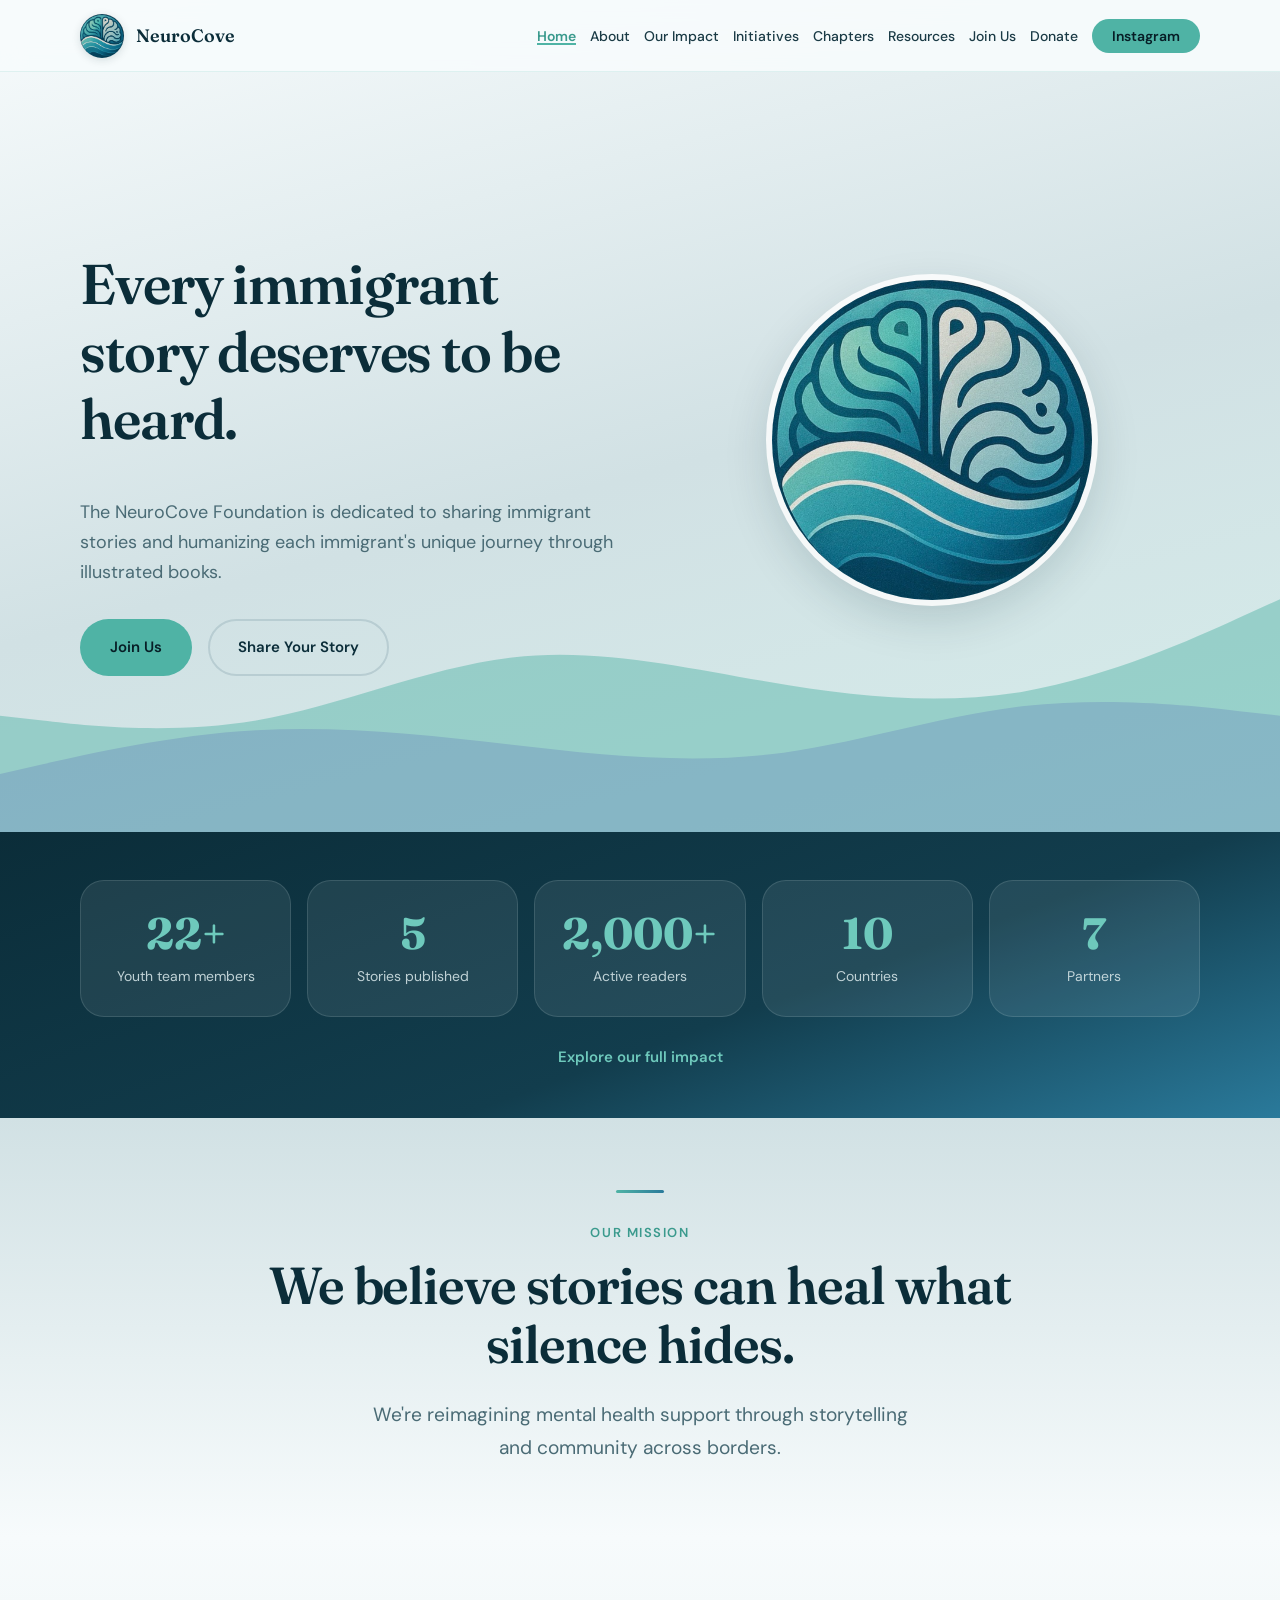
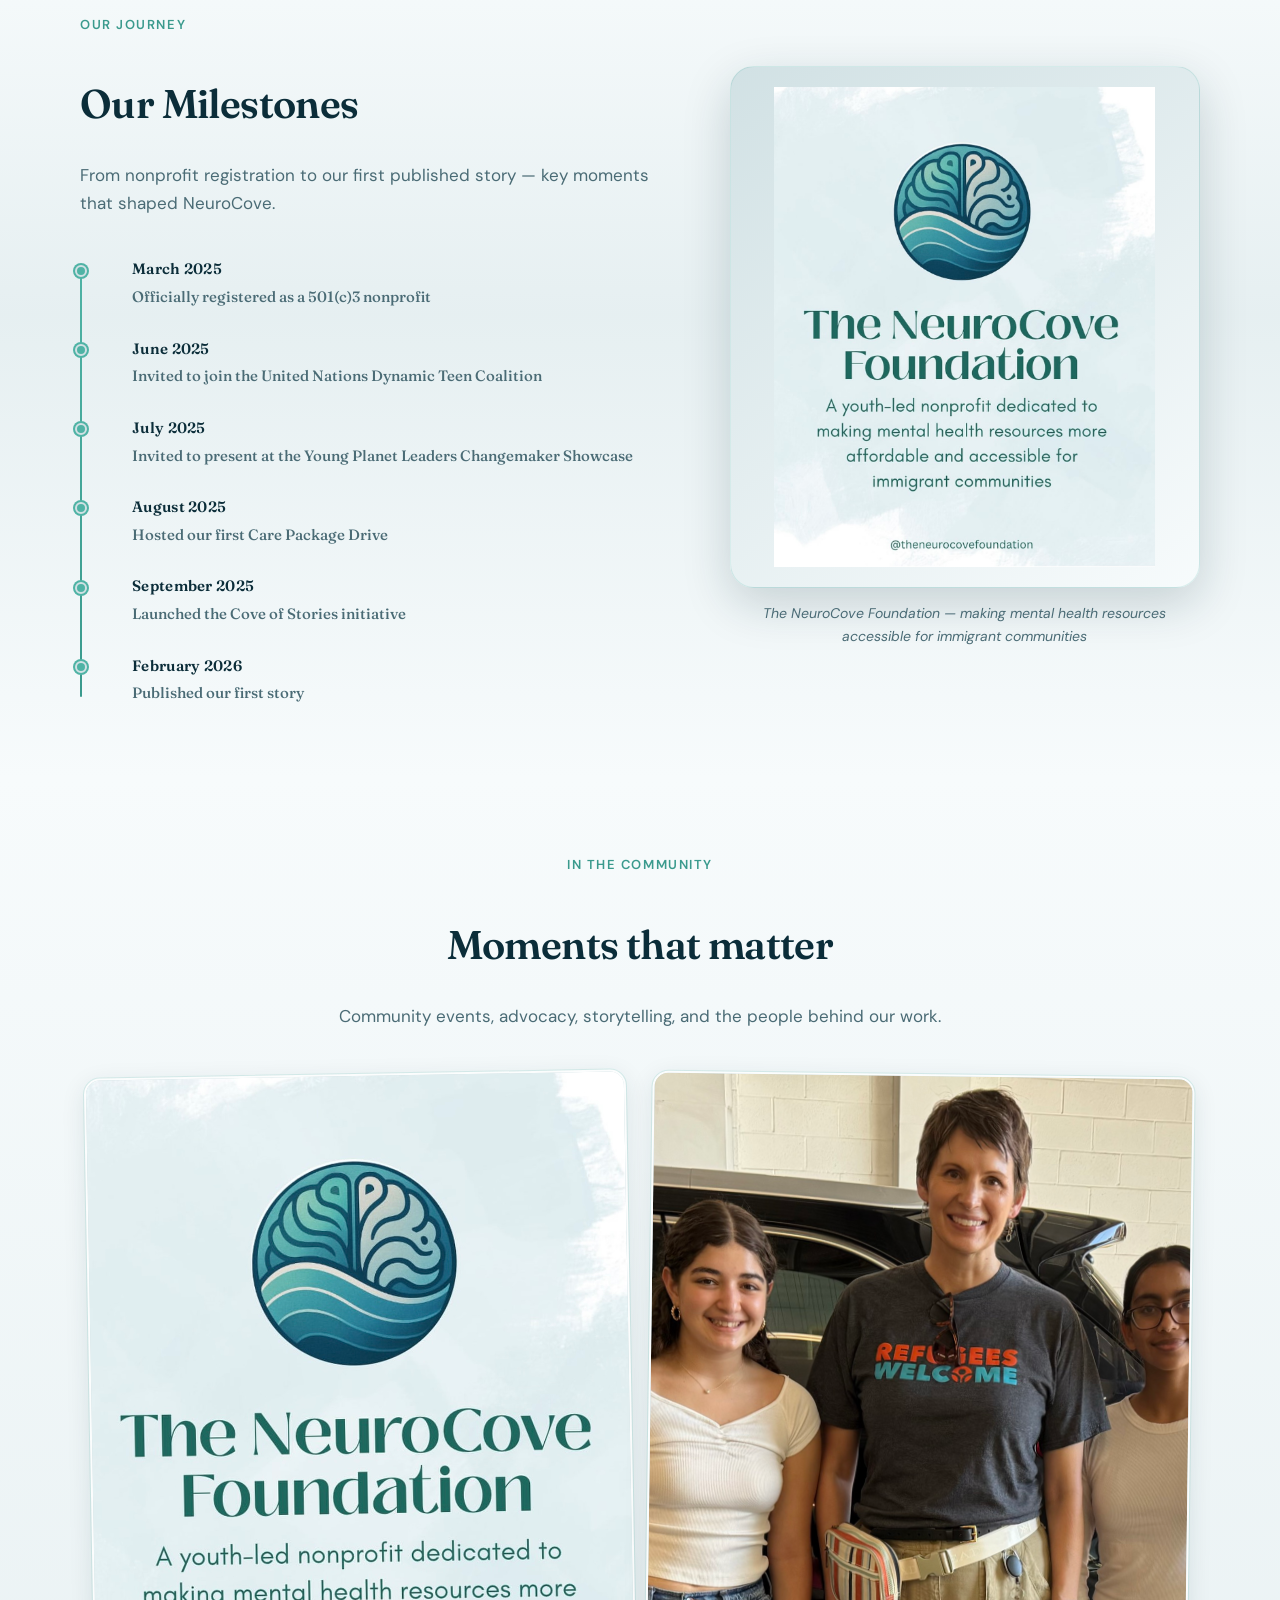
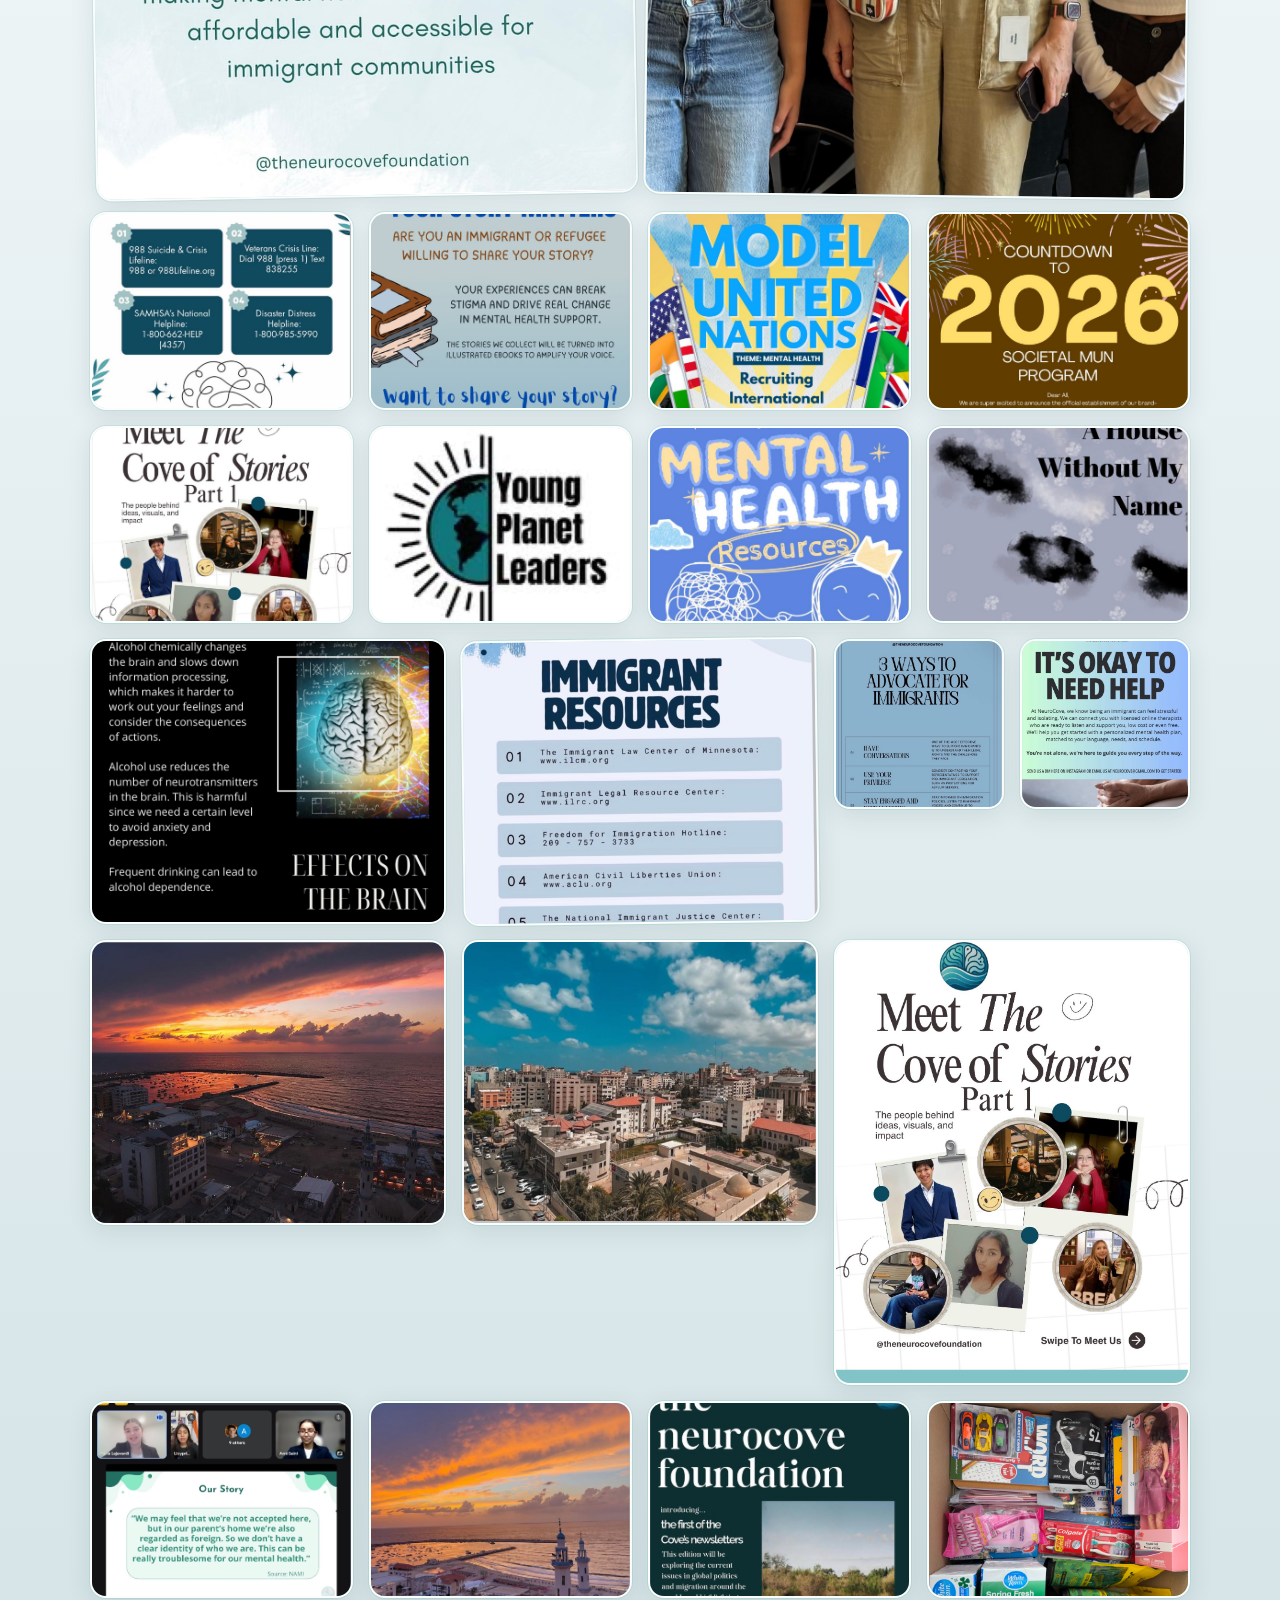
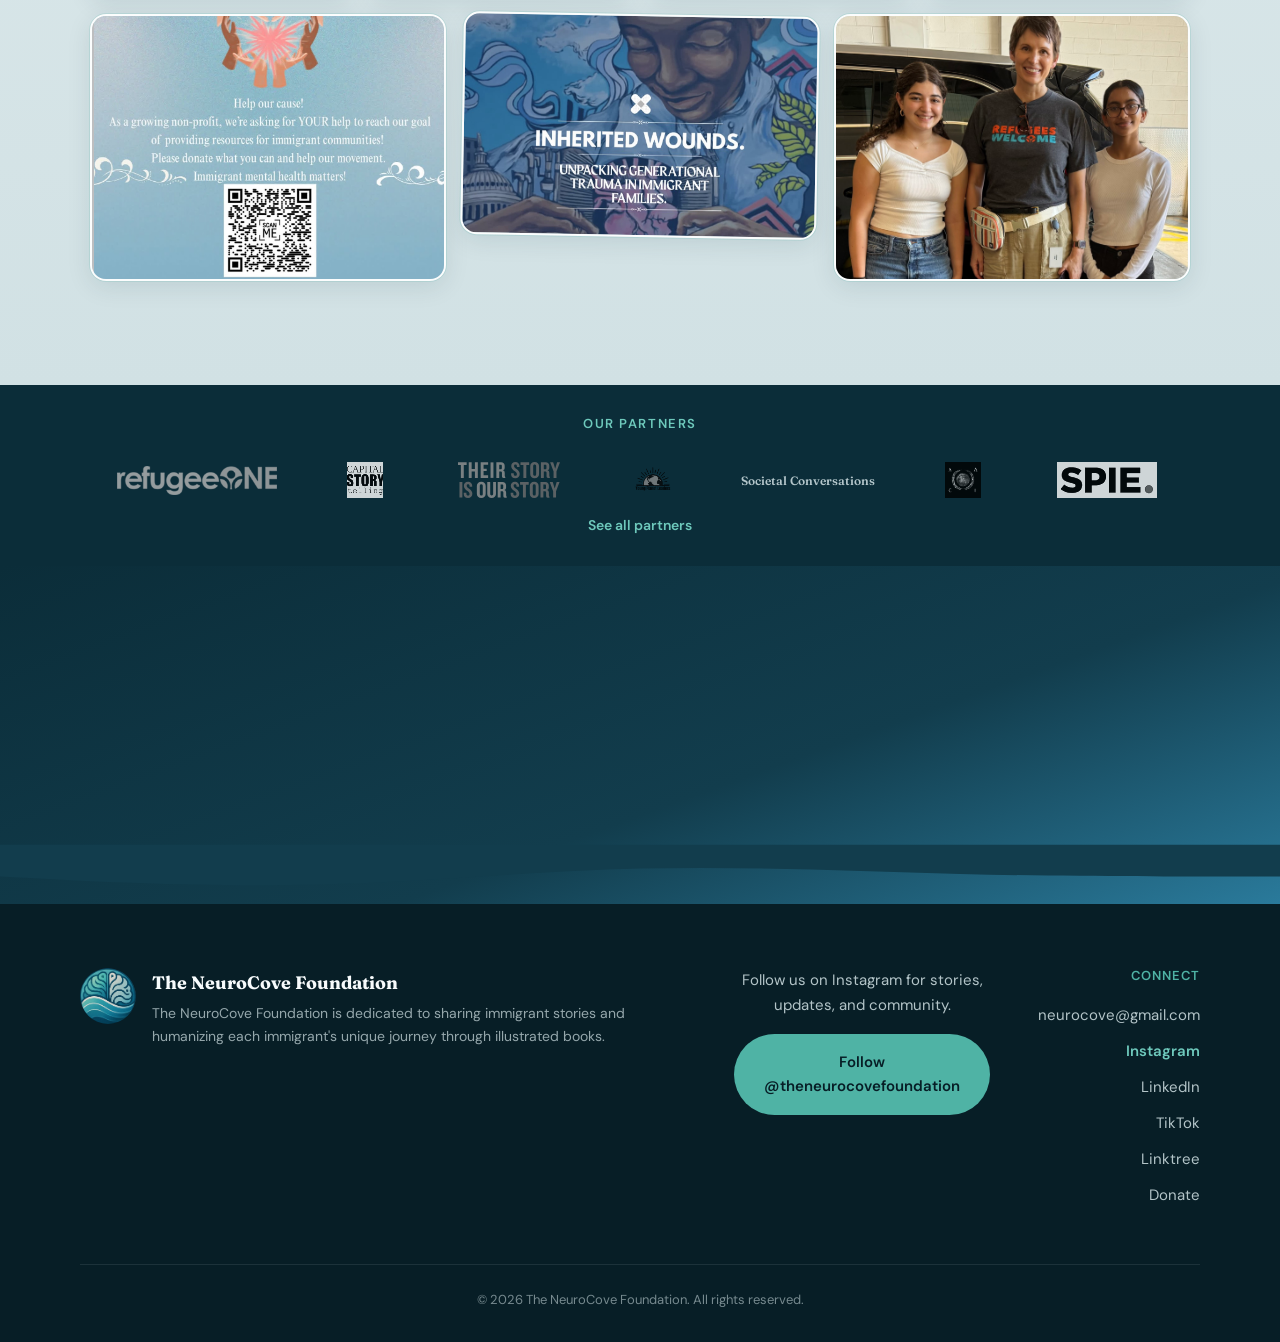
<file: index.html>
<!DOCTYPE html>
<html lang="en">
<head>
  <meta charset="UTF-8">
  <meta name="viewport" content="width=device-width, initial-scale=1.0">
  <meta name="description" content="The NeuroCove Foundation is dedicated to sharing immigrant stories and humanizing each immigrant's unique journey through illustrated books.">
  <title>Home | The NeuroCove Foundation</title>
  <link rel="icon" href="Media/logo.jpg" type="image/jpeg">
  <link rel="preconnect" href="https://fonts.googleapis.com">
  <link rel="preconnect" href="https://fonts.gstatic.com" crossorigin>
  <link href="https://fonts.googleapis.com/css2?family=DM+Sans:ital,opsz,wght@0,9..40,400;0,9..40,500;0,9..40,600;0,9..40,700;1,9..40,400&family=Fraunces:opsz,wght@9..144,500;9..144,600;9..144,700&display=swap" rel="stylesheet">
  <link rel="stylesheet" href="css/styles.css">
</head>
<body>
  <a class="skip-link" href="#main">Skip to content</a>

  <header class="site-header">
    <nav class="nav container" aria-label="Main navigation">
      <a class="nav-brand" href="index.html">
        <img src="Media/logo.jpg" alt="NeuroCove Foundation logo" width="44" height="44">
        <span>NeuroCove</span>
      </a>
      <button class="nav-toggle" type="button" aria-expanded="false" aria-controls="nav-menu" aria-label="Open menu">
        <span></span>
        <span></span>
        <span></span>
      </button>
      <ul class="nav-menu" id="nav-menu">
        <li><a href="index.html" class="is-active" aria-current="page">Home</a></li>
        <li><a href="about.html">About</a></li>
        <li><a href="impact.html">Our Impact</a></li>
        <li><a href="initiatives.html">Initiatives</a></li>
        <li><a href="chapters.html">Chapters</a></li>
        <li><a href="resources.html">Resources</a></li>
        <li><a href="https://linktr.ee/neurocove" target="_blank" rel="noopener noreferrer">Join Us</a></li>
        <li><a href="https://hcb.hackclub.com/donations/start/neurocove" target="_blank" rel="noopener noreferrer">Donate</a></li>
        <li><a class="nav-cta" href="https://www.instagram.com/theneurocovefoundation/" target="_blank" rel="noopener noreferrer">Instagram</a></li>
      </ul>
    </nav>
  </header>

  <main id="main">
    <section class="hero">
      <div class="hero-bg" aria-hidden="true">
        <svg class="hero-waves" viewBox="0 0 1440 320" preserveAspectRatio="none">
          <path fill="var(--teal)" d="M0,192L48,197.3C96,203,192,213,288,197.3C384,181,480,139,576,128C672,117,768,139,864,154.7C960,171,1056,181,1152,165.3C1248,149,1344,107,1392,85.3L1440,64L1440,320L1392,320C1344,320,1248,320,1152,320C1056,320,960,320,864,320C768,320,672,320,576,320C480,320,384,320,288,320C192,320,96,320,48,320L0,320Z"></path>
          <path fill="var(--blue)" d="M0,256L48,245.3C96,235,192,213,288,208C384,203,480,213,576,224C672,235,768,245,864,234.7C960,224,1056,192,1152,181.3C1248,171,1344,181,1392,186.7L1440,192L1440,320L1392,320C1344,320,1248,320,1152,320C1056,320,960,320,864,320C768,320,672,320,576,320C480,320,384,320,288,320C192,320,96,320,48,320L0,320Z"></path>
        </svg>
      </div>
      <div class="container hero-content">
        <div class="hero-text">
          <h1>Every immigrant story deserves to be heard.</h1>
          <p class="hero-lead">
            The NeuroCove Foundation is dedicated to sharing immigrant stories and humanizing each immigrant's unique journey through illustrated books.
          </p>
          <div class="hero-actions">
            <a class="btn btn-primary" href="https://linktr.ee/neurocove" target="_blank" rel="noopener noreferrer">Join Us</a>
            <a class="btn btn-secondary" href="https://docs.google.com/forms/d/e/1FAIpQLSeDtsfm2Mtpd13PctpxCeDg3UUZ2gRRf7dB08yzsV5TsFt91w/viewform" target="_blank" rel="noopener noreferrer">Share Your Story</a>
          </div>
        </div>
        <div class="hero-logo">
          <img src="Media/logo.jpg" alt="NeuroCove Foundation logo with a stylized brain and ocean waves" width="320" height="320">
        </div>
      </div>
    </section>

    <section class="stats-section stats-section--home" aria-label="Impact at a glance">
      <div class="container">
        <div class="stats-grid reveal">
          <div class="stat-card">
            <span class="stat-number">22+</span>
            <span class="stat-label">Youth team members</span>
          </div>
          <div class="stat-card">
            <span class="stat-number">5</span>
            <span class="stat-label">Stories published</span>
          </div>
          <div class="stat-card">
            <span class="stat-number">2,000+</span>
            <span class="stat-label">Active readers</span>
          </div>
          <div class="stat-card">
            <span class="stat-number">10</span>
            <span class="stat-label">Countries</span>
          </div>
          <div class="stat-card">
            <span class="stat-number">7</span>
            <span class="stat-label">Partners</span>
          </div>
        </div>
        <p class="stats-home-link reveal"><a href="impact.html">Explore our full impact</a></p>
      </div>
    </section>

    <section class="section section--home mission-statement">
      <div class="container mission-statement-inner reveal">
        <p class="eyebrow">Our Mission</p>
        <blockquote class="mission-statement-quote">
          <p>We believe stories can heal what silence hides.</p>
        </blockquote>
        <p class="mission-statement-sub">We're reimagining mental health support through storytelling and community across borders.</p>
      </div>
    </section>

    <section class="section section--home timeline-section" aria-labelledby="timeline-heading">
      <div class="container">
        <div class="timeline-layout reveal">
          <div class="timeline-content">
            <div class="section-header timeline-header">
              <p class="eyebrow">Our Journey</p>
              <h2 id="timeline-heading">Our Milestones</h2>
              <p class="section-sub">From nonprofit registration to our first published story — key moments that shaped NeuroCove.</p>
            </div>
            <ol class="timeline timeline--split">
              <li class="timeline-item">
                <time class="timeline-date" datetime="2025-03">March 2025</time>
                <p class="timeline-headline">Officially registered as a 501(c)3 nonprofit</p>
              </li>
              <li class="timeline-item">
                <time class="timeline-date" datetime="2025-06">June 2025</time>
                <p class="timeline-headline">Invited to join the United Nations Dynamic Teen Coalition</p>
              </li>
              <li class="timeline-item">
                <time class="timeline-date" datetime="2025-07">July 2025</time>
                <p class="timeline-headline">Invited to present at the Young Planet Leaders Changemaker Showcase</p>
              </li>
              <li class="timeline-item">
                <time class="timeline-date" datetime="2025-08">August 2025</time>
                <p class="timeline-headline">Hosted our first Care Package Drive</p>
              </li>
              <li class="timeline-item">
                <time class="timeline-date" datetime="2025-09">September 2025</time>
                <p class="timeline-headline">Launched the Cove of Stories initiative</p>
              </li>
              <li class="timeline-item">
                <time class="timeline-date" datetime="2026-02">February 2026</time>
                <p class="timeline-headline">Published our first story</p>
              </li>
            </ol>
          </div>
          <figure class="timeline-visual">
            <div class="timeline-visual-frame">
              <img src="Media/IMG_4200.jpg" alt="The NeuroCove Foundation — youth-led nonprofit for immigrant mental health access" width="540" height="540" loading="lazy">
            </div>
            <figcaption class="timeline-visual-caption">The NeuroCove Foundation — making mental health resources accessible for immigrant communities</figcaption>
          </figure>
        </div>
      </div>
    </section>

    <section class="section section--home media-section">
      <div class="container">
        <div class="section-header reveal">
          <p class="eyebrow">In the Community</p>
          <h2>Moments that matter</h2>
          <p class="section-sub">Community events, advocacy, storytelling, and the people behind our work.</p>
        </div>
        <div class="media-collage reveal" aria-label="Photo collage of NeuroCove community moments">
          <!-- Featured heroes: advocacy milestones -->
          <figure class="media-collage-piece media-collage-piece--1" data-cluster="advocacy">
            <img src="Media/IMG_4200.jpg" alt="The NeuroCove Foundation — youth-led nonprofit for immigrant mental health access" loading="lazy">
          </figure>
          <figure class="media-collage-piece media-collage-piece--2" data-cluster="team">
            <img src="Media/drive-img_9567.jpg" alt="NeuroCove volunteers at a care package drive" loading="lazy">
          </figure>
          <!-- Events & storytelling -->
          <figure class="media-collage-piece media-collage-piece--3" data-cluster="events">
            <img src="Media/IMG_4204.jpg" alt="Storytelling session highlighting immigrant voices" loading="lazy">
          </figure>
          <figure class="media-collage-piece media-collage-piece--4" data-cluster="events">
            <img src="Media/IMG_4201.jpg" alt="Launch celebration for the Cove of Stories initiative" loading="lazy">
          </figure>
          <figure class="media-collage-piece media-collage-piece--5" data-cluster="events">
            <img src="Media/IMG_4205.jpg" alt="NeuroCove representatives at the UN Dynamic Teen Coalition" loading="lazy">
          </figure>
          <figure class="media-collage-piece media-collage-piece--6" data-cluster="events">
            <img src="Media/IMG_4206.jpg" alt="Volunteers assembling care packages for families in need" loading="lazy">
          </figure>
          <!-- Community programs -->
          <figure class="media-collage-piece media-collage-piece--7" data-cluster="community">
            <img src="Media/IMG_4207.jpg" alt="NeuroCove community event with youth participants" loading="lazy">
          </figure>
          <figure class="media-collage-piece media-collage-piece--8" data-cluster="community">
            <img src="Media/community-outreach.jpg" alt="Community outreach event with NeuroCove volunteers" loading="lazy">
          </figure>
          <figure class="media-collage-piece media-collage-piece--9" data-cluster="community">
            <img src="Media/IMG_4208.jpg" alt="NeuroCove partnership event with community organizations" loading="lazy">
          </figure>
          <figure class="media-collage-piece media-collage-piece--10" data-cluster="community">
            <img src="Media/IMG_4210.jpg" alt="Volunteers at a NeuroCove community event" loading="lazy">
          </figure>
          <!-- Team -->
          <figure class="media-collage-piece media-collage-piece--11" data-cluster="team">
            <img src="Media/team-workshop.jpg" alt="NeuroCove team workshop on storytelling and advocacy" loading="lazy">
          </figure>
          <figure class="media-collage-piece media-collage-piece--12" data-cluster="advocacy">
            <img src="Media/IMG_4211.jpg" alt="Young Planet Leaders changemaker showcase with NeuroCove" loading="lazy">
          </figure>
          <figure class="media-collage-piece media-collage-piece--13" data-cluster="team">
            <img src="Media/IMG_4212.jpg" alt="Team members collaborating on a project" loading="lazy">
          </figure>
          <figure class="media-collage-piece media-collage-piece--14" data-cluster="team">
            <img src="Media/IMG_4214.jpg" alt="NeuroCove team meeting and planning session" loading="lazy">
          </figure>
          <!-- Advocacy graphics -->
          <figure class="media-collage-piece media-collage-piece--15" data-cluster="advocacy">
            <img src="Media/IMG_4215.jpg" alt="Graphic promoting immigrant stories and mental health advocacy" loading="lazy">
          </figure>
          <figure class="media-collage-piece media-collage-piece--16" data-cluster="advocacy">
            <img src="Media/IMG_4216.jpg" alt="Mental health advocacy graphic from NeuroCove" loading="lazy">
          </figure>
          <figure class="media-collage-piece media-collage-piece--17" data-cluster="events">
            <img src="Media/cove-of-stories.jpg" alt="Meet the Cove of Stories illustrated team collage" loading="lazy">
          </figure>
          <!-- Community moments (event photography) -->
          <figure class="media-collage-piece media-collage-piece--18" data-cluster="community">
            <img src="Media/IMG_3464.jpg" alt="Community photo from a NeuroCove event" loading="lazy">
          </figure>
          <figure class="media-collage-piece media-collage-piece--19" data-cluster="community">
            <img src="Media/IMG_4217.jpg" alt="Youth participants at a NeuroCove gathering" loading="lazy">
          </figure>
          <figure class="media-collage-piece media-collage-piece--20" data-cluster="community">
            <img src="Media/IMG_4218.jpg" alt="Team members at a community workshop" loading="lazy">
          </figure>
          <figure class="media-collage-piece media-collage-piece--21" data-cluster="community">
            <img src="Media/IMG_9491.JPG" alt="NeuroCove volunteers at a local event" loading="lazy">
          </figure>
          <figure class="media-collage-piece media-collage-piece--22" data-cluster="community">
            <img src="Media/IMG_4219.jpg" alt="Community members connecting at a NeuroCove program" loading="lazy">
          </figure>
          <figure class="media-collage-piece media-collage-piece--23" data-cluster="community">
            <img src="Media/IMG_4220.jpg" alt="Group photo from a NeuroCove outreach event" loading="lazy">
          </figure>
          <figure class="media-collage-piece media-collage-piece--24" data-cluster="community">
            <img src="Media/drive-img_9567.jpg" alt="NeuroCove team and community at an outdoor event" loading="lazy">
          </figure>
        </div>
      </div>
    </section>

    <section class="partners-strip" aria-labelledby="partners-strip-heading">
      <div class="container partners-strip-inner">
        <p class="eyebrow" id="partners-strip-heading">Our Partners</p>
        <div class="partners-strip-logos">
          <a href="https://www.refugeeone.org" target="_blank" rel="noopener noreferrer">
            <img src="Media/partners/refugeeone.png" alt="RefugeeOne" width="250" height="45" loading="lazy">
          </a>
          <a href="https://capitalstorytelling.com" target="_blank" rel="noopener noreferrer">
            <img src="Media/partners/capital-storytelling.jpg" alt="Capital Storytelling" width="270" height="270" loading="lazy">
          </a>
          <a href="https://tsosrefugees.org" target="_blank" rel="noopener noreferrer">
            <img src="Media/partners/their-story-is-our-story.svg" alt="Their Story is Our Story" width="192" height="68" loading="lazy">
          </a>
          <a href="https://youngplanetleaders.org" target="_blank" rel="noopener noreferrer">
            <img src="Media/partners/young-planet-leaders.png" alt="Young Planet Leaders" width="270" height="270" loading="lazy">
          </a>
          <span class="partners-strip-wordmark" title="Societal Conversations">Societal Conversations</span>
          <a href="https://www.dynamicteencoalition.org" target="_blank" rel="noopener noreferrer">
            <img src="Media/partners/un-dtc.jpg" alt="United Nations Dynamic Teen Coalition logo" width="225" height="225" loading="lazy">
          </a>
          <a href="https://www.ssip.org" target="_blank" rel="noopener noreferrer">
            <img src="Media/partners/ssip.png" alt="Southwest Suburban Immigrant Project" width="184" height="66" loading="lazy">
          </a>
        </div>
        <a class="partners-strip-link" href="impact.html#partners">See all partners</a>
      </div>
    </section>

    <section class="section section--home instagram-promo instagram-promo--home">
      <div class="container instagram-promo-inner">
        <div class="instagram-promo-content reveal">
          <p class="eyebrow">Stay Connected</p>
          <h2>Follow the journey on Instagram</h2>
          <p>Behind-the-scenes updates, story releases, and community moments from @theneurocovefoundation.</p>
          <div class="instagram-preview" aria-hidden="true">
            <img src="Media/IMG_4221.jpg" alt="" loading="lazy" width="120" height="120">
            <img src="Media/IMG_4222.jpg" alt="" loading="lazy" width="120" height="120">
            <img src="Media/IMG_4223.jpg" alt="" loading="lazy" width="120" height="120">
            <img src="Media/IMG_4225.jpg" alt="" loading="lazy" width="120" height="120">
            <img src="Media/IMG_4226.jpg" alt="" loading="lazy" width="120" height="120">
            <img src="Media/team-workshop.jpg" alt="" loading="lazy" width="120" height="120">
          </div>
        </div>
        <a class="btn btn-instagram btn-lg reveal" href="https://www.instagram.com/theneurocovefoundation/" target="_blank" rel="noopener noreferrer">Follow on Instagram</a>
      </div>
    </section>

  </main>

  <footer class="site-footer">
    <div class="footer-waves" aria-hidden="true">
      <svg viewBox="0 0 1440 120" preserveAspectRatio="none">
        <path fill="var(--navy-light)" d="M0,64L60,69.3C120,75,240,85,360,80C480,75,600,53,720,48C840,43,960,53,1080,58.7C1200,64,1320,64,1380,64L1440,64L1440,0L1380,0C1320,0,1200,0,1080,0C960,0,840,0,720,0C600,0,480,0,360,0C240,0,120,0,60,0L0,0Z"></path>
      </svg>
    </div>
    <div class="container footer-content">
      <div class="footer-brand">
        <img src="Media/logo.jpg" alt="NeuroCove Foundation logo" width="56" height="56">
        <div>
          <strong>The NeuroCove Foundation</strong>
          <p>The NeuroCove Foundation is dedicated to sharing immigrant stories and humanizing each immigrant's unique journey through illustrated books.</p>
        </div>
      </div>
      <div class="footer-instagram">
        <p>Follow us on Instagram for stories, updates, and community.</p>
        <a class="btn btn-instagram" href="https://www.instagram.com/theneurocovefoundation/" target="_blank" rel="noopener noreferrer">Follow @theneurocovefoundation</a>
      </div>
      <div class="footer-links">
        <h4>Connect</h4>
        <ul>
          <li><a href="mailto:neurocove@gmail.com">neurocove@gmail.com</a></li>
          <li><a class="footer-link-instagram" href="https://www.instagram.com/theneurocovefoundation/" target="_blank" rel="noopener noreferrer">Instagram</a></li>
          <li><a href="https://www.linkedin.com/company/the-neurocove-foundation/" target="_blank" rel="noopener noreferrer">LinkedIn</a></li>
          <li><a href="https://www.tiktok.com/@theneurocovefoundation?_r=1&_t=ZP-97dBEdnZQJ4" target="_blank" rel="noopener noreferrer">TikTok</a></li>
          <li><a href="https://linktr.ee/neurocove" target="_blank" rel="noopener noreferrer">Linktree</a></li>
          <li><a href="https://hcb.hackclub.com/donations/start/neurocove" target="_blank" rel="noopener noreferrer">Donate</a></li>
        </ul>
      </div>
    </div>
    <div class="footer-bottom container">
      <p>&copy; <span id="year"></span> The NeuroCove Foundation. All rights reserved.</p>
    </div>
  </footer>

  <script src="js/main.js"></script>
</body>
</html>
</file>
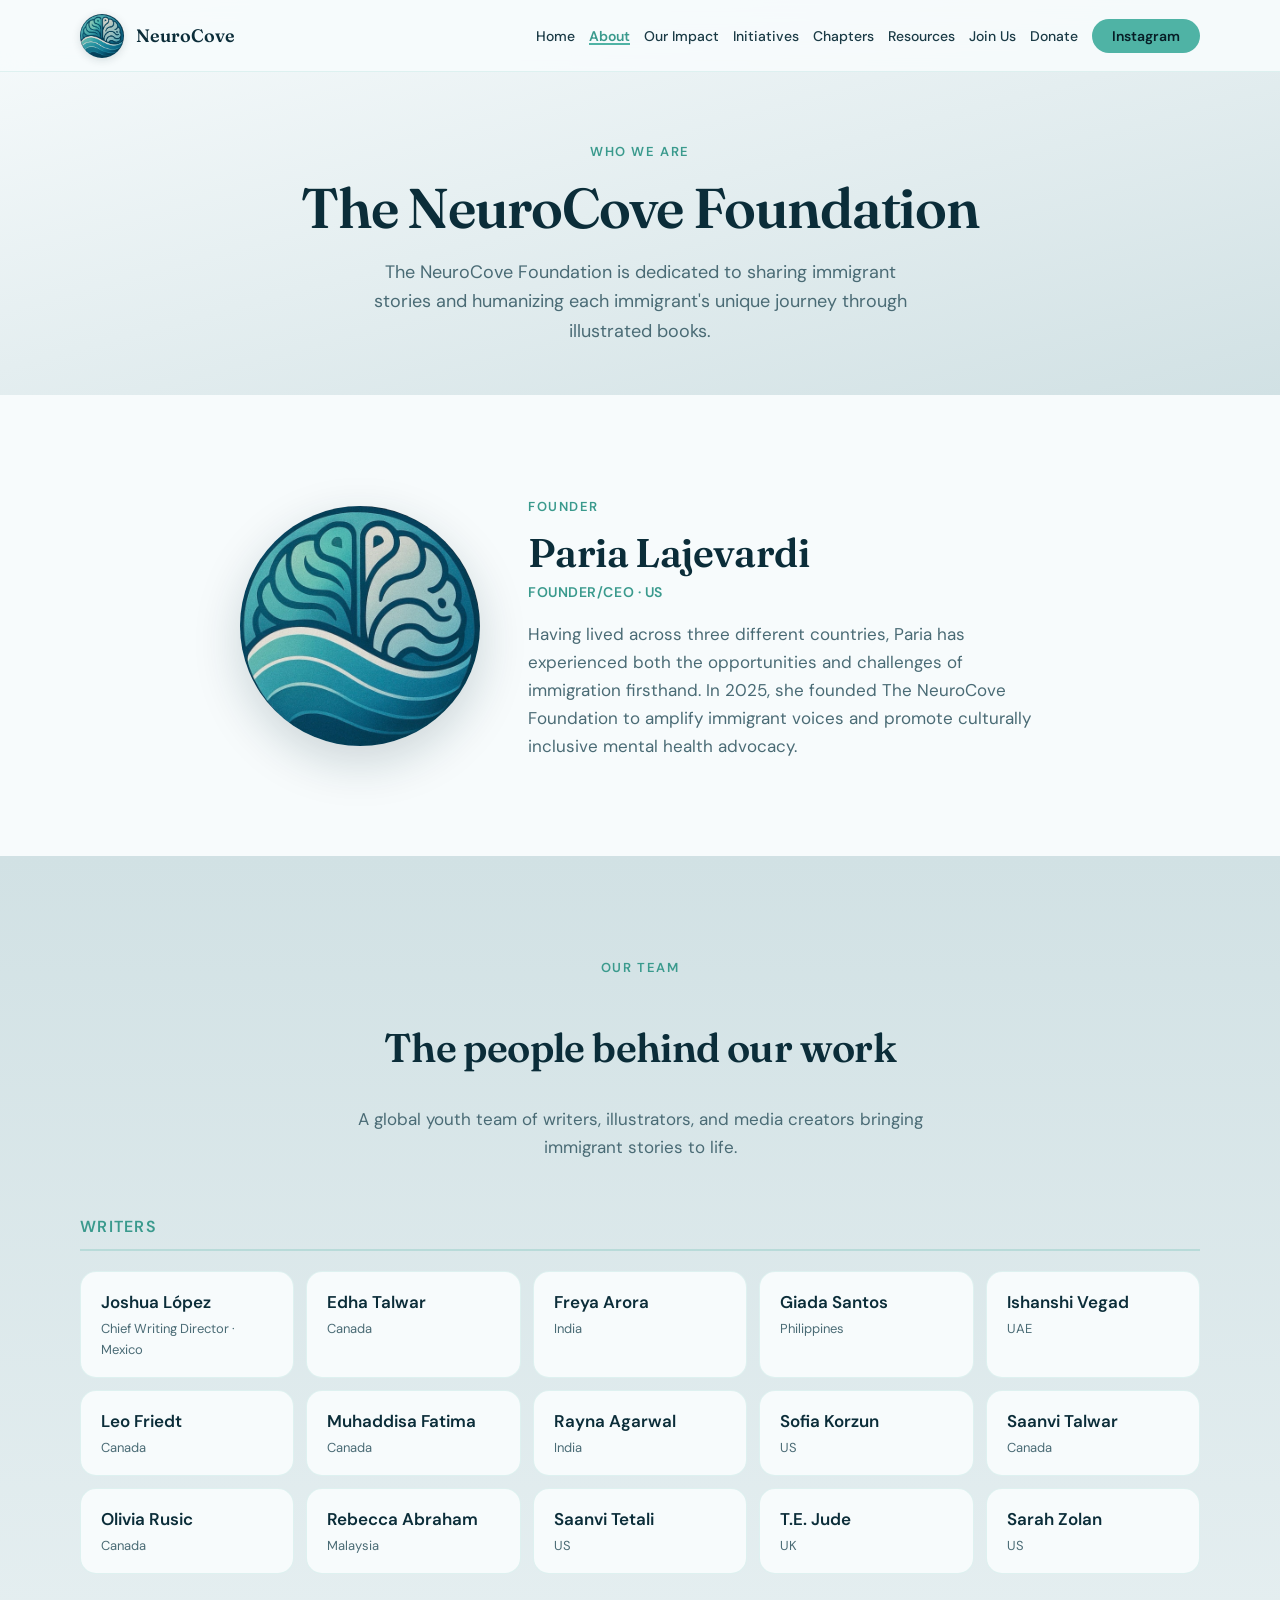
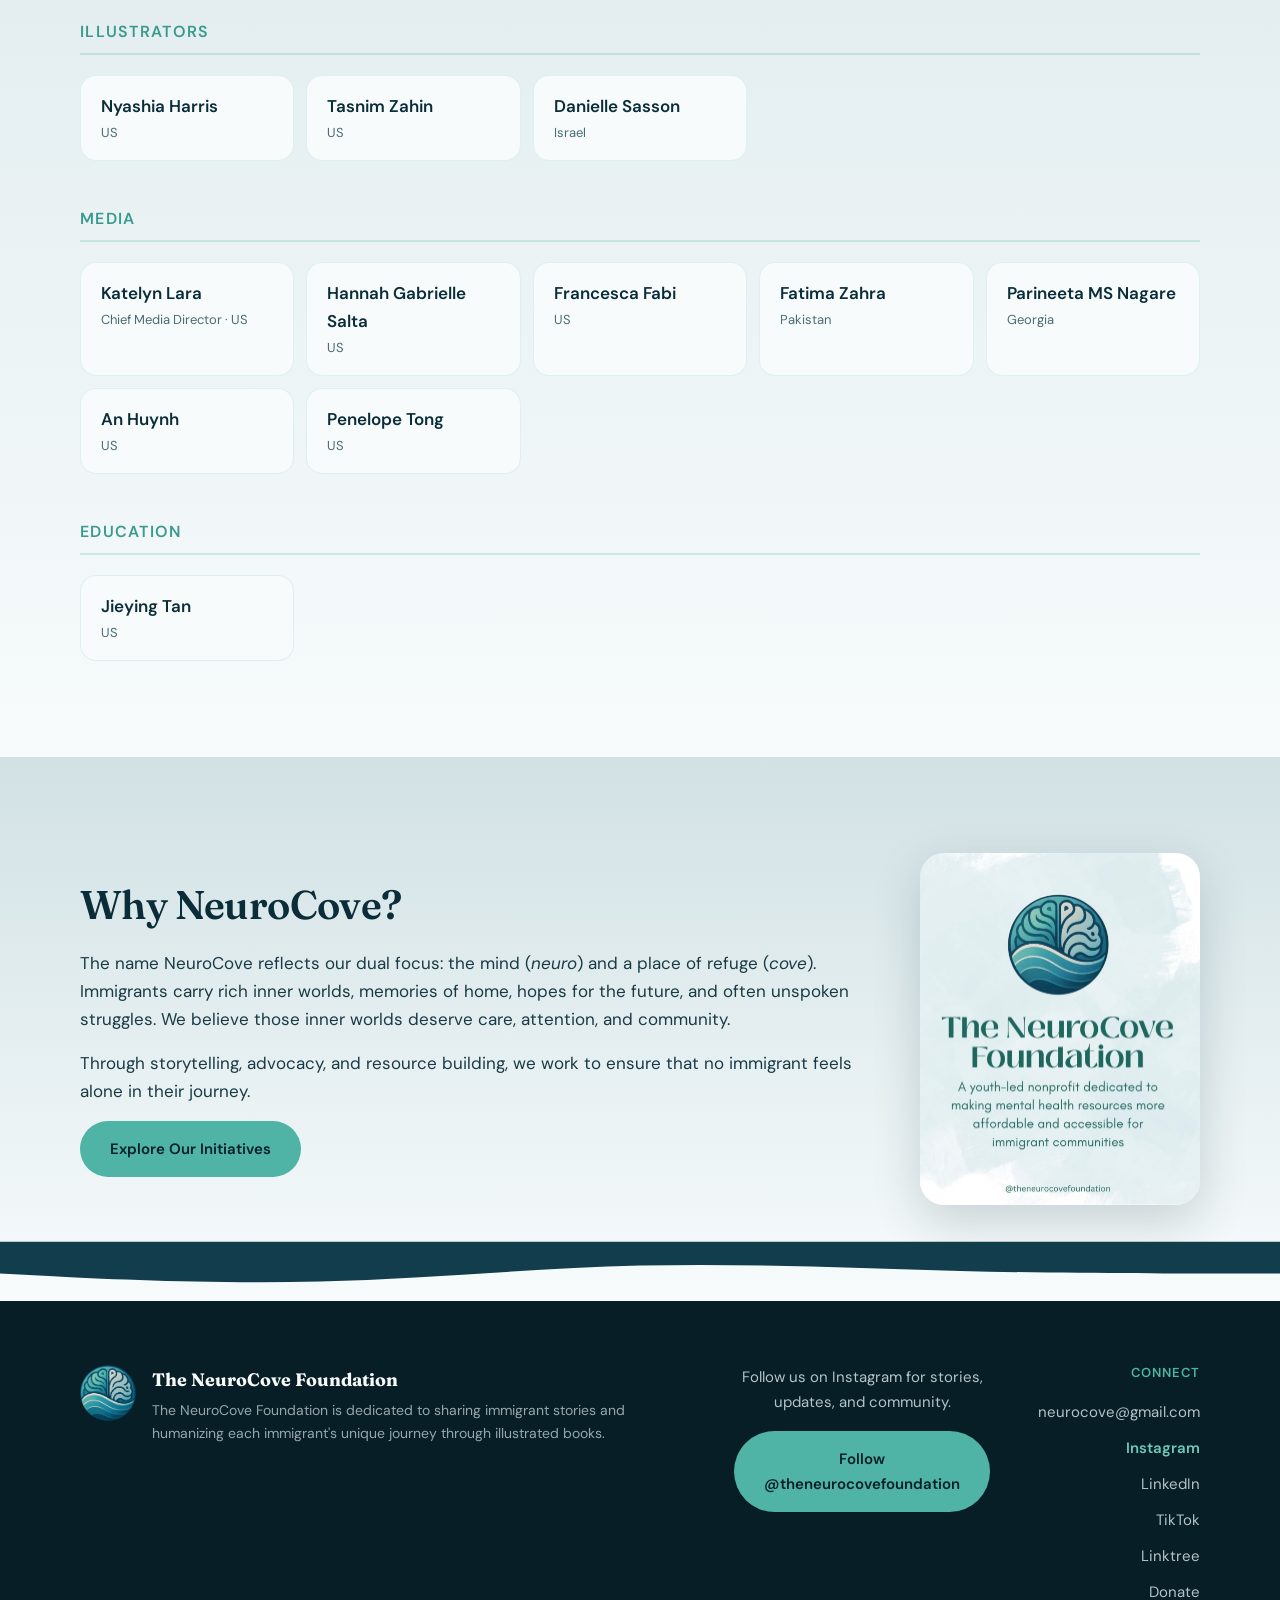
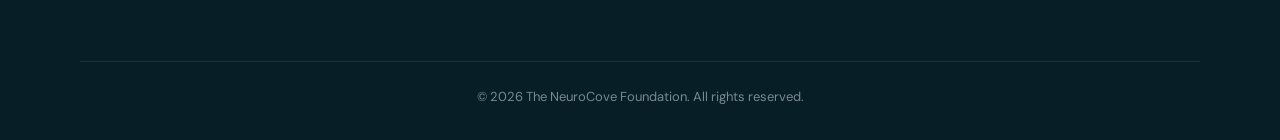
<file: about.html>
<!DOCTYPE html>
<html lang="en">
<head>
  <meta charset="UTF-8">
  <meta name="viewport" content="width=device-width, initial-scale=1.0">
  <meta name="description" content="Meet the founder and team behind The NeuroCove Foundation, a youth-led organization amplifying immigrant voices worldwide.">
  <title>About | The NeuroCove Foundation</title>
  <link rel="icon" href="Media/logo.jpg" type="image/jpeg">
  <link rel="preconnect" href="https://fonts.googleapis.com">
  <link rel="preconnect" href="https://fonts.gstatic.com" crossorigin>
  <link href="https://fonts.googleapis.com/css2?family=DM+Sans:ital,opsz,wght@0,9..40,400;0,9..40,500;0,9..40,600;0,9..40,700;1,9..40,400&family=Fraunces:opsz,wght@9..144,500;9..144,600;9..144,700&display=swap" rel="stylesheet">
  <link rel="stylesheet" href="css/styles.css">
</head>
<body>
  <a class="skip-link" href="#main">Skip to content</a>

  <header class="site-header">
    <nav class="nav container" aria-label="Main navigation">
      <a class="nav-brand" href="index.html">
        <img src="Media/logo.jpg" alt="NeuroCove Foundation logo" width="44" height="44">
        <span>NeuroCove</span>
      </a>
      <button class="nav-toggle" type="button" aria-expanded="false" aria-controls="nav-menu" aria-label="Open menu">
        <span></span>
        <span></span>
        <span></span>
      </button>
      <ul class="nav-menu" id="nav-menu">
        <li><a href="index.html">Home</a></li>
        <li><a href="about.html" class="is-active" aria-current="page">About</a></li>
        <li><a href="impact.html">Our Impact</a></li>
        <li><a href="initiatives.html">Initiatives</a></li>
        <li><a href="chapters.html">Chapters</a></li>
        <li><a href="resources.html">Resources</a></li>
        <li><a href="https://linktr.ee/neurocove" target="_blank" rel="noopener noreferrer">Join Us</a></li>
        <li><a href="https://hcb.hackclub.com/donations/start/neurocove" target="_blank" rel="noopener noreferrer">Donate</a></li>
        <li><a class="nav-cta" href="https://www.instagram.com/theneurocovefoundation/" target="_blank" rel="noopener noreferrer">Instagram</a></li>
      </ul>
    </nav>
  </header>

  <main id="main">
    <section class="page-hero">
      <div class="container">
        <p class="eyebrow">Who We Are</p>
        <h1>The NeuroCove Foundation</h1>
        <p class="page-hero-lead">The NeuroCove Foundation is dedicated to sharing immigrant stories and humanizing each immigrant's unique journey through illustrated books.</p>
      </div>
    </section>

    <section class="section founder-section">
      <div class="container founder-inner">
        <div class="founder-visual">
          <img src="Media/logo.jpg" alt="NeuroCove Foundation logo with a stylized brain and ocean waves" width="240" height="240">
        </div>
        <div class="founder-content">
          <p class="eyebrow">Founder</p>
          <h2>Paria Lajevardi</h2>
          <p class="founder-role">Founder/CEO &middot; US</p>
          <p>Having lived across three different countries, Paria has experienced both the opportunities and challenges of immigration firsthand. In 2025, she founded The NeuroCove Foundation to amplify immigrant voices and promote culturally inclusive mental health advocacy.</p>
        </div>
      </div>
    </section>

    <section class="section team-section">
      <div class="container">
        <div class="section-header">
          <p class="eyebrow">Our Team</p>
          <h2>The people behind our work</h2>
          <p class="section-sub">A global youth team of writers, illustrators, and media creators bringing immigrant stories to life.</p>
        </div>

        <div class="team-group">
          <h3 class="team-group-title">Writers</h3>
          <ul class="team-grid">
            <li class="team-member"><span class="team-name">Joshua López</span><span class="team-location">Chief Writing Director &middot; Mexico</span></li>
            <li class="team-member"><span class="team-name">Edha Talwar</span><span class="team-location">Canada</span></li>
            <li class="team-member"><span class="team-name">Freya Arora</span><span class="team-location">India</span></li>
            <li class="team-member"><span class="team-name">Giada Santos</span><span class="team-location">Philippines</span></li>
            <li class="team-member"><span class="team-name">Ishanshi Vegad</span><span class="team-location">UAE</span></li>
            <li class="team-member"><span class="team-name">Leo Friedt</span><span class="team-location">Canada</span></li>
            <li class="team-member"><span class="team-name">Muhaddisa Fatima</span><span class="team-location">Canada</span></li>
            <li class="team-member"><span class="team-name">Rayna Agarwal</span><span class="team-location">India</span></li>
            <li class="team-member"><span class="team-name">Sofia Korzun</span><span class="team-location">US</span></li>
            <li class="team-member"><span class="team-name">Saanvi Talwar</span><span class="team-location">Canada</span></li>
            <li class="team-member"><span class="team-name">Olivia Rusic</span><span class="team-location">Canada</span></li>
            <li class="team-member"><span class="team-name">Rebecca Abraham</span><span class="team-location">Malaysia</span></li>
            <li class="team-member"><span class="team-name">Saanvi Tetali</span><span class="team-location">US</span></li>
            <li class="team-member"><span class="team-name">T.E. Jude</span><span class="team-location">UK</span></li>
            <li class="team-member"><span class="team-name">Sarah Zolan</span><span class="team-location">US</span></li>
          </ul>
        </div>

        <div class="team-group">
          <h3 class="team-group-title">Illustrators</h3>
          <ul class="team-grid">
            <li class="team-member"><span class="team-name">Nyashia Harris</span><span class="team-location">US</span></li>
            <li class="team-member"><span class="team-name">Tasnim Zahin</span><span class="team-location">US</span></li>
            <li class="team-member"><span class="team-name">Danielle Sasson</span><span class="team-location">Israel</span></li>
          </ul>
        </div>

        <div class="team-group">
          <h3 class="team-group-title">Media</h3>
          <ul class="team-grid">
            <li class="team-member"><span class="team-name">Katelyn Lara</span><span class="team-location">Chief Media Director &middot; US</span></li>
            <li class="team-member"><span class="team-name">Hannah Gabrielle Salta</span><span class="team-location">US</span></li>
            <li class="team-member"><span class="team-name">Francesca Fabi</span><span class="team-location">US</span></li>
            <li class="team-member"><span class="team-name">Fatima Zahra</span><span class="team-location">Pakistan</span></li>
            <li class="team-member"><span class="team-name">Parineeta MS Nagare</span><span class="team-location">Georgia</span></li>
            <li class="team-member"><span class="team-name">An Huynh</span><span class="team-location">US</span></li>
            <li class="team-member"><span class="team-name">Penelope Tong</span><span class="team-location">US</span></li>
          </ul>
        </div>

         <div class="team-group">
          <h3 class="team-group-title">Education</h3>
          <ul class="team-grid">
            <li class="team-member"><span class="team-name">Jieying Tan</span><span class="team-location">US</span></li>
      </div>
    </div>
  </section>

    <section class="section about-extra">
      <div class="container about-extra-inner">
        <div class="about-extra-text">
          <h2>Why NeuroCove?</h2>
          <p>
            The name NeuroCove reflects our dual focus: the mind (<em>neuro</em>) and a place of refuge (<em>cove</em>). Immigrants carry rich inner worlds, memories of home, hopes for the future, and often unspoken struggles. We believe those inner worlds deserve care, attention, and community.
          </p>
          <p>
            Through storytelling, advocacy, and resource building, we work to ensure that no immigrant feels alone in their journey.
          </p>
          <a class="btn btn-primary" href="initiatives.html">Explore Our Initiatives</a>
        </div>
        <div class="about-extra-visual">
          <img src="Media/IMG_4200.jpg" alt="NeuroCove Foundation team at a community event, August 2025" width="320" height="320" loading="lazy">
        </div>
      </div>
    </section>
  </main>

  <footer class="site-footer">
    <div class="footer-waves" aria-hidden="true">
      <svg viewBox="0 0 1440 120" preserveAspectRatio="none">
        <path fill="var(--navy-light)" d="M0,64L60,69.3C120,75,240,85,360,80C480,75,600,53,720,48C840,43,960,53,1080,58.7C1200,64,1320,64,1380,64L1440,64L1440,0L1380,0C1320,0,1200,0,1080,0C960,0,840,0,720,0C600,0,480,0,360,0C240,0,120,0,60,0L0,0Z"></path>
      </svg>
    </div>
    <div class="container footer-content">
      <div class="footer-brand">
        <img src="Media/logo.jpg" alt="NeuroCove Foundation logo" width="56" height="56">
        <div>
          <strong>The NeuroCove Foundation</strong>
          <p>The NeuroCove Foundation is dedicated to sharing immigrant stories and humanizing each immigrant's unique journey through illustrated books.</p>
        </div>
      </div>
      <div class="footer-instagram">
        <p>Follow us on Instagram for stories, updates, and community.</p>
        <a class="btn btn-instagram" href="https://www.instagram.com/theneurocovefoundation/" target="_blank" rel="noopener noreferrer">Follow @theneurocovefoundation</a>
      </div>
      <div class="footer-links">
        <h4>Connect</h4>
        <ul>
          <li><a href="mailto:neurocove@gmail.com">neurocove@gmail.com</a></li>
          <li><a class="footer-link-instagram" href="https://www.instagram.com/theneurocovefoundation/" target="_blank" rel="noopener noreferrer">Instagram</a></li>
          <li><a href="https://www.linkedin.com/company/the-neurocove-foundation/" target="_blank" rel="noopener noreferrer">LinkedIn</a></li>
          <li><a href="https://www.tiktok.com/@theneurocovefoundation?_r=1&_t=ZP-97dBEdnZQJ4" target="_blank" rel="noopener noreferrer">TikTok</a></li>
          <li><a href="https://linktr.ee/neurocove" target="_blank" rel="noopener noreferrer">Linktree</a></li>
          <li><a href="https://hcb.hackclub.com/donations/start/neurocove" target="_blank" rel="noopener noreferrer">Donate</a></li>
        </ul>
      </div>
    </div>
    <div class="footer-bottom container">
      <p>&copy; <span id="year"></span> The NeuroCove Foundation. All rights reserved.</p>
    </div>
  </footer>

  <script src="js/main.js"></script>
</body>
</html>
</file>
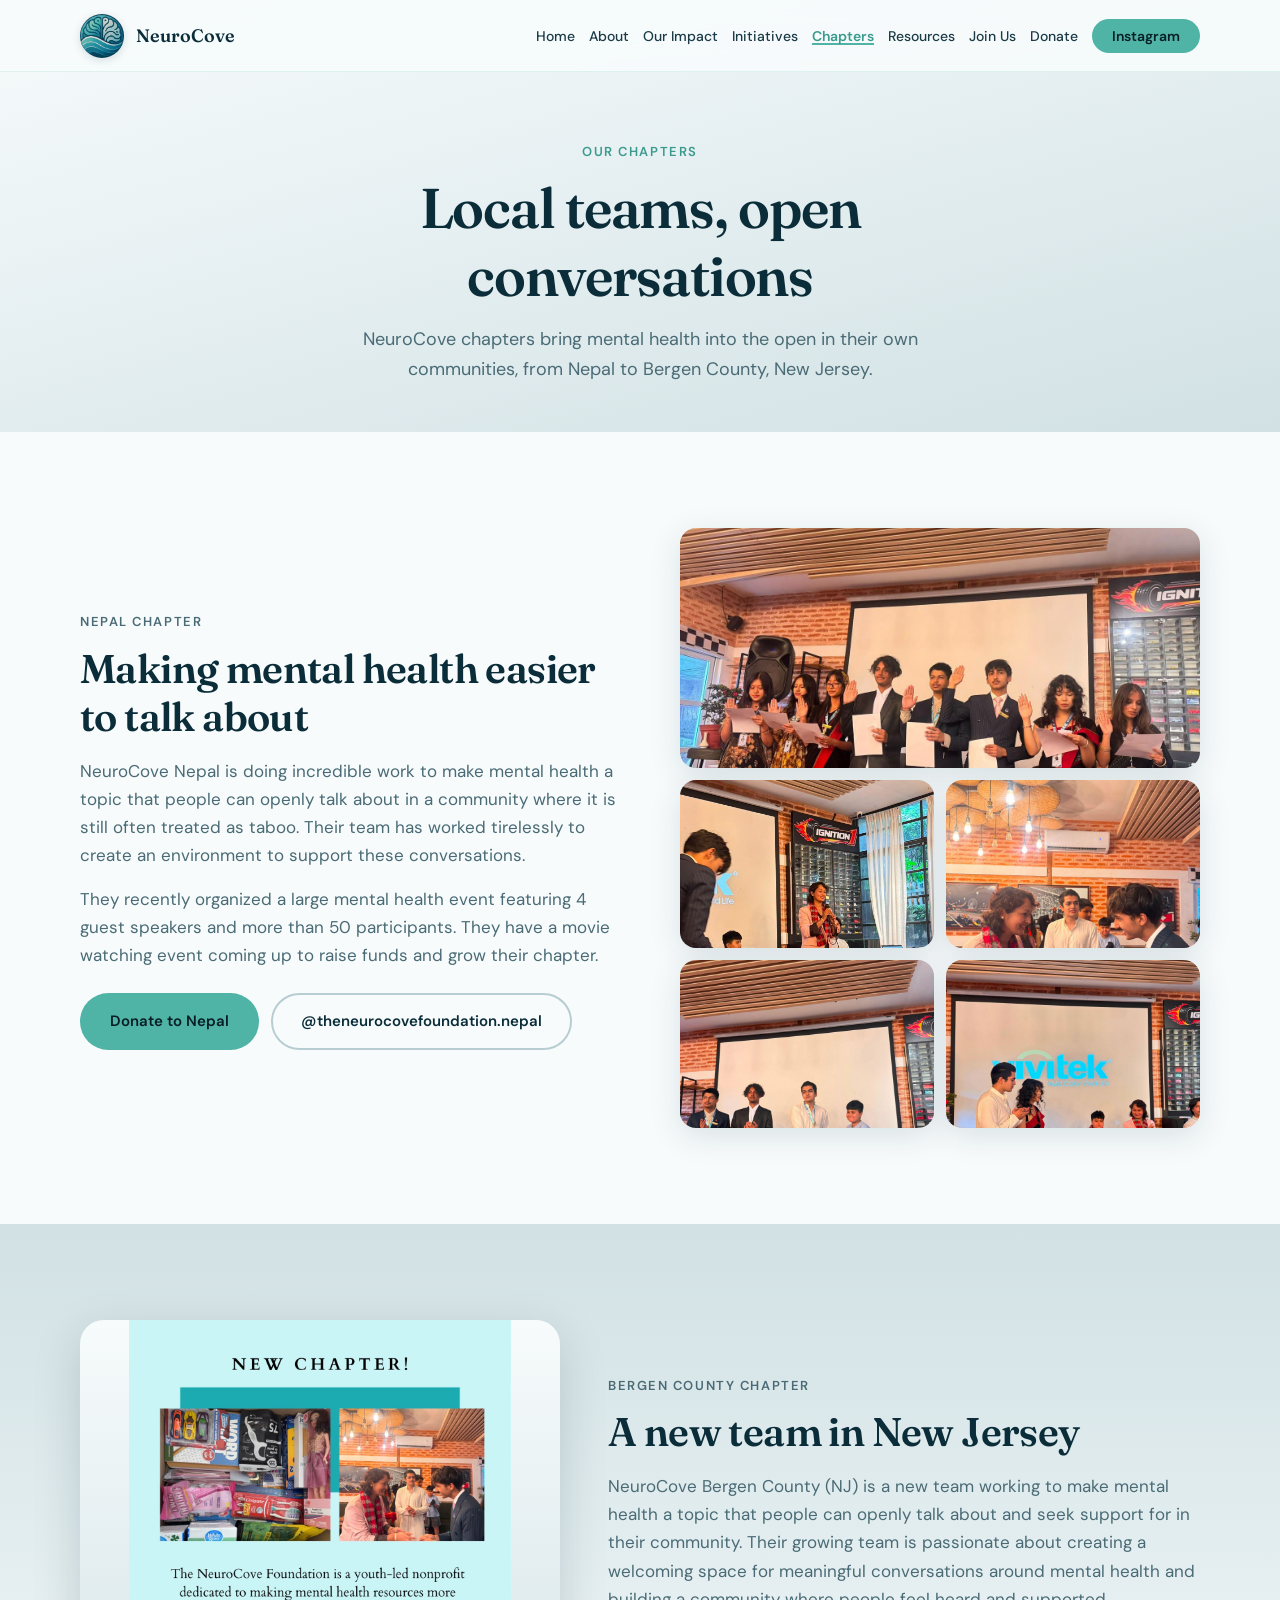
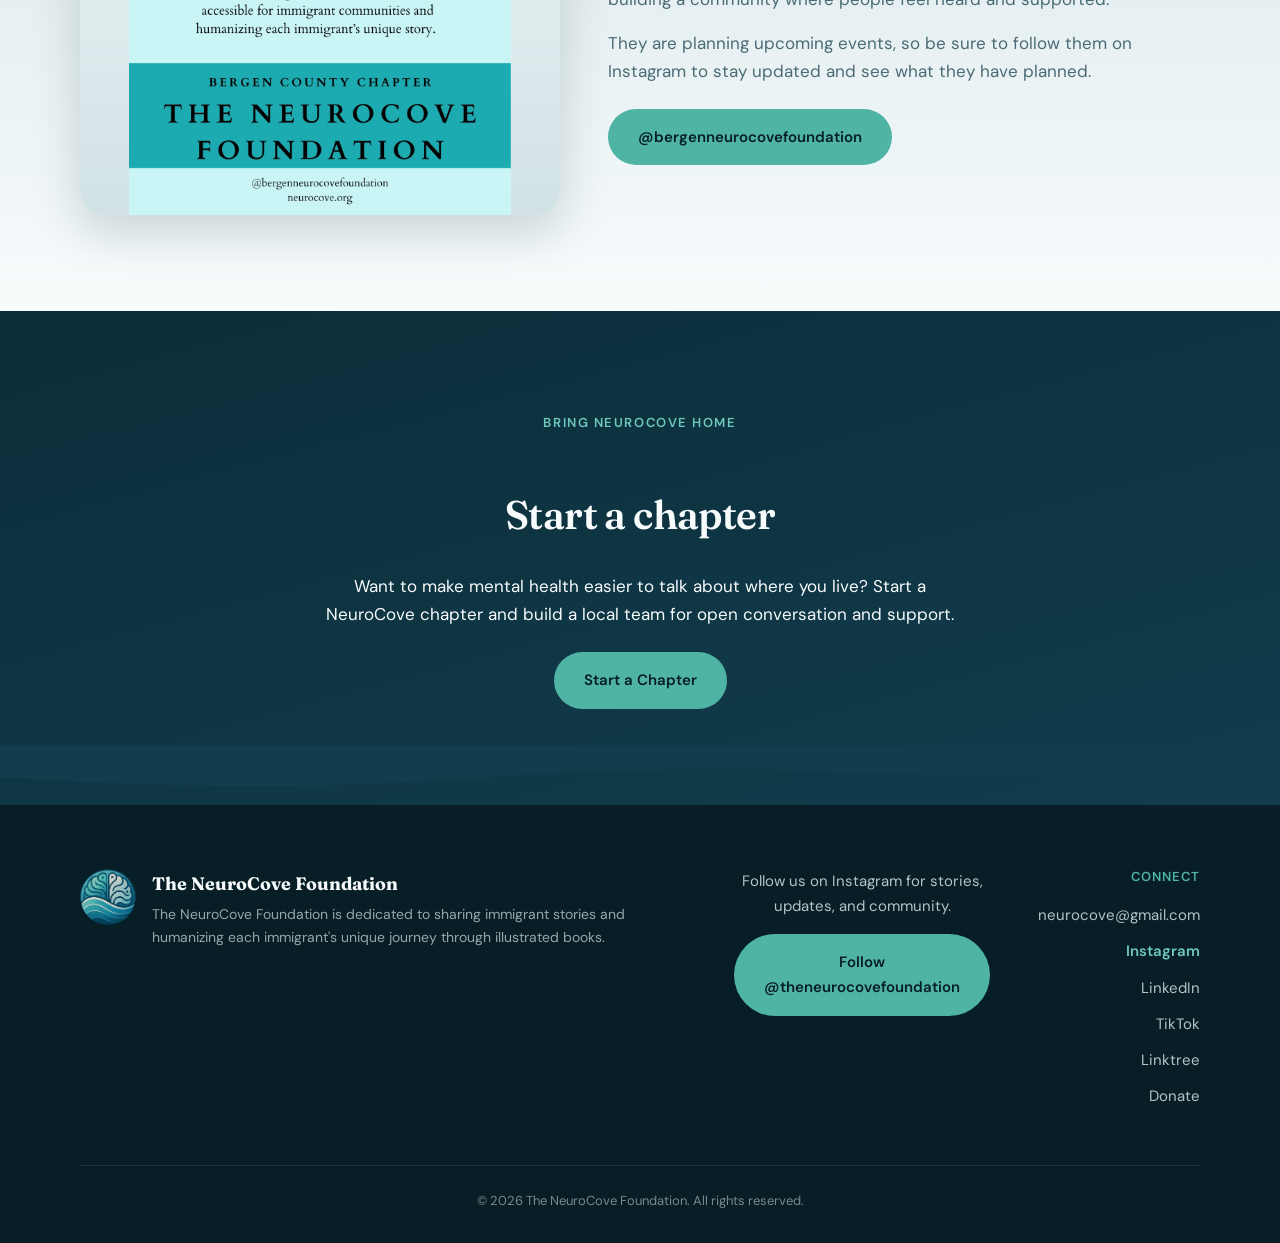
<file: chapters.html>
<!DOCTYPE html>
<html lang="en">
<head>
  <meta charset="UTF-8">
  <meta name="viewport" content="width=device-width, initial-scale=1.0">
  <meta name="description" content="Meet NeuroCove chapters in Nepal and Bergen County, and start a chapter in your own community.">
  <title>Chapters | The NeuroCove Foundation</title>
  <link rel="icon" href="Media/logo.jpg" type="image/jpeg">
  <link rel="preconnect" href="https://fonts.googleapis.com">
  <link rel="preconnect" href="https://fonts.gstatic.com" crossorigin>
  <link href="https://fonts.googleapis.com/css2?family=DM+Sans:ital,opsz,wght@0,9..40,400;0,9..40,500;0,9..40,600;0,9..40,700;1,9..40,400&family=Fraunces:opsz,wght@9..144,500;9..144,600;9..144,700&display=swap" rel="stylesheet">
  <link rel="stylesheet" href="css/styles.css">
</head>
<body>
  <a class="skip-link" href="#main">Skip to content</a>

  <header class="site-header">
    <nav class="nav container" aria-label="Main navigation">
      <a class="nav-brand" href="index.html">
        <img src="Media/logo.jpg" alt="NeuroCove Foundation logo" width="44" height="44">
        <span>NeuroCove</span>
      </a>
      <button class="nav-toggle" type="button" aria-expanded="false" aria-controls="nav-menu" aria-label="Open menu">
        <span></span>
        <span></span>
        <span></span>
      </button>
      <ul class="nav-menu" id="nav-menu">
        <li><a href="index.html">Home</a></li>
        <li><a href="about.html">About</a></li>
        <li><a href="impact.html">Our Impact</a></li>
        <li><a href="initiatives.html">Initiatives</a></li>
        <li><a href="chapters.html" class="is-active" aria-current="page">Chapters</a></li>
        <li><a href="resources.html">Resources</a></li>
        <li><a href="https://linktr.ee/neurocove" target="_blank" rel="noopener noreferrer">Join Us</a></li>
        <li><a href="https://hcb.hackclub.com/donations/start/neurocove" target="_blank" rel="noopener noreferrer">Donate</a></li>
        <li><a class="nav-cta" href="https://www.instagram.com/theneurocovefoundation/" target="_blank" rel="noopener noreferrer">Instagram</a></li>
      </ul>
    </nav>
  </header>

  <main id="main">
    <section class="page-hero">
      <div class="container">
        <p class="eyebrow">Our Chapters</p>
        <h1>Local teams, open conversations</h1>
        <p class="page-hero-lead">NeuroCove chapters bring mental health into the open in their own communities, from Nepal to Bergen County, New Jersey.</p>
      </div>
    </section>

    <section class="section initiative-block" id="nepal">
      <div class="container initiative-inner">
        <div class="initiative-content">
          <p class="eyebrow">Nepal Chapter</p>
          <h2>Making mental health easier to talk about</h2>
          <p>NeuroCove Nepal is doing incredible work to make mental health a topic that people can openly talk about in a community where it is still often treated as taboo. Their team has worked tirelessly to create an environment to support these conversations.</p>
          <p>They recently organized a large mental health event featuring 4 guest speakers and more than 50 participants. They have a movie watching event coming up to raise funds and grow their chapter.</p>
          <div class="initiative-actions">
            <a class="btn btn-primary" href="https://www.gofundme.com/f/keep-mental-health-conversations-alive-in-nepal-3jrg2" target="_blank" rel="noopener noreferrer">Donate to Nepal</a>
            <a class="btn btn-secondary" href="https://www.instagram.com/theneurocovefoundation.nepal/" target="_blank" rel="noopener noreferrer">@theneurocovefoundation.nepal</a>
          </div>
        </div>
        <div class="chapter-photos" aria-label="Photos from the NeuroCove Nepal mental health event">
          <a href="Media/nepal-4.jpg" target="_blank" rel="noopener noreferrer">
            <img src="Media/nepal-4.jpg" alt="NeuroCove Nepal team members stand together on stage, holding papers and raising one hand" width="1280" height="960" loading="lazy">
          </a>
          <a href="Media/nepal-3.jpg" target="_blank" rel="noopener noreferrer">
            <img src="Media/nepal-3.jpg" alt="A guest speaker addresses the room at NeuroCove Nepal's mental health event" width="960" height="1280" loading="lazy">
          </a>
          <a href="Media/nepal-2.jpg" target="_blank" rel="noopener noreferrer">
            <img src="Media/nepal-2.jpg" alt="A guest speaker greets a NeuroCove Nepal team member during the event" width="1536" height="2048" loading="lazy">
          </a>
          <a href="Media/nepal-1.jpg" target="_blank" rel="noopener noreferrer">
            <img src="Media/nepal-1.jpg" alt="NeuroCove Nepal members on stage as a participant receives a yellow award" width="1536" height="2048" loading="lazy">
          </a>
          <a href="Media/nepal-5.jpg" target="_blank" rel="noopener noreferrer">
            <img src="Media/nepal-5.jpg" alt="Participants and a guest speaker gathered on stage at the NeuroCove Nepal event" width="1536" height="2048" loading="lazy">
          </a>
        </div>
      </div>
    </section>

    <section class="section initiative-block initiative-block-alt" id="bergen-county">
      <div class="container initiative-inner initiative-inner-reverse">
        <div class="initiative-content">
          <p class="eyebrow">Bergen County Chapter</p>
          <h2>A new team in New Jersey</h2>
          <p>NeuroCove Bergen County (NJ) is a new team working to make mental health a topic that people can openly talk about and seek support for in their community. Their growing team is passionate about creating a welcoming space for meaningful conversations around mental health and building a community where people feel heard and supported.</p>
          <p>They are planning upcoming events, so be sure to follow them on Instagram to stay updated and see what they have planned.</p>
          <div class="initiative-actions">
            <a class="btn btn-primary" href="https://www.instagram.com/bergenneurocovefoundation/" target="_blank" rel="noopener noreferrer">@bergenneurocovefoundation</a>
          </div>
        </div>
        <div class="initiative-visual">
          <img src="Media/bergen.jpg" alt="Announcement graphic for the new NeuroCove Bergen County chapter" width="1100" height="1423" loading="lazy">
        </div>
      </div>
    </section>

    <section class="section chapter-start" id="start-a-chapter">
      <div class="container chapter-start-inner">
        <p class="eyebrow">Bring NeuroCove Home</p>
        <h2>Start a chapter</h2>
        <p>Want to make mental health easier to talk about where you live? Start a NeuroCove chapter and build a local team for open conversation and support.</p>
        <a class="btn btn-primary" href="https://docs.google.com/forms/d/e/1FAIpQLSccnNcRyXOrTVZFrVuK2iOOoIx8k9F4_09FdnerL-JokrnYcg/viewform" target="_blank" rel="noopener noreferrer">Start a Chapter</a>
      </div>
    </section>
  </main>

  <footer class="site-footer">
    <div class="footer-waves" aria-hidden="true">
      <svg viewBox="0 0 1440 120" preserveAspectRatio="none">
        <path fill="var(--navy-light)" d="M0,64L60,69.3C120,75,240,85,360,80C480,75,600,53,720,48C840,43,960,53,1080,58.7C1200,64,1320,64,1380,64L1440,64L1440,0L1380,0C1320,0,1200,0,1080,0C960,0,840,0,720,0C600,0,480,0,360,0C240,0,120,0,60,0L0,0Z"></path>
      </svg>
    </div>
    <div class="container footer-content">
      <div class="footer-brand">
        <img src="Media/logo.jpg" alt="NeuroCove Foundation logo" width="56" height="56">
        <div>
          <strong>The NeuroCove Foundation</strong>
          <p>The NeuroCove Foundation is dedicated to sharing immigrant stories and humanizing each immigrant's unique journey through illustrated books.</p>
        </div>
      </div>
      <div class="footer-instagram">
        <p>Follow us on Instagram for stories, updates, and community.</p>
        <a class="btn btn-instagram" href="https://www.instagram.com/theneurocovefoundation/" target="_blank" rel="noopener noreferrer">Follow @theneurocovefoundation</a>
      </div>
      <div class="footer-links">
        <h4>Connect</h4>
        <ul>
          <li><a href="mailto:neurocove@gmail.com">neurocove@gmail.com</a></li>
          <li><a class="footer-link-instagram" href="https://www.instagram.com/theneurocovefoundation/" target="_blank" rel="noopener noreferrer">Instagram</a></li>
          <li><a href="https://www.linkedin.com/company/the-neurocove-foundation/" target="_blank" rel="noopener noreferrer">LinkedIn</a></li>
          <li><a href="https://www.tiktok.com/@theneurocovefoundation?_r=1&_t=ZP-97dBEdnZQJ4" target="_blank" rel="noopener noreferrer">TikTok</a></li>
          <li><a href="https://linktr.ee/neurocove" target="_blank" rel="noopener noreferrer">Linktree</a></li>
          <li><a href="https://hcb.hackclub.com/donations/start/neurocove" target="_blank" rel="noopener noreferrer">Donate</a></li>
        </ul>
      </div>
    </div>
    <div class="footer-bottom container">
      <p>&copy; <span id="year"></span> The NeuroCove Foundation. All rights reserved.</p>
    </div>
  </footer>

  <script src="js/main.js"></script>
</body>
</html>
</file>
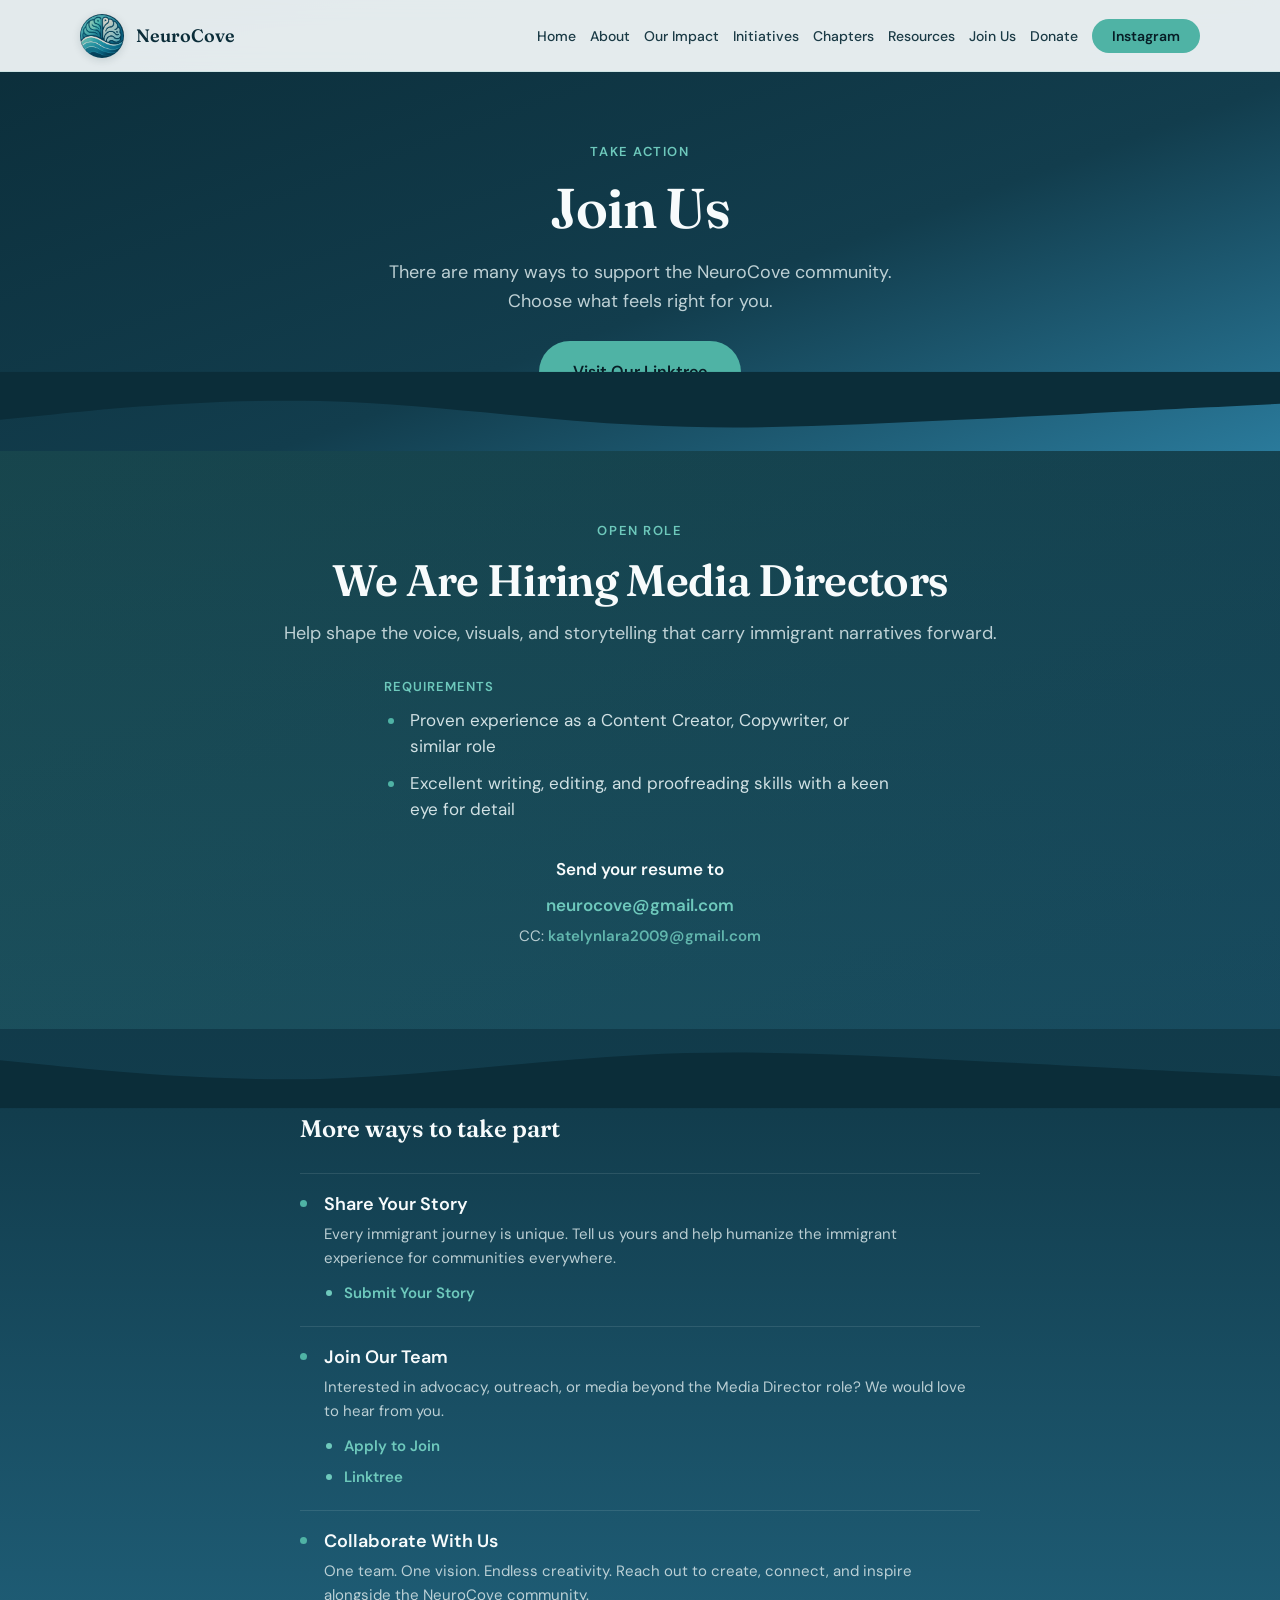
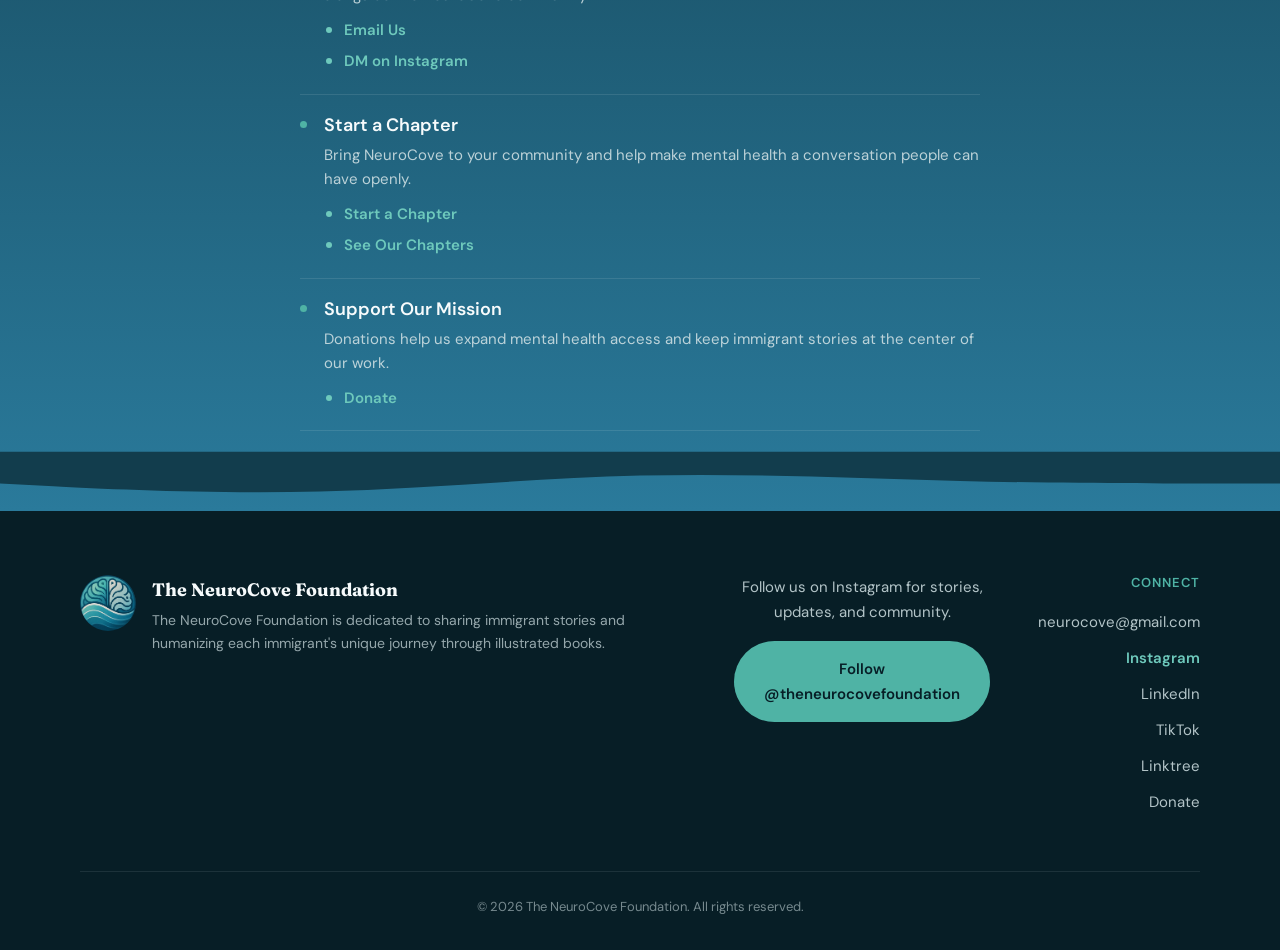
<file: get-involved.html>
<!DOCTYPE html>
<html lang="en">
<head>
  <meta charset="UTF-8">
  <meta name="viewport" content="width=device-width, initial-scale=1.0">
  <meta name="description" content="Join The NeuroCove Foundation team, share your story, or support our mission.">
  <title>Join Us | The NeuroCove Foundation</title>
  <link rel="icon" href="Media/logo.jpg" type="image/jpeg">
  <link rel="preconnect" href="https://fonts.googleapis.com">
  <link rel="preconnect" href="https://fonts.gstatic.com" crossorigin>
  <link href="https://fonts.googleapis.com/css2?family=DM+Sans:ital,opsz,wght@0,9..40,400;0,9..40,500;0,9..40,600;0,9..40,700;1,9..40,400&family=Fraunces:opsz,wght@9..144,500;9..144,600;9..144,700&display=swap" rel="stylesheet">
  <link rel="stylesheet" href="css/styles.css">
</head>
<body>
  <a class="skip-link" href="#main">Skip to content</a>

  <header class="site-header">
    <nav class="nav container" aria-label="Main navigation">
      <a class="nav-brand" href="index.html">
        <img src="Media/logo.jpg" alt="NeuroCove Foundation logo" width="44" height="44">
        <span>NeuroCove</span>
      </a>
      <button class="nav-toggle" type="button" aria-expanded="false" aria-controls="nav-menu" aria-label="Open menu">
        <span></span>
        <span></span>
        <span></span>
      </button>
      <ul class="nav-menu" id="nav-menu">
        <li><a href="index.html">Home</a></li>
        <li><a href="about.html">About</a></li>
        <li><a href="impact.html">Our Impact</a></li>
        <li><a href="initiatives.html">Initiatives</a></li>
        <li><a href="chapters.html">Chapters</a></li>
        <li><a href="resources.html">Resources</a></li>
        <li><a href="https://linktr.ee/neurocove" target="_blank" rel="noopener noreferrer">Join Us</a></li>
        <li><a href="https://hcb.hackclub.com/donations/start/neurocove" target="_blank" rel="noopener noreferrer">Donate</a></li>
        <li><a class="nav-cta" href="https://www.instagram.com/theneurocovefoundation/" target="_blank" rel="noopener noreferrer">Instagram</a></li>
      </ul>
    </nav>
  </header>

  <main id="main">
    <section class="page-hero page-hero-dark">
      <div class="container">
        <p class="eyebrow">Take Action</p>
        <h1>Join Us</h1>
        <p class="page-hero-lead">There are many ways to support the NeuroCove community. Choose what feels right for you.</p>
        <a class="btn btn-primary btn-lg join-linktree-cta" href="https://linktr.ee/neurocove" target="_blank" rel="noopener noreferrer">Visit Our Linktree</a>
      </div>
    </section>

    <section class="get-involved">
      <div class="hiring-hero-band">
        <div class="hiring-hero-waves hiring-hero-waves--top" aria-hidden="true">
          <svg viewBox="0 0 1440 80" preserveAspectRatio="none">
            <path fill="var(--navy)" d="M0,48L60,42.7C120,37,240,27,360,29.3C480,32,600,48,720,53.3C840,59,960,53,1080,48C1200,43,1320,37,1380,34.7L1440,32L1440,0L0,0Z"></path>
          </svg>
        </div>
        <div class="container hiring-hero-inner">
          <p class="eyebrow">Open Role</p>
          <h2>We Are Hiring Media Directors</h2>
          <p class="hiring-lead">Help shape the voice, visuals, and storytelling that carry immigrant narratives forward.</p>
          <div class="hiring-requirements">
            <h3>Requirements</h3>
            <ul>
              <li>Proven experience as a Content Creator, Copywriter, or similar role</li>
              <li>Excellent writing, editing, and proofreading skills with a keen eye for detail</li>
            </ul>
          </div>
          <div class="hiring-contact">
            <p class="hiring-contact-label">Send your resume to</p>
            <p class="hiring-emails">
              <a href="mailto:neurocove@gmail.com">neurocove@gmail.com</a>
              <span class="hiring-cc">CC: <a href="mailto:katelynlara2009@gmail.com">katelynlara2009@gmail.com</a></span>
            </p>
          </div>
        </div>
        <div class="hiring-hero-waves hiring-hero-waves--bottom" aria-hidden="true">
          <svg viewBox="0 0 1440 80" preserveAspectRatio="none">
            <path fill="var(--navy)" d="M0,32L60,37.3C120,43,240,53,360,50.7C480,48,600,32,720,26.7C840,21,960,27,1080,32C1200,37,1320,43,1380,45.3L1440,48L1440,80L0,80Z"></path>
          </svg>
        </div>
      </div>

      <div class="container involve-actions-wrap">
        <p class="involve-actions-heading">More ways to take part</p>
        <ul class="involve-bullet-list">
          <li class="involve-bullet-item">
            <h3>Share Your Story</h3>
            <p>Every immigrant journey is unique. Tell us yours and help humanize the immigrant experience for communities everywhere.</p>
            <ul class="involve-bullet-links">
              <li><a href="https://docs.google.com/forms/d/e/1FAIpQLSeDtsfm2Mtpd13PctpxCeDg3UUZ2gRRf7dB08yzsV5TsFt91w/viewform" target="_blank" rel="noopener noreferrer">Submit Your Story</a></li>
            </ul>
          </li>
          <li class="involve-bullet-item">
            <h3>Join Our Team</h3>
            <p>Interested in advocacy, outreach, or media beyond the Media Director role? We would love to hear from you.</p>
            <ul class="involve-bullet-links">
              <li><a href="https://docs.google.com/forms/d/e/1FAIpQLSd39PQWL3x6uJ9xL3DhaaO9ZLIw9CO-WCjeyhLyqM5nywVLAA/viewform" target="_blank" rel="noopener noreferrer">Apply to Join</a></li>
              <li><a href="https://linktr.ee/neurocove" target="_blank" rel="noopener noreferrer">Linktree</a></li>
            </ul>
          </li>
          <li class="involve-bullet-item">
            <h3>Collaborate With Us</h3>
            <p>One team. One vision. Endless creativity. Reach out to create, connect, and inspire alongside the NeuroCove community.</p>
            <ul class="involve-bullet-links">
              <li><a href="mailto:neurocove@gmail.com">Email Us</a></li>
              <li><a class="involve-link-accent" href="https://www.instagram.com/theneurocovefoundation/" target="_blank" rel="noopener noreferrer">DM on Instagram</a></li>
            </ul>
          </li>
          <li class="involve-bullet-item">
            <h3>Start a Chapter</h3>
            <p>Bring NeuroCove to your community and help make mental health a conversation people can have openly.</p>
            <ul class="involve-bullet-links">
              <li><a href="https://docs.google.com/forms/d/e/1FAIpQLSccnNcRyXOrTVZFrVuK2iOOoIx8k9F4_09FdnerL-JokrnYcg/viewform" target="_blank" rel="noopener noreferrer">Start a Chapter</a></li>
              <li><a href="chapters.html">See Our Chapters</a></li>
            </ul>
          </li>
          <li class="involve-bullet-item">
            <h3>Support Our Mission</h3>
            <p>Donations help us expand mental health access and keep immigrant stories at the center of our work.</p>
            <ul class="involve-bullet-links">
              <li><a href="https://hcb.hackclub.com/donations/start/neurocove" target="_blank" rel="noopener noreferrer">Donate</a></li>
            </ul>
          </li>
        </ul>
      </div>
    </section>
  </main>

  <footer class="site-footer">
    <div class="footer-waves" aria-hidden="true">
      <svg viewBox="0 0 1440 120" preserveAspectRatio="none">
        <path fill="var(--navy-light)" d="M0,64L60,69.3C120,75,240,85,360,80C480,75,600,53,720,48C840,43,960,53,1080,58.7C1200,64,1320,64,1380,64L1440,64L1440,0L1380,0C1320,0,1200,0,1080,0C960,0,840,0,720,0C600,0,480,0,360,0C240,0,120,0,60,0L0,0Z"></path>
      </svg>
    </div>
    <div class="container footer-content">
      <div class="footer-brand">
        <img src="Media/logo.jpg" alt="NeuroCove Foundation logo" width="56" height="56">
        <div>
          <strong>The NeuroCove Foundation</strong>
          <p>The NeuroCove Foundation is dedicated to sharing immigrant stories and humanizing each immigrant's unique journey through illustrated books.</p>
        </div>
      </div>
      <div class="footer-instagram">
        <p>Follow us on Instagram for stories, updates, and community.</p>
        <a class="btn btn-instagram" href="https://www.instagram.com/theneurocovefoundation/" target="_blank" rel="noopener noreferrer">Follow @theneurocovefoundation</a>
      </div>
      <div class="footer-links">
        <h4>Connect</h4>
        <ul>
          <li><a href="mailto:neurocove@gmail.com">neurocove@gmail.com</a></li>
          <li><a class="footer-link-instagram" href="https://www.instagram.com/theneurocovefoundation/" target="_blank" rel="noopener noreferrer">Instagram</a></li>
          <li><a href="https://www.linkedin.com/company/the-neurocove-foundation/" target="_blank" rel="noopener noreferrer">LinkedIn</a></li>
          <li><a href="https://www.tiktok.com/@theneurocovefoundation?_r=1&_t=ZP-97dBEdnZQJ4" target="_blank" rel="noopener noreferrer">TikTok</a></li>
          <li><a href="https://linktr.ee/neurocove" target="_blank" rel="noopener noreferrer">Linktree</a></li>
          <li><a href="https://hcb.hackclub.com/donations/start/neurocove" target="_blank" rel="noopener noreferrer">Donate</a></li>
        </ul>
      </div>
    </div>
    <div class="footer-bottom container">
      <p>&copy; <span id="year"></span> The NeuroCove Foundation. All rights reserved.</p>
    </div>
  </footer>

  <script src="js/main.js"></script>
</body>
</html>
</file>
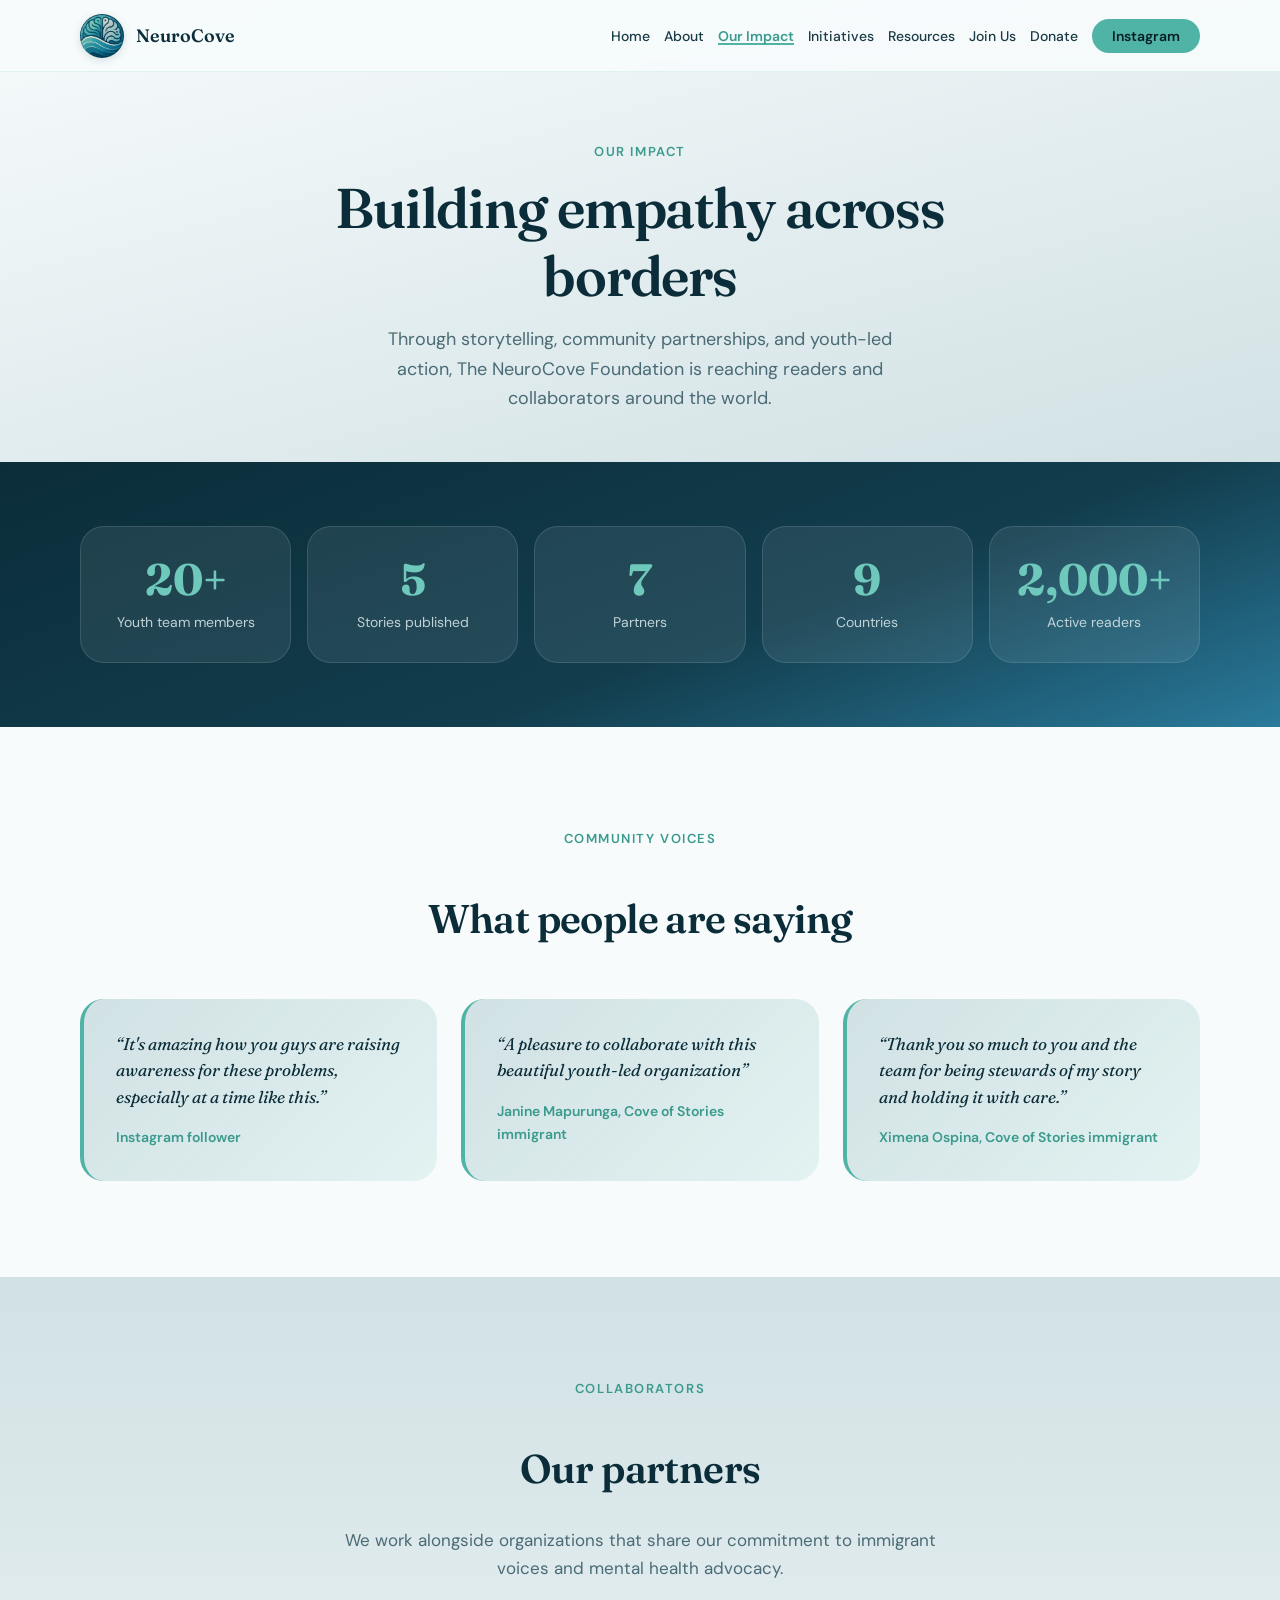
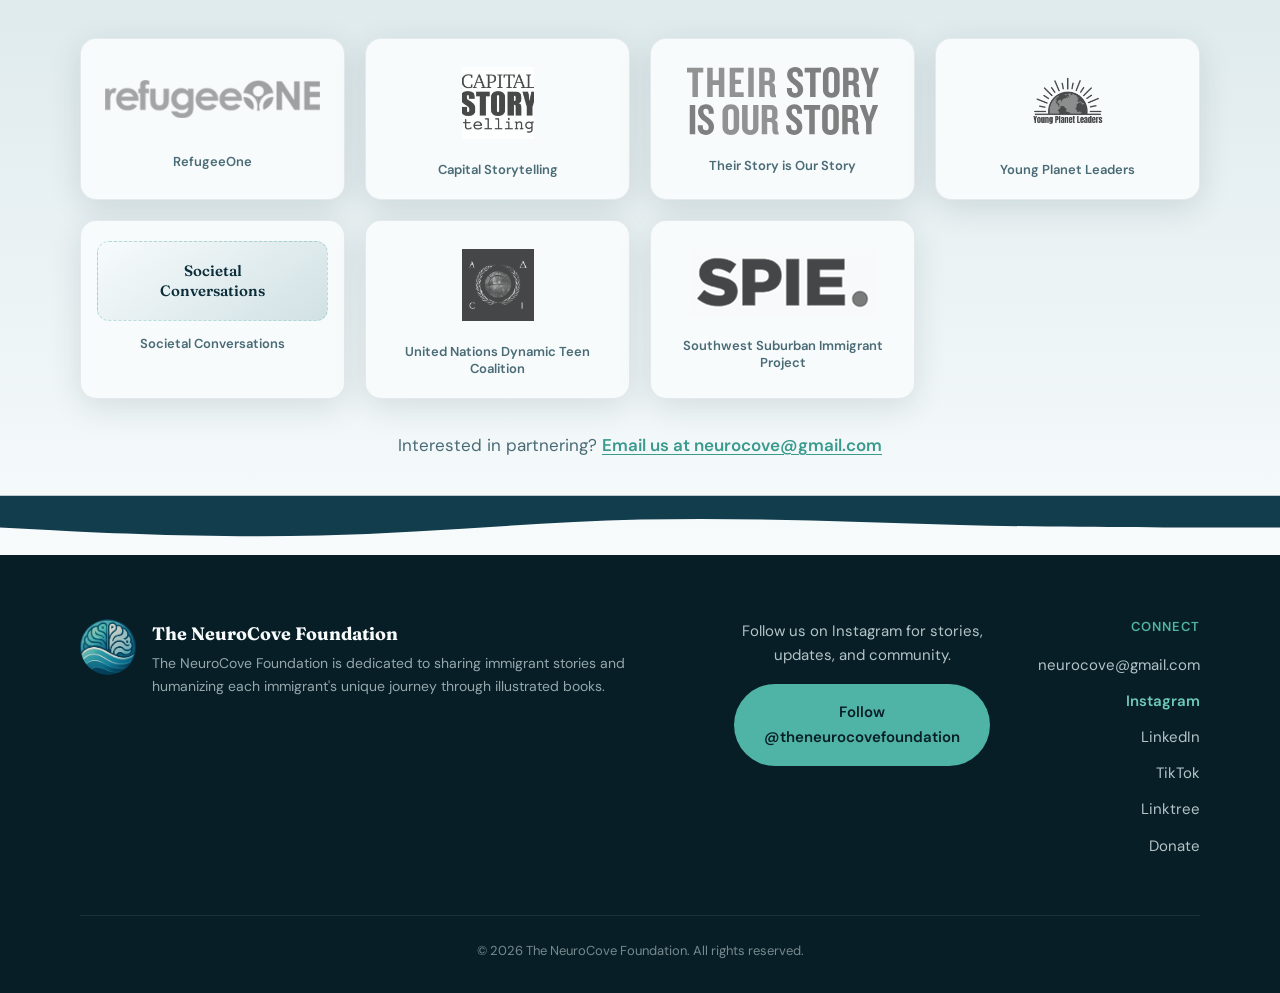
<file: impact.html>
<!DOCTYPE html>
<html lang="en">
<head>
  <meta charset="UTF-8">
  <meta name="viewport" content="width=device-width, initial-scale=1.0">
  <meta name="description" content="See the impact of The NeuroCove Foundation: youth team members, published stories, partners, and readers worldwide.">
  <title>Our Impact | The NeuroCove Foundation</title>
  <link rel="icon" href="Media/logo.jpg" type="image/jpeg">
  <link rel="preconnect" href="https://fonts.googleapis.com">
  <link rel="preconnect" href="https://fonts.gstatic.com" crossorigin>
  <link href="https://fonts.googleapis.com/css2?family=DM+Sans:ital,opsz,wght@0,9..40,400;0,9..40,500;0,9..40,600;0,9..40,700;1,9..40,400&family=Fraunces:opsz,wght@9..144,500;9..144,600;9..144,700&display=swap" rel="stylesheet">
  <link rel="stylesheet" href="css/styles.css">
</head>
<body>
  <a class="skip-link" href="#main">Skip to content</a>

  <header class="site-header">
    <nav class="nav container" aria-label="Main navigation">
      <a class="nav-brand" href="index.html">
        <img src="Media/logo.jpg" alt="NeuroCove Foundation logo" width="44" height="44">
        <span>NeuroCove</span>
      </a>
      <button class="nav-toggle" type="button" aria-expanded="false" aria-controls="nav-menu" aria-label="Open menu">
        <span></span>
        <span></span>
        <span></span>
      </button>
      <ul class="nav-menu" id="nav-menu">
        <li><a href="index.html">Home</a></li>
        <li><a href="about.html">About</a></li>
        <li><a href="impact.html" class="is-active" aria-current="page">Our Impact</a></li>
        <li><a href="initiatives.html">Initiatives</a></li>
        <li><a href="resources.html">Resources</a></li>
        <li><a href="https://linktr.ee/neurocove" target="_blank" rel="noopener noreferrer">Join Us</a></li>
        <li><a href="https://hcb.hackclub.com/donations/start/neurocove" target="_blank" rel="noopener noreferrer">Donate</a></li>
        <li><a class="nav-cta" href="https://www.instagram.com/theneurocovefoundation/" target="_blank" rel="noopener noreferrer">Instagram</a></li>
      </ul>
    </nav>
  </header>

  <main id="main">
    <section class="page-hero">
      <div class="container">
        <p class="eyebrow">Our Impact</p>
        <h1>Building empathy across borders</h1>
        <p class="page-hero-lead">Through storytelling, community partnerships, and youth-led action, The NeuroCove Foundation is reaching readers and collaborators around the world.</p>
      </div>
    </section>

    <section class="section stats-section">
      <div class="container">
        <div class="stats-grid">
          <div class="stat-card">
            <span class="stat-number">20+</span>
            <span class="stat-label">Youth team members</span>
          </div>
          <div class="stat-card">
            <span class="stat-number">5</span>
            <span class="stat-label">Stories published</span>
          </div>
          <div class="stat-card">
            <span class="stat-number">7</span>
            <span class="stat-label">Partners</span>
          </div>
          <div class="stat-card">
            <span class="stat-number">9</span>
            <span class="stat-label">Countries</span>
          </div>
          <div class="stat-card">
            <span class="stat-number">2,000+</span>
            <span class="stat-label">Active readers</span>
          </div>
        </div>
      </div>
    </section>

    <section class="section quotes-section">
      <div class="container">
        <div class="section-header">
          <p class="eyebrow">Community Voices</p>
          <h2>What people are saying</h2>
        </div>
        <div class="quotes-grid">
          <blockquote class="quote-block">
            <p>&ldquo;It's amazing how you guys are raising awareness for these problems, especially at a time like this.&rdquo;</p>
            <footer>Instagram follower</footer>
          </blockquote>
          <blockquote class="quote-block">
            <p>&ldquo;A pleasure to collaborate with this beautiful youth-led organization&rdquo;</p>
            <footer>Janine Mapurunga, Cove of Stories immigrant</footer>
          </blockquote>
          <blockquote class="quote-block">
            <p>&ldquo;Thank you so much to you and the team for being stewards of my story and holding it with care.&rdquo;</p>
            <footer>Ximena Ospina, Cove of Stories immigrant</footer>
          </blockquote>
        </div>
      </div>
    </section>

    <section class="section partners-section" id="partners">
      <div class="container">
        <div class="section-header">
          <p class="eyebrow">Collaborators</p>
          <h2>Our partners</h2>
          <p class="section-sub">We work alongside organizations that share our commitment to immigrant voices and mental health advocacy.</p>
        </div>
        <ul class="partners-grid" role="list">
          <li class="partner-card partner-card--has-logo">
            <a class="partner-card-link" href="https://www.refugeeone.org" target="_blank" rel="noopener noreferrer">
              <span class="partner-card-visual">
                <img src="Media/partners/refugeeone.png" alt="RefugeeOne logo" width="250" height="45" loading="lazy">
              </span>
              <span class="partner-card-name">RefugeeOne</span>
            </a>
          </li>
          <li class="partner-card partner-card--has-logo">
            <a class="partner-card-link" href="https://capitalstorytelling.com" target="_blank" rel="noopener noreferrer">
              <span class="partner-card-visual">
                <img src="Media/partners/capital-storytelling.jpg" alt="Capital Storytelling logo" width="270" height="270" loading="lazy">
              </span>
              <span class="partner-card-name">Capital Storytelling</span>
            </a>
          </li>
          <li class="partner-card partner-card--has-logo">
            <a class="partner-card-link" href="https://tsosrefugees.org" target="_blank" rel="noopener noreferrer">
              <span class="partner-card-visual">
                <img src="Media/partners/their-story-is-our-story.svg" alt="Their Story is Our Story logo" width="192" height="68" loading="lazy">
              </span>
              <span class="partner-card-name">Their Story is Our Story</span>
            </a>
          </li>
          <li class="partner-card partner-card--has-logo">
            <a class="partner-card-link" href="https://youngplanetleaders.org" target="_blank" rel="noopener noreferrer">
              <span class="partner-card-visual">
                <img src="Media/partners/young-planet-leaders.png" alt="Young Planet Leaders logo" width="270" height="270" loading="lazy">
              </span>
              <span class="partner-card-name">Young Planet Leaders</span>
            </a>
          </li>
          <!-- To add a logo: save Media/partners/societal-conversations.png, swap placeholder markup for an <img>, and change class to partner-card--has-logo -->
          <li class="partner-card partner-card--placeholder">
            <div class="partner-card-link">
              <span class="partner-card-visual partner-card-wordmark" aria-hidden="true">
                <span class="partner-wordmark-text">Societal<br>Conversations</span>
              </span>
              <span class="partner-card-name">Societal Conversations</span>
            </div>
          </li>
          <li class="partner-card partner-card--has-logo">
            <a class="partner-card-link" href="https://www.dynamicteencoalition.org" target="_blank" rel="noopener noreferrer">
              <span class="partner-card-visual">
                <img src="Media/partners/un-dtc.jpg" alt="United Nations Dynamic Teen Coalition logo" width="225" height="225" loading="lazy">
              </span>
              <span class="partner-card-name">United Nations Dynamic Teen Coalition</span>
            </a>
          </li>
          <li class="partner-card partner-card--has-logo">
            <a class="partner-card-link" href="https://www.ssipchicago.org/" target="_blank" rel="noopener noreferrer">
              <span class="partner-card-visual">
                <img src="Media/partners/ssip.png" alt="Southwest Suburban Immigrant Project logo" width="184" height="66" loading="lazy">
              </span>
              <span class="partner-card-name">Southwest Suburban Immigrant Project</span>
            </a>
          </li>
        </ul>
        <p class="partners-cta">Interested in partnering? <a href="mailto:neurocove@gmail.com">Email us at neurocove@gmail.com</a></p>
      </div>
    </section>
  </main>

  <footer class="site-footer">
    <div class="footer-waves" aria-hidden="true">
      <svg viewBox="0 0 1440 120" preserveAspectRatio="none">
        <path fill="var(--navy-light)" d="M0,64L60,69.3C120,75,240,85,360,80C480,75,600,53,720,48C840,43,960,53,1080,58.7C1200,64,1320,64,1380,64L1440,64L1440,0L1380,0C1320,0,1200,0,1080,0C960,0,840,0,720,0C600,0,480,0,360,0C240,0,120,0,60,0L0,0Z"></path>
      </svg>
    </div>
    <div class="container footer-content">
      <div class="footer-brand">
        <img src="Media/logo.jpg" alt="NeuroCove Foundation logo" width="56" height="56">
        <div>
          <strong>The NeuroCove Foundation</strong>
          <p>The NeuroCove Foundation is dedicated to sharing immigrant stories and humanizing each immigrant's unique journey through illustrated books.</p>
        </div>
      </div>
      <div class="footer-instagram">
        <p>Follow us on Instagram for stories, updates, and community.</p>
        <a class="btn btn-instagram" href="https://www.instagram.com/theneurocovefoundation/" target="_blank" rel="noopener noreferrer">Follow @theneurocovefoundation</a>
      </div>
      <div class="footer-links">
        <h4>Connect</h4>
        <ul>
          <li><a href="mailto:neurocove@gmail.com">neurocove@gmail.com</a></li>
          <li><a class="footer-link-instagram" href="https://www.instagram.com/theneurocovefoundation/" target="_blank" rel="noopener noreferrer">Instagram</a></li>
          <li><a href="https://www.linkedin.com/company/the-neurocove-foundation/" target="_blank" rel="noopener noreferrer">LinkedIn</a></li>
          <li><a href="https://www.tiktok.com/@theneurocovefoundation?_r=1&_t=ZP-97dBEdnZQJ4" target="_blank" rel="noopener noreferrer">TikTok</a></li>
          <li><a href="https://linktr.ee/neurocove" target="_blank" rel="noopener noreferrer">Linktree</a></li>
          <li><a href="https://hcb.hackclub.com/donations/start/neurocove" target="_blank" rel="noopener noreferrer">Donate</a></li>
        </ul>
      </div>
    </div>
    <div class="footer-bottom container">
      <p>&copy; <span id="year"></span> The NeuroCove Foundation. All rights reserved.</p>
    </div>
  </footer>

  <script src="js/main.js"></script>
</body>
</html>
</file>
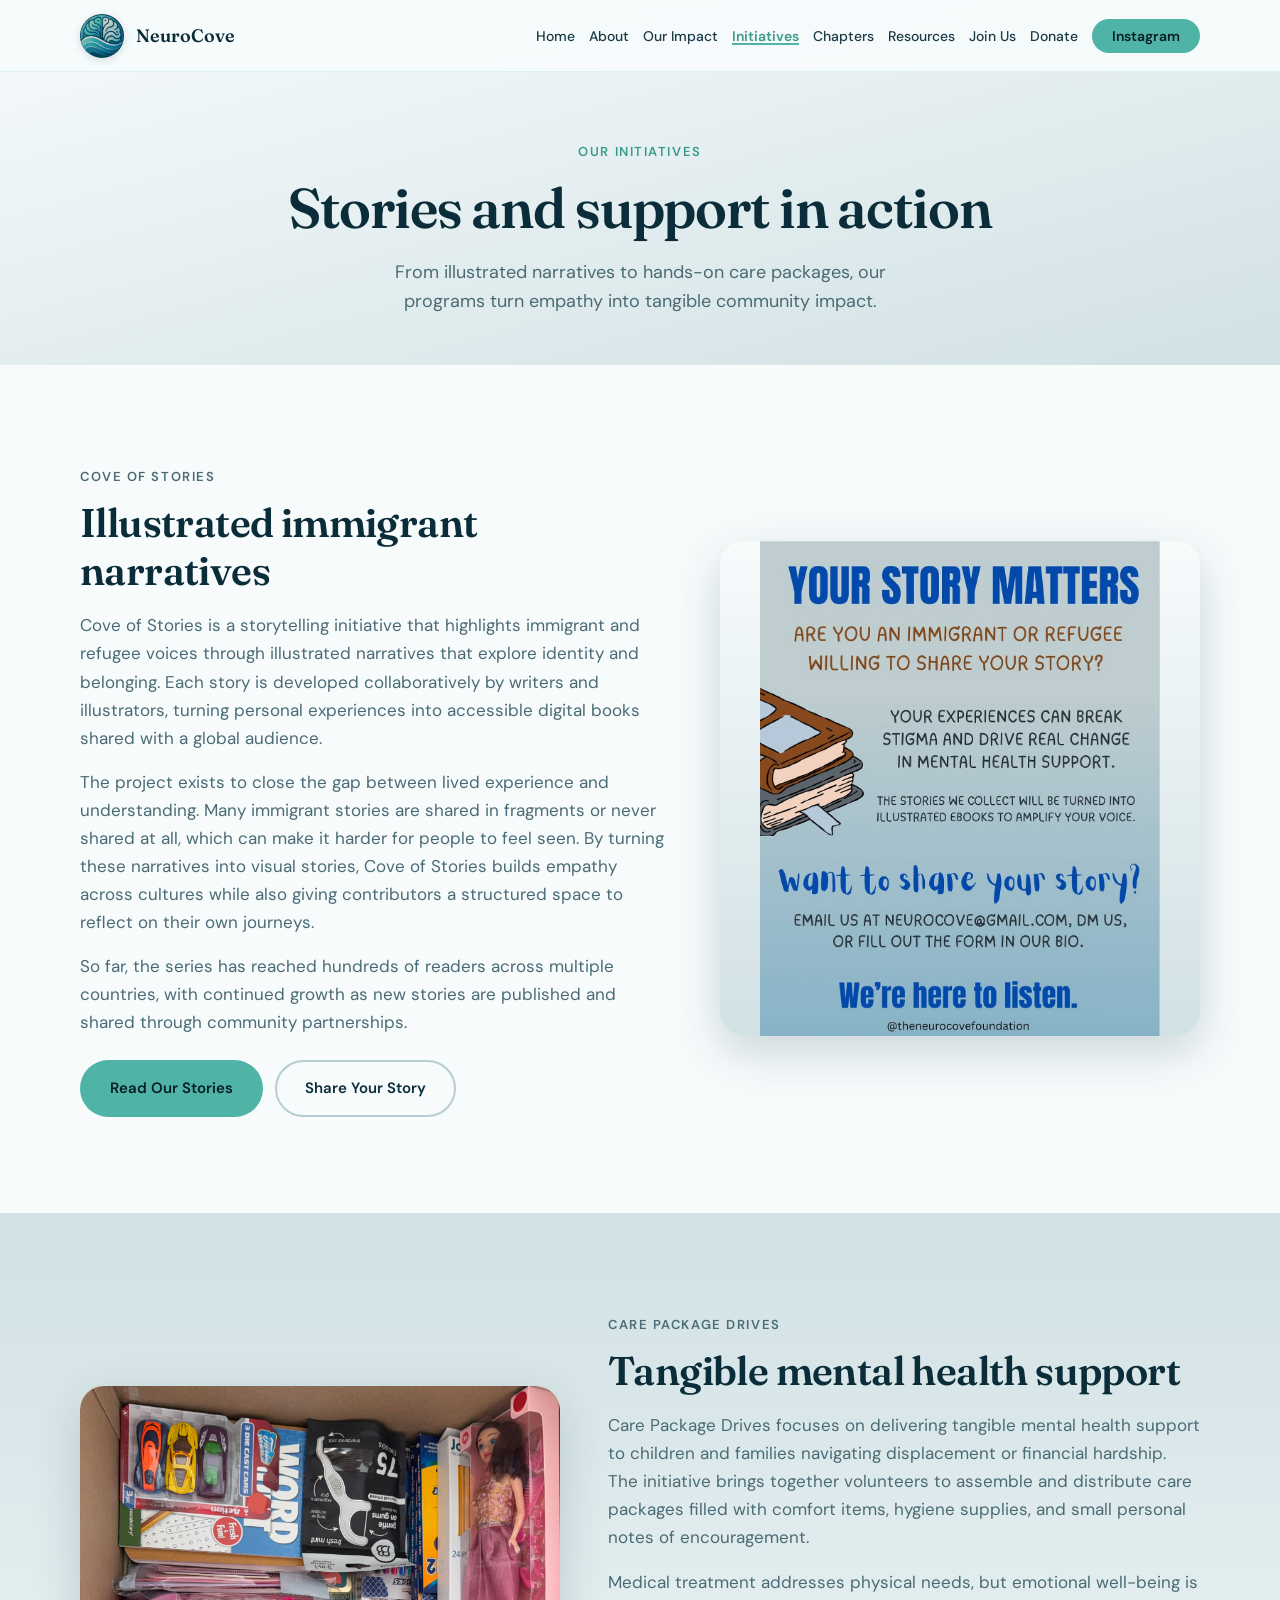
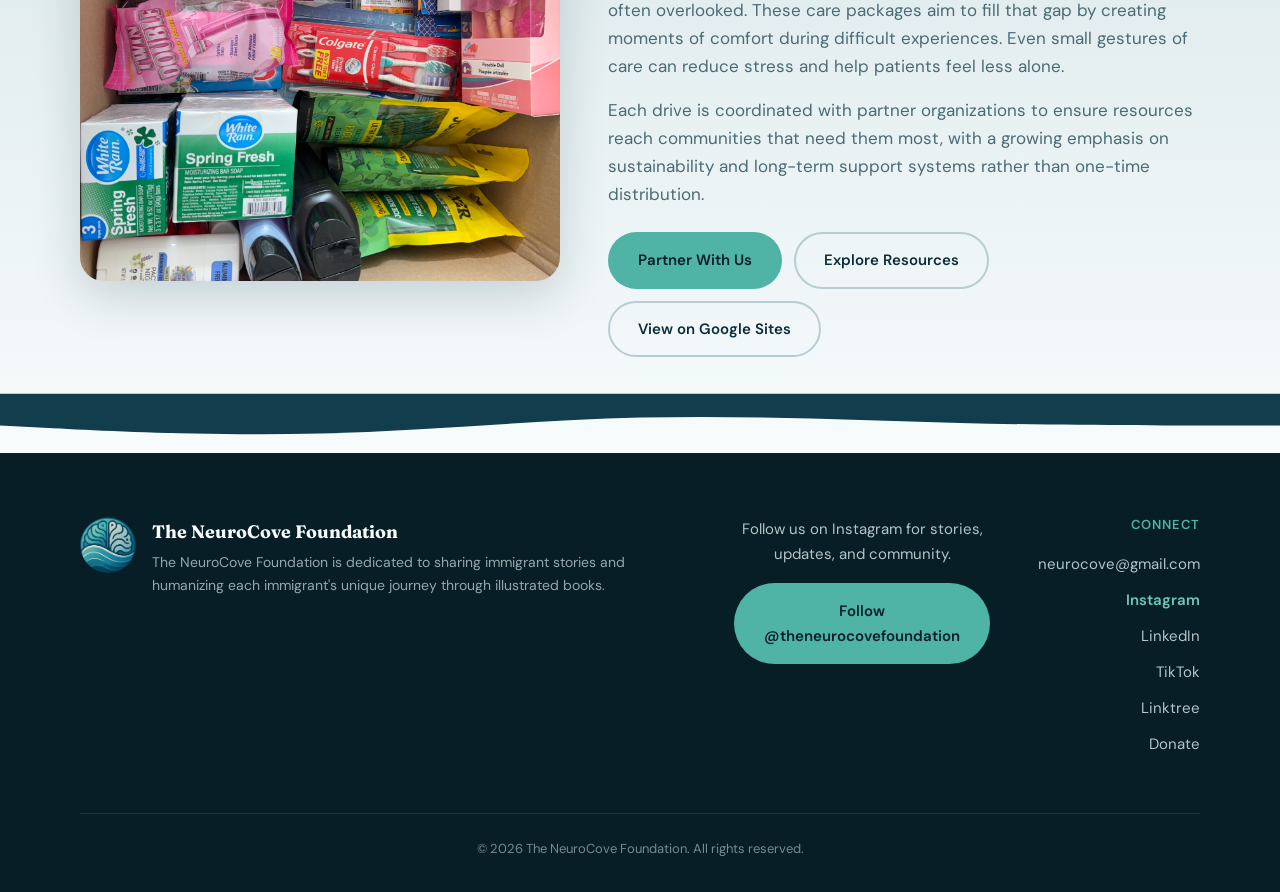
<file: initiatives.html>
<!DOCTYPE html>
<html lang="en">
<head>
  <meta charset="UTF-8">
  <meta name="viewport" content="width=device-width, initial-scale=1.0">
  <meta name="description" content="Explore NeuroCove initiatives: Cove of Stories illustrated narratives and Care Package Drives for mental health support.">
  <title>Initiatives | The NeuroCove Foundation</title>
  <link rel="icon" href="Media/logo.jpg" type="image/jpeg">
  <link rel="preconnect" href="https://fonts.googleapis.com">
  <link rel="preconnect" href="https://fonts.gstatic.com" crossorigin>
  <link href="https://fonts.googleapis.com/css2?family=DM+Sans:ital,opsz,wght@0,9..40,400;0,9..40,500;0,9..40,600;0,9..40,700;1,9..40,400&family=Fraunces:opsz,wght@9..144,500;9..144,600;9..144,700&display=swap" rel="stylesheet">
  <link rel="stylesheet" href="css/styles.css">
</head>
<body>
  <a class="skip-link" href="#main">Skip to content</a>

  <header class="site-header">
    <nav class="nav container" aria-label="Main navigation">
      <a class="nav-brand" href="index.html">
        <img src="Media/logo.jpg" alt="NeuroCove Foundation logo" width="44" height="44">
        <span>NeuroCove</span>
      </a>
      <button class="nav-toggle" type="button" aria-expanded="false" aria-controls="nav-menu" aria-label="Open menu">
        <span></span>
        <span></span>
        <span></span>
      </button>
      <ul class="nav-menu" id="nav-menu">
        <li><a href="index.html">Home</a></li>
        <li><a href="about.html">About</a></li>
        <li><a href="impact.html">Our Impact</a></li>
        <li><a href="initiatives.html" class="is-active" aria-current="page">Initiatives</a></li>
        <li><a href="chapters.html">Chapters</a></li>
        <li><a href="resources.html">Resources</a></li>
        <li><a href="https://linktr.ee/neurocove" target="_blank" rel="noopener noreferrer">Join Us</a></li>
        <li><a href="https://hcb.hackclub.com/donations/start/neurocove" target="_blank" rel="noopener noreferrer">Donate</a></li>
        <li><a class="nav-cta" href="https://www.instagram.com/theneurocovefoundation/" target="_blank" rel="noopener noreferrer">Instagram</a></li>
      </ul>
    </nav>
  </header>

  <main id="main">
    <section class="page-hero">
      <div class="container">
        <p class="eyebrow">Our Initiatives</p>
        <h1>Stories and support in action</h1>
        <p class="page-hero-lead">From illustrated narratives to hands-on care packages, our programs turn empathy into tangible community impact.</p>
      </div>
    </section>

    <section class="section initiative-block" id="cove-of-stories">
      <div class="container initiative-inner">
        <div class="initiative-content">
          <p class="eyebrow">Cove of Stories</p>
          <h2>Illustrated immigrant narratives</h2>
          <p>Cove of Stories is a storytelling initiative that highlights immigrant and refugee voices through illustrated narratives that explore identity and belonging. Each story is developed collaboratively by writers and illustrators, turning personal experiences into accessible digital books shared with a global audience.</p>
          <p>The project exists to close the gap between lived experience and understanding. Many immigrant stories are shared in fragments or never shared at all, which can make it harder for people to feel seen. By turning these narratives into visual stories, Cove of Stories builds empathy across cultures while also giving contributors a structured space to reflect on their own journeys.</p>
          <p>So far, the series has reached hundreds of readers across multiple countries, with continued growth as new stories are published and shared through community partnerships.</p>
          <div class="initiative-actions">
            <a class="btn btn-primary" href="https://www.calameo.com/accounts/8156023" target="_blank" rel="noopener noreferrer">Read Our Stories</a>
            <a class="btn btn-secondary" href="https://docs.google.com/forms/d/e/1FAIpQLSeDtsfm2Mtpd13PctpxCeDg3UUZ2gRRf7dB08yzsV5TsFt91w/viewform" target="_blank" rel="noopener noreferrer">Share Your Story</a>
          </div>
        </div>
        <div class="initiative-visual">
          <img src="Media/IMG_4201.jpg" alt="Launch celebration for the Cove of Stories initiative" width="480" height="480" loading="lazy">
        </div>
      </div>
    </section>

    <section class="section initiative-block initiative-block-alt" id="care-package-drives">
      <div class="container initiative-inner initiative-inner-reverse">
        <div class="initiative-content">
          <p class="eyebrow">Care Package Drives</p>
          <h2>Tangible mental health support</h2>
          <p>Care Package Drives focuses on delivering tangible mental health support to children and families navigating displacement or financial hardship. The initiative brings together volunteers to assemble and distribute care packages filled with comfort items, hygiene supplies, and small personal notes of encouragement.</p>
          <p>Medical treatment addresses physical needs, but emotional well-being is often overlooked. These care packages aim to fill that gap by creating moments of comfort during difficult experiences. Even small gestures of care can reduce stress and help patients feel less alone.</p>
          <p>Each drive is coordinated with partner organizations to ensure resources reach communities that need them most, with a growing emphasis on sustainability and long-term support systems rather than one-time distribution.</p>
          <div class="initiative-actions">
            <a class="btn btn-primary" href="mailto:neurocove@gmail.com">Partner With Us</a>
            <a class="btn btn-secondary" href="resources.html">Explore Resources</a>
            <a class="btn btn-secondary" href="https://sites.google.com/view/theneurocovefoundation/home" target="_blank" rel="noopener noreferrer">View on Google Sites</a>
          </div>
        </div>
        <div class="initiative-visual">
          <img src="Media/IMG_9491.JPG" alt="Care package filled with hygiene supplies, toys, and comfort items for families in need" width="480" height="480" loading="lazy">
        </div>
      </div>
    </section>
  </main>

  <footer class="site-footer">
    <div class="footer-waves" aria-hidden="true">
      <svg viewBox="0 0 1440 120" preserveAspectRatio="none">
        <path fill="var(--navy-light)" d="M0,64L60,69.3C120,75,240,85,360,80C480,75,600,53,720,48C840,43,960,53,1080,58.7C1200,64,1320,64,1380,64L1440,64L1440,0L1380,0C1320,0,1200,0,1080,0C960,0,840,0,720,0C600,0,480,0,360,0C240,0,120,0,60,0L0,0Z"></path>
      </svg>
    </div>
    <div class="container footer-content">
      <div class="footer-brand">
        <img src="Media/logo.jpg" alt="NeuroCove Foundation logo" width="56" height="56">
        <div>
          <strong>The NeuroCove Foundation</strong>
          <p>The NeuroCove Foundation is dedicated to sharing immigrant stories and humanizing each immigrant's unique journey through illustrated books.</p>
        </div>
      </div>
      <div class="footer-instagram">
        <p>Follow us on Instagram for stories, updates, and community.</p>
        <a class="btn btn-instagram" href="https://www.instagram.com/theneurocovefoundation/" target="_blank" rel="noopener noreferrer">Follow @theneurocovefoundation</a>
      </div>
      <div class="footer-links">
        <h4>Connect</h4>
        <ul>
          <li><a href="mailto:neurocove@gmail.com">neurocove@gmail.com</a></li>
          <li><a class="footer-link-instagram" href="https://www.instagram.com/theneurocovefoundation/" target="_blank" rel="noopener noreferrer">Instagram</a></li>
          <li><a href="https://www.linkedin.com/company/the-neurocove-foundation/" target="_blank" rel="noopener noreferrer">LinkedIn</a></li>
          <li><a href="https://www.tiktok.com/@theneurocovefoundation?_r=1&_t=ZP-97dBEdnZQJ4" target="_blank" rel="noopener noreferrer">TikTok</a></li>
          <li><a href="https://linktr.ee/neurocove" target="_blank" rel="noopener noreferrer">Linktree</a></li>
          <li><a href="https://hcb.hackclub.com/donations/start/neurocove" target="_blank" rel="noopener noreferrer">Donate</a></li>
        </ul>
      </div>
    </div>
    <div class="footer-bottom container">
      <p>&copy; <span id="year"></span> The NeuroCove Foundation. All rights reserved.</p>
    </div>
  </footer>

  <script src="js/main.js"></script>
</body>
</html>
</file>
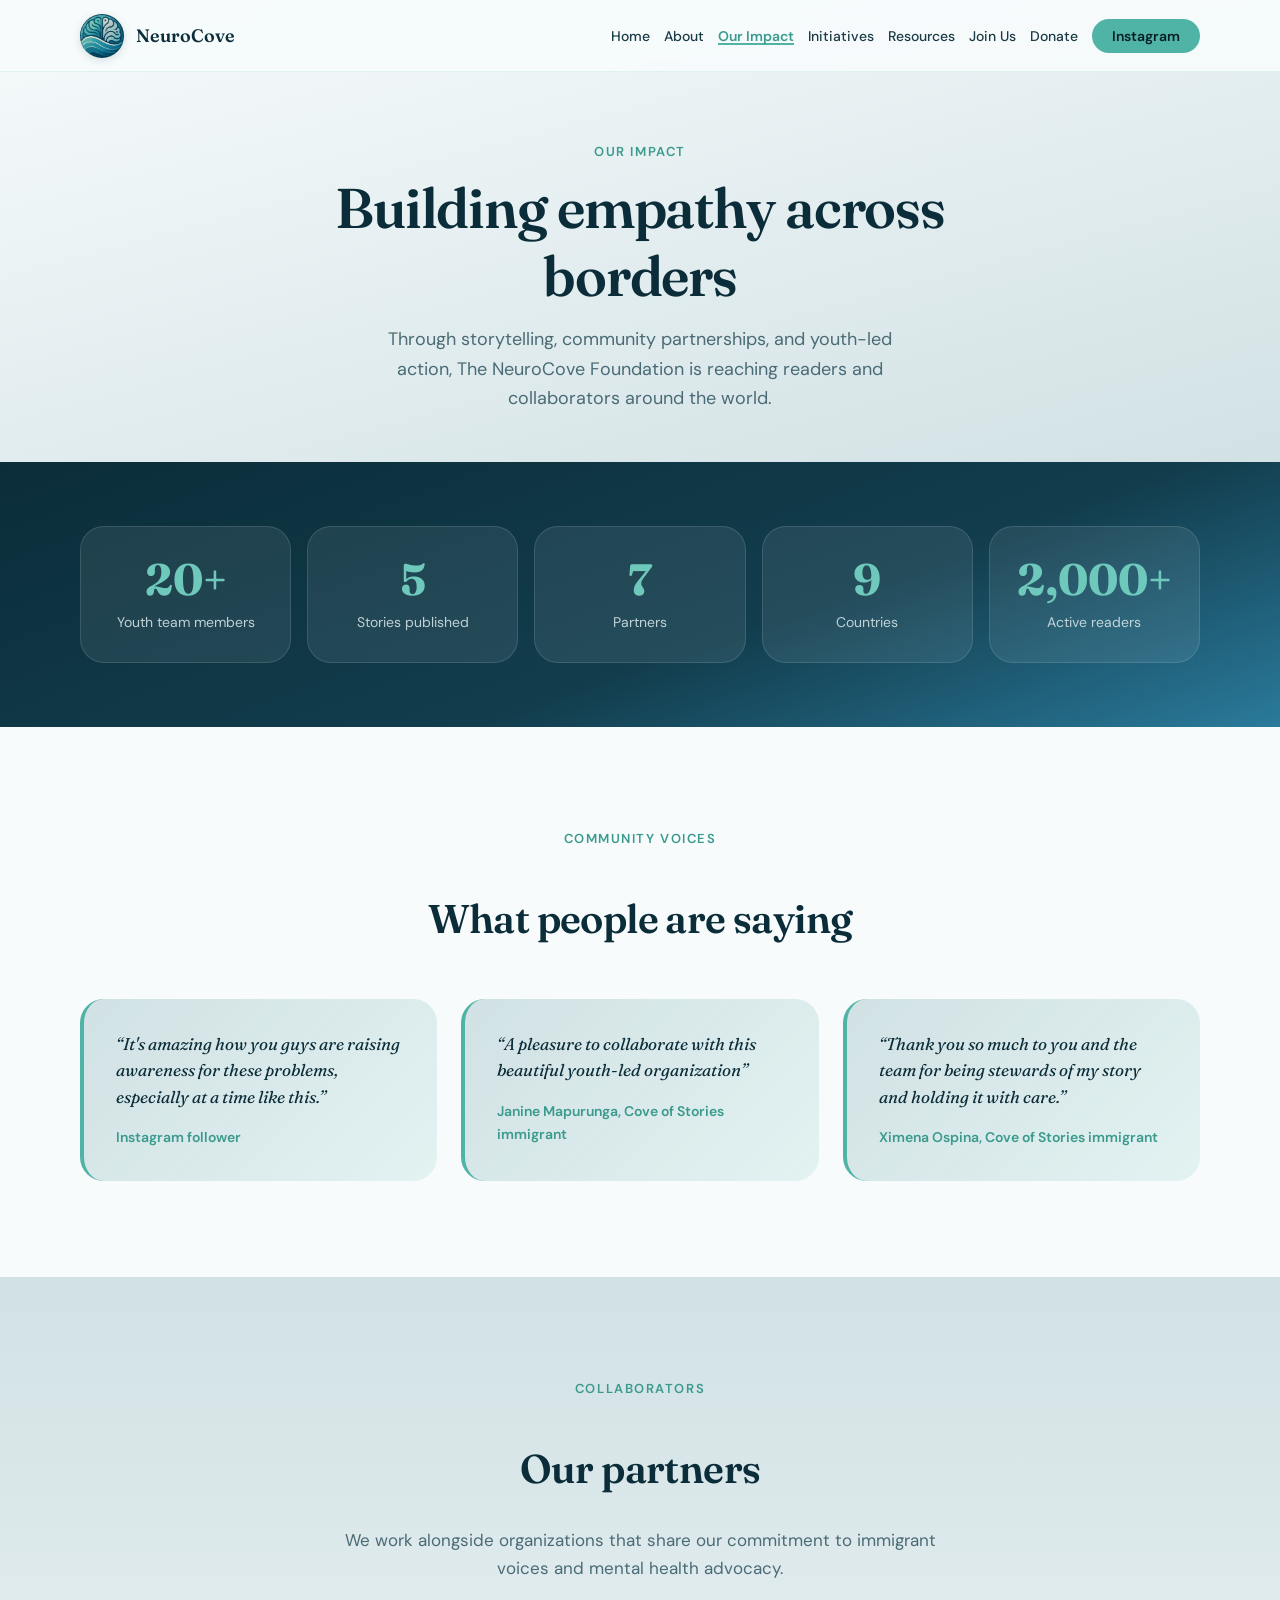
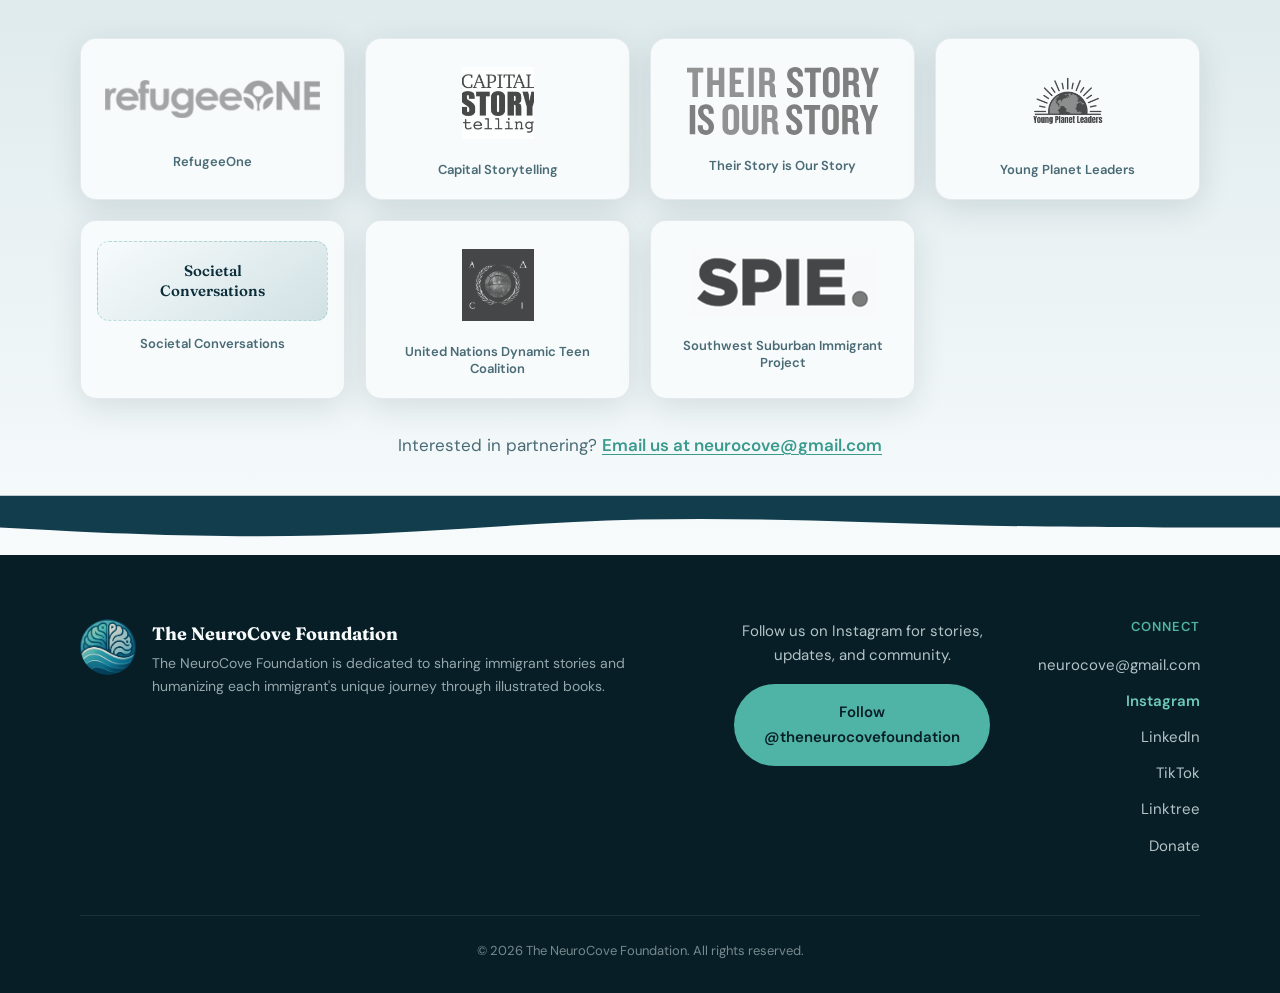
<file: mission.html>
<!DOCTYPE html>
<html lang="en">
<head>
  <meta charset="UTF-8">
  <meta name="viewport" content="width=device-width, initial-scale=1.0">
  <meta http-equiv="refresh" content="0; url=impact.html">
  <link rel="canonical" href="impact.html">
  <title>Redirecting to Our Impact | The NeuroCove Foundation</title>
</head>
<body>
  <p>Redirecting to <a href="impact.html">Our Impact</a>...</p>
</body>
</html>
</file>
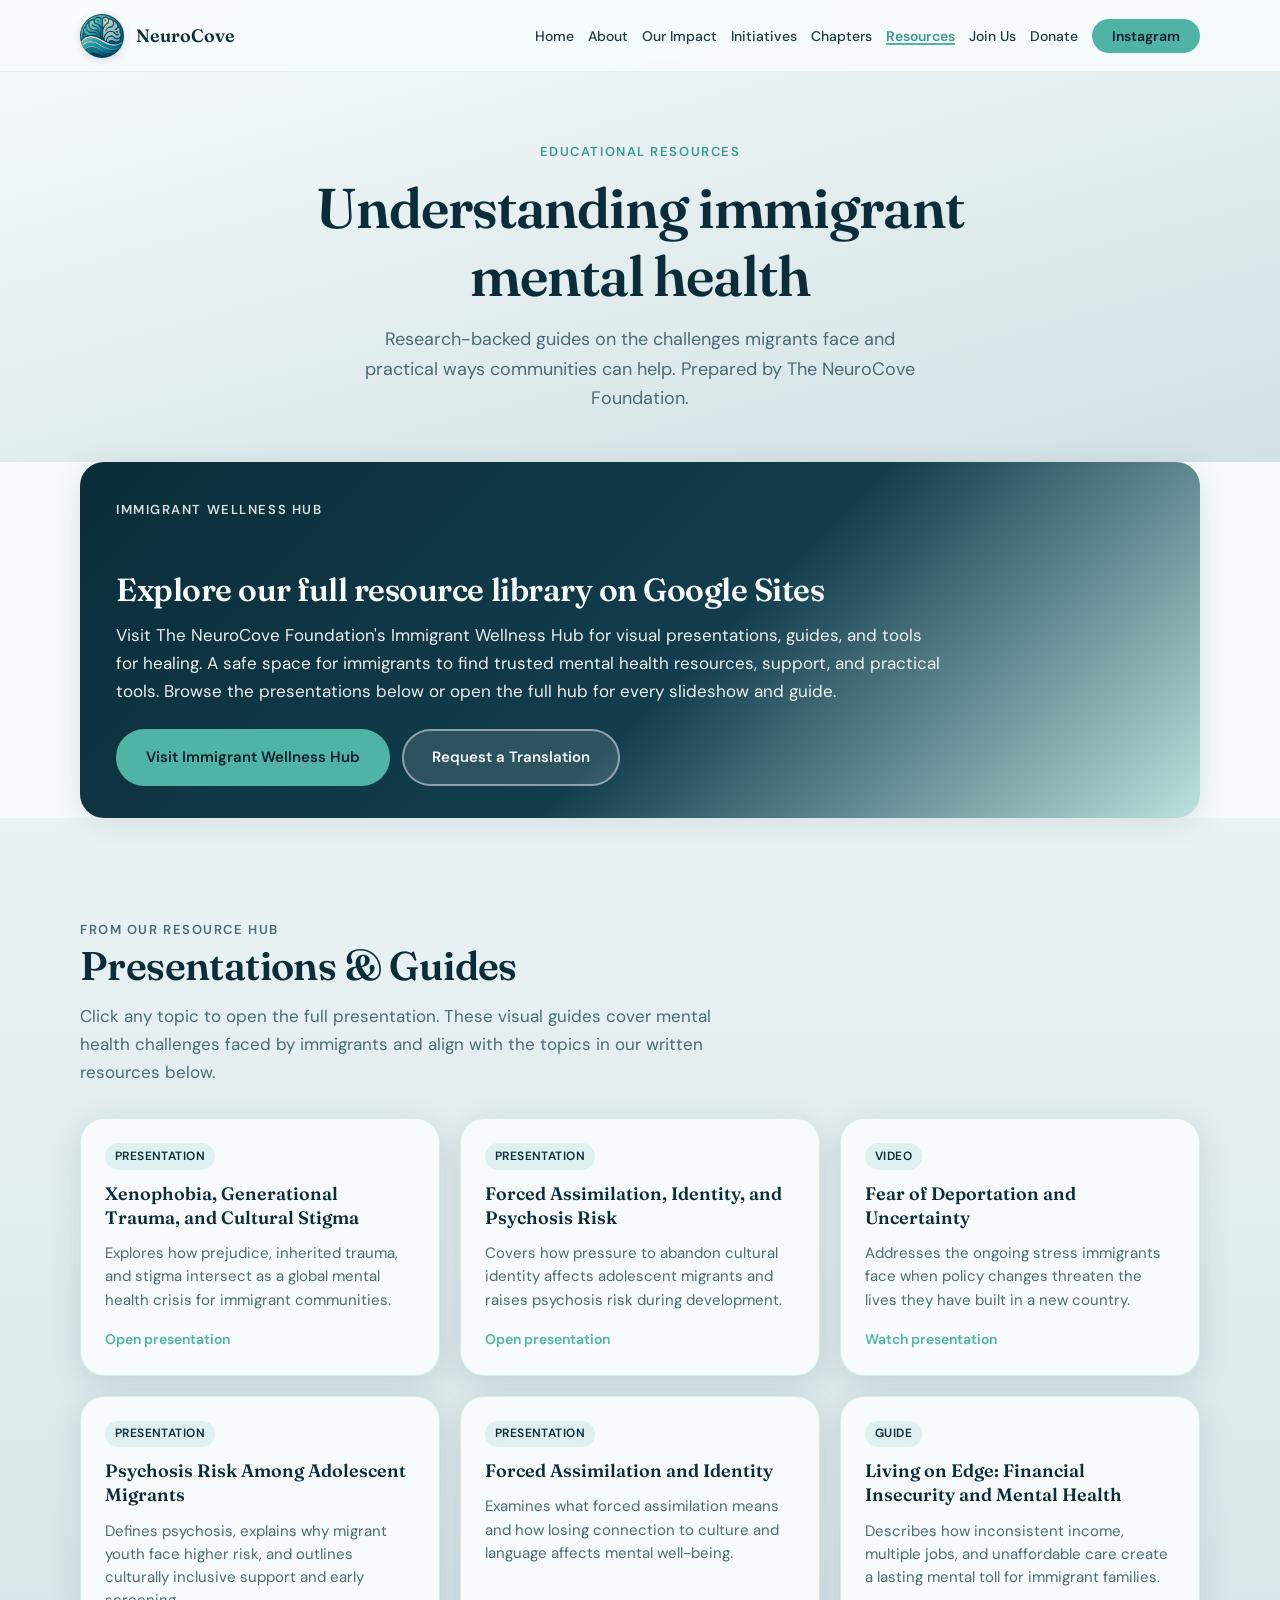
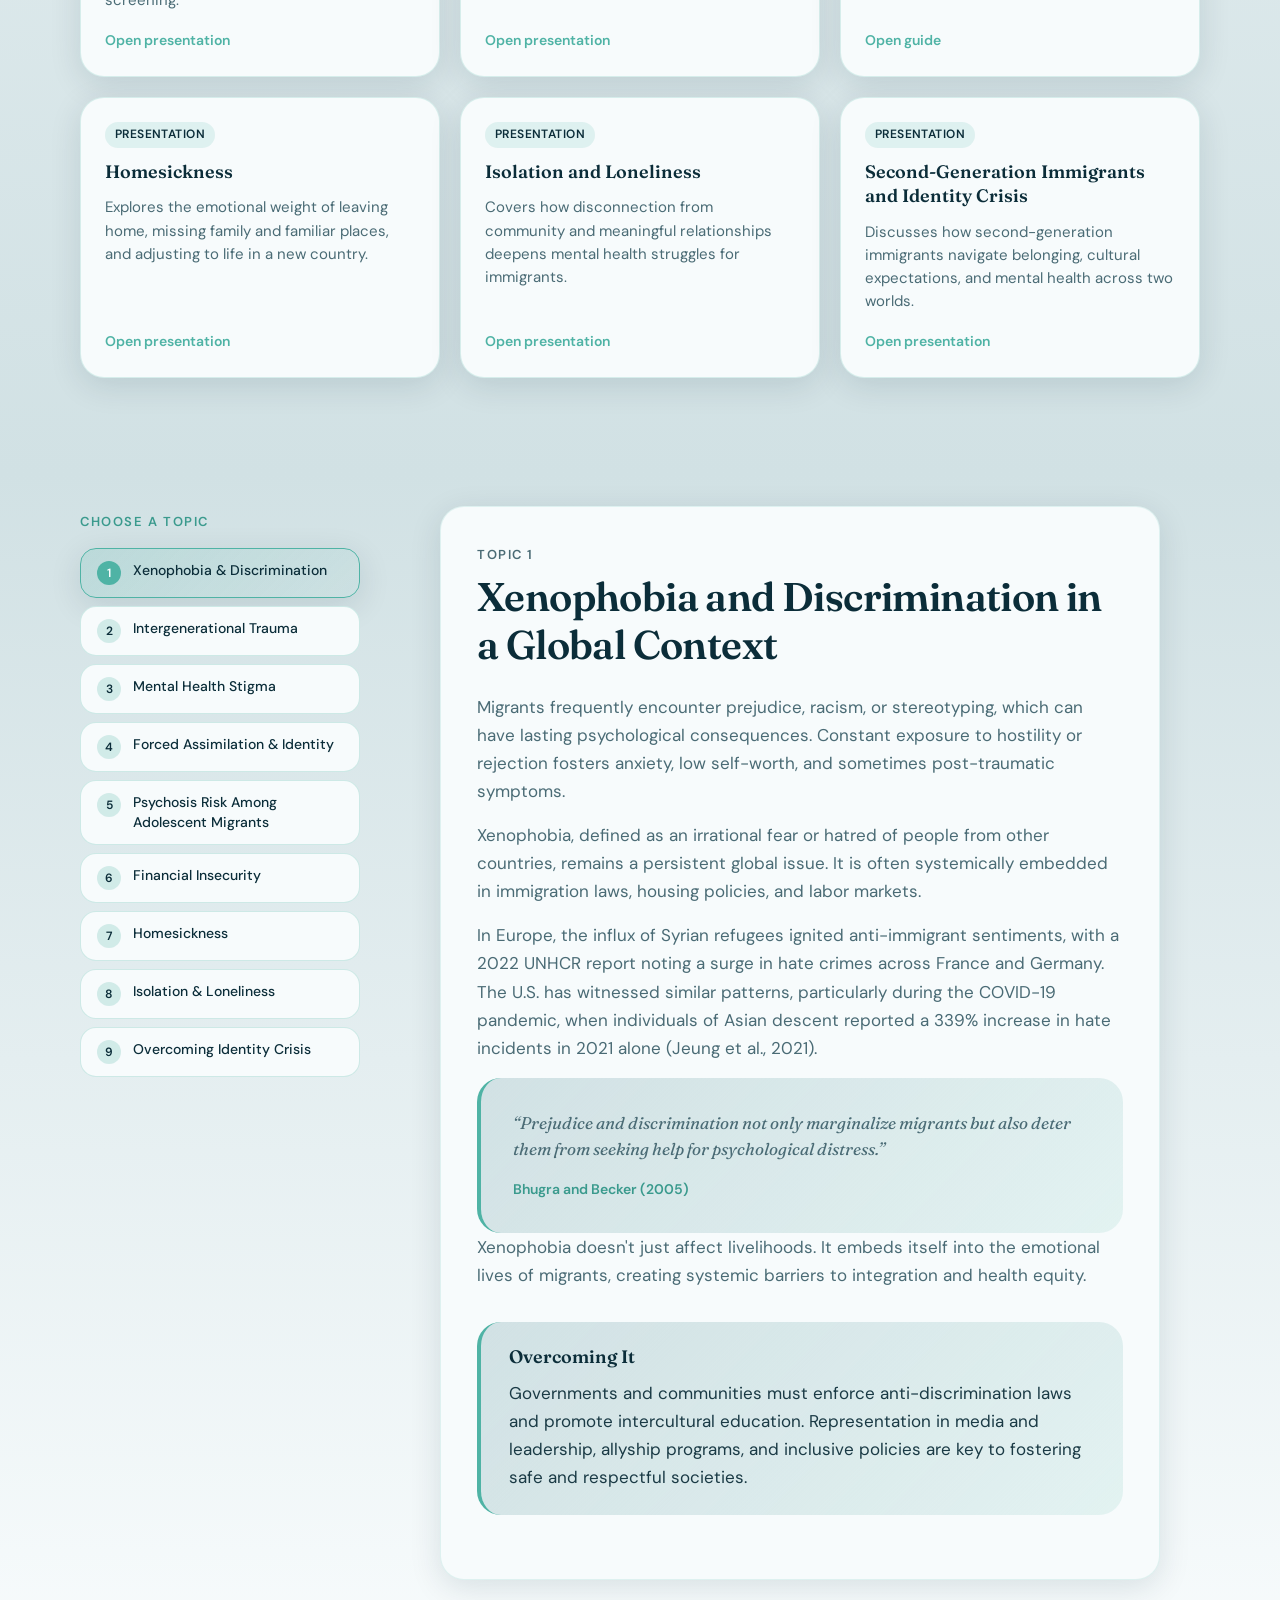
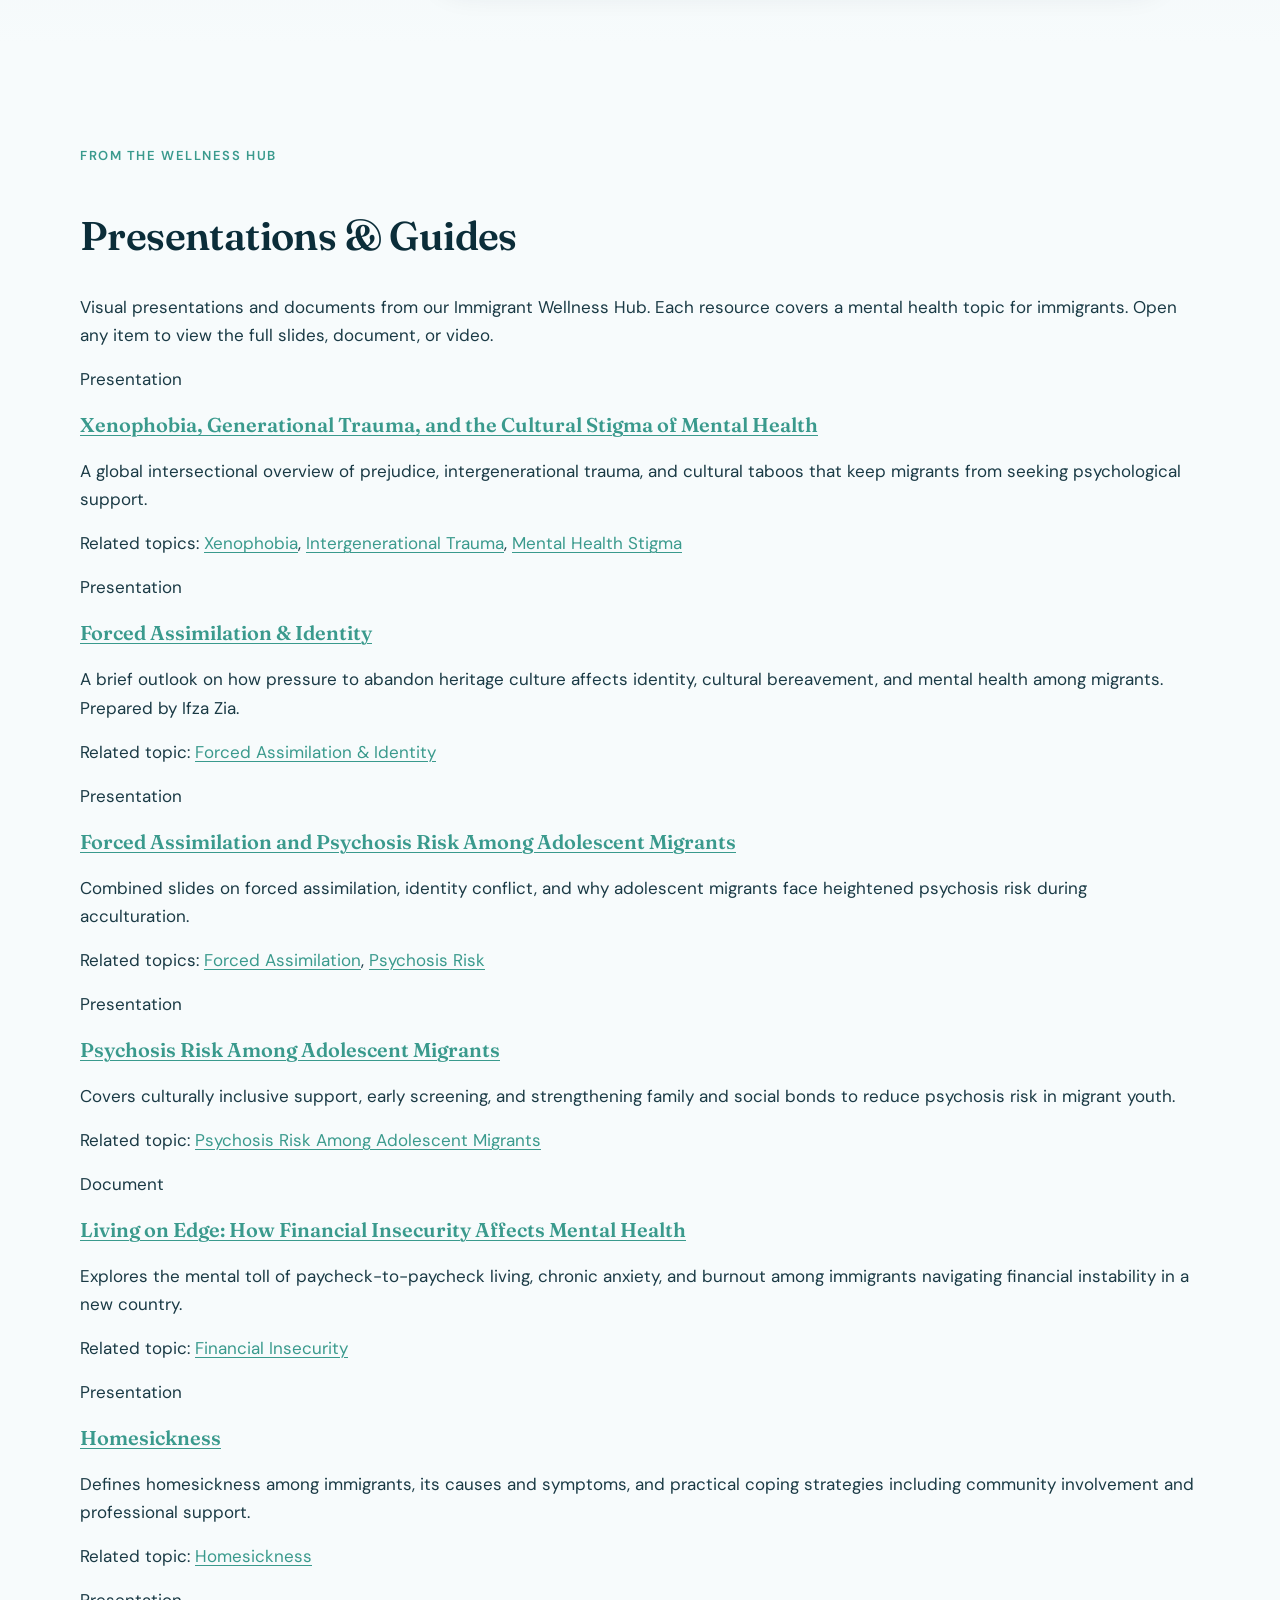
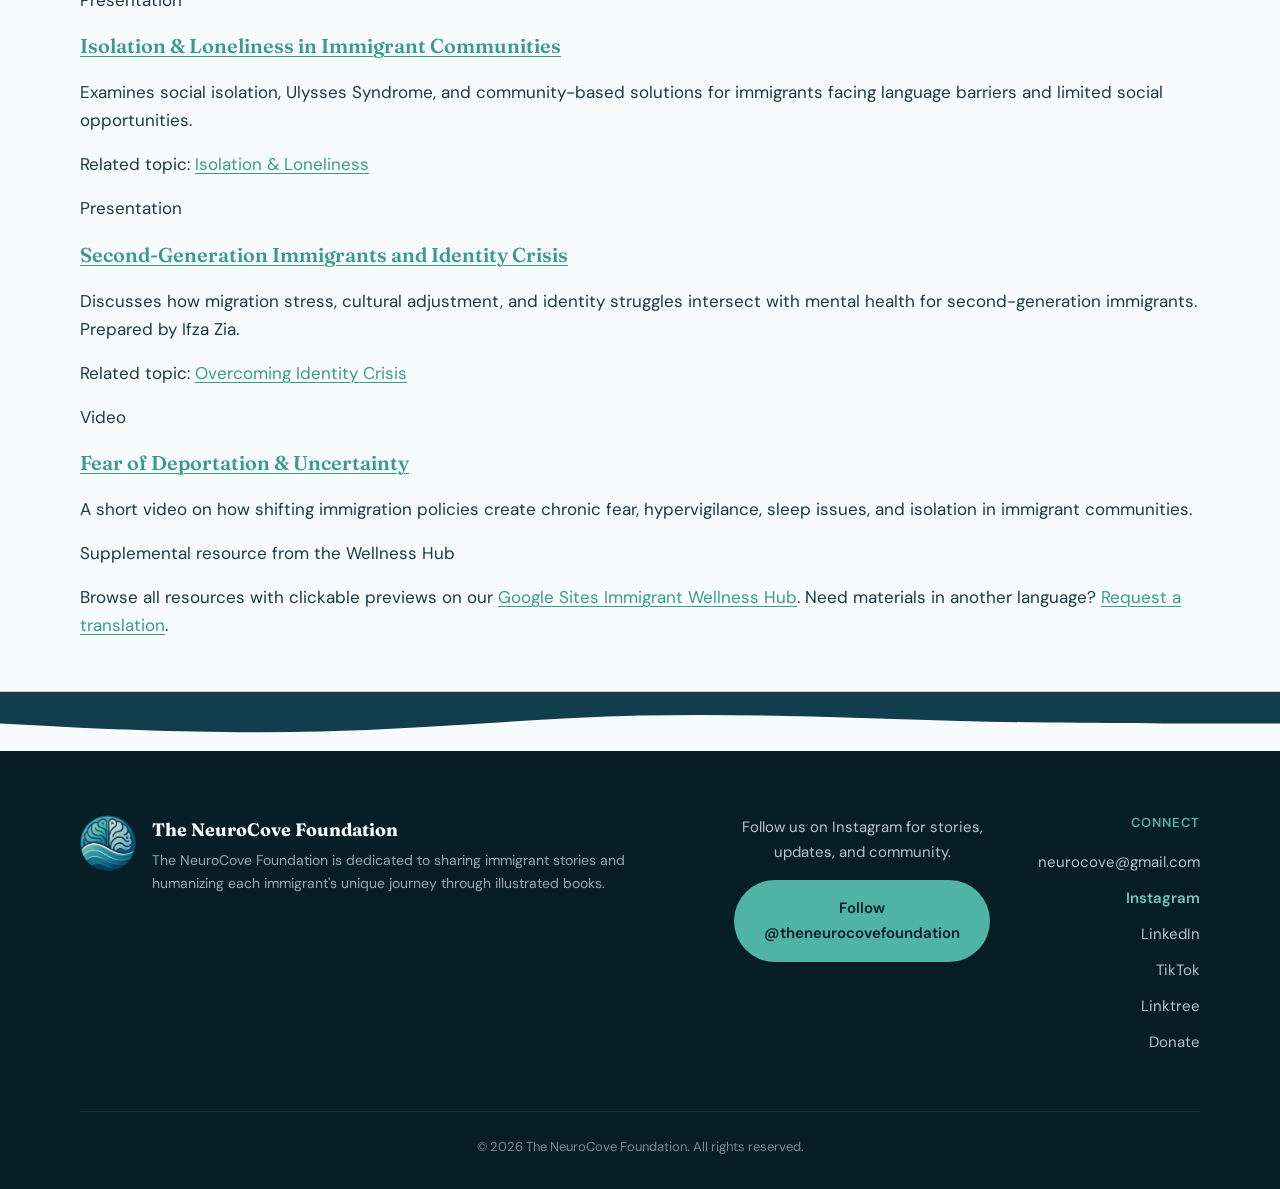
<file: resources.html>
<!DOCTYPE html>
<html lang="en">
<head>
  <meta charset="UTF-8">
  <meta name="viewport" content="width=device-width, initial-scale=1.0">
  <meta name="description" content="Educational resources on immigrant mental health: xenophobia, trauma, stigma, assimilation, financial insecurity, homesickness, and isolation. Includes presentations and guides from the Immigrant Wellness Hub.">
  <title>Resources | The NeuroCove Foundation</title>
  <link rel="icon" href="Media/logo.jpg" type="image/jpeg">
  <link rel="preconnect" href="https://fonts.googleapis.com">
  <link rel="preconnect" href="https://fonts.gstatic.com" crossorigin>
  <link href="https://fonts.googleapis.com/css2?family=DM+Sans:ital,opsz,wght@0,9..40,400;0,9..40,500;0,9..40,600;0,9..40,700;1,9..40,400&family=Fraunces:opsz,wght@9..144,500;9..144,600;9..144,700&display=swap" rel="stylesheet">
  <link rel="stylesheet" href="css/styles.css">
</head>
<body>
  <a class="skip-link" href="#main">Skip to content</a>

  <header class="site-header">
    <nav class="nav container" aria-label="Main navigation">
      <a class="nav-brand" href="index.html">
        <img src="Media/logo.jpg" alt="NeuroCove Foundation logo" width="44" height="44">
        <span>NeuroCove</span>
      </a>
      <button class="nav-toggle" type="button" aria-expanded="false" aria-controls="nav-menu" aria-label="Open menu">
        <span></span>
        <span></span>
        <span></span>
      </button>
      <ul class="nav-menu" id="nav-menu">
        <li><a href="index.html">Home</a></li>
        <li><a href="about.html">About</a></li>
        <li><a href="impact.html">Our Impact</a></li>
        <li><a href="initiatives.html">Initiatives</a></li>
        <li><a href="chapters.html">Chapters</a></li>
        <li><a href="resources.html" class="is-active" aria-current="page">Resources</a></li>
        <li><a href="https://linktr.ee/neurocove" target="_blank" rel="noopener noreferrer">Join Us</a></li>
        <li><a href="https://hcb.hackclub.com/donations/start/neurocove" target="_blank" rel="noopener noreferrer">Donate</a></li>
        <li><a class="nav-cta" href="https://www.instagram.com/theneurocovefoundation/" target="_blank" rel="noopener noreferrer">Instagram</a></li>
      </ul>
    </nav>
  </header>

  <main id="main">
    <section class="page-hero">
      <div class="container">
        <p class="eyebrow">Educational Resources</p>
        <h1>Understanding immigrant mental health</h1>
        <p class="page-hero-lead">Research-backed guides on the challenges migrants face and practical ways communities can help. Prepared by The NeuroCove Foundation.</p>
      </div>
    </section>

    <section class="section resources-wellness-cta" aria-labelledby="wellness-hub-heading">
      <div class="container">
        <div class="resources-wellness-banner">
          <p class="eyebrow">Immigrant Wellness Hub</p>
          <h2 id="wellness-hub-heading">Explore our full resource library on Google Sites</h2>
          <p>Visit The NeuroCove Foundation's Immigrant Wellness Hub for visual presentations, guides, and tools for healing. A safe space for immigrants to find trusted mental health resources, support, and practical tools. Browse the presentations below or open the full hub for every slideshow and guide.</p>
          <div class="resources-wellness-actions">
            <a class="btn btn-primary" href="https://sites.google.com/view/theneurocovefoundation/home" target="_blank" rel="noopener noreferrer">Visit Immigrant Wellness Hub</a>
            <a class="btn btn-secondary" href="https://forms.gle/nr8dujzNTJxt74Sz7" target="_blank" rel="noopener noreferrer">Request a Translation</a>
          </div>
        </div>
      </div>
    </section>

    <section class="section resources-presentations" aria-labelledby="presentations-heading">
      <div class="container">
        <header class="resources-presentations-header">
          <p class="eyebrow">From our resource hub</p>
          <h2 id="presentations-heading">Presentations &amp; Guides</h2>
          <p>Click any topic to open the full presentation. These visual guides cover mental health challenges faced by immigrants and align with the topics in our written resources below.</p>
        </header>
        <ul class="presentation-grid">
          <li>
            <a class="presentation-card" href="https://www.canva.com/design/DAGtxgWH5h4/_Jj8Lc7ZEwgLGkL9O0v20w/view" target="_blank" rel="noopener noreferrer">
              <span class="presentation-card-tag">Presentation</span>
              <h3>Xenophobia, Generational Trauma, and Cultural Stigma</h3>
              <p>Explores how prejudice, inherited trauma, and stigma intersect as a global mental health crisis for immigrant communities.</p>
              <span class="presentation-card-link">Open presentation</span>
            </a>
          </li>
          <li>
            <a class="presentation-card" href="https://www.canva.com/design/DAGuwpQksDM/4F6a76B6odE_LoEIE1-HXQ/view" target="_blank" rel="noopener noreferrer">
              <span class="presentation-card-tag">Presentation</span>
              <h3>Forced Assimilation, Identity, and Psychosis Risk</h3>
              <p>Covers how pressure to abandon cultural identity affects adolescent migrants and raises psychosis risk during development.</p>
              <span class="presentation-card-link">Open presentation</span>
            </a>
          </li>
          <li>
            <a class="presentation-card" href="https://www.canva.com/design/DAGvbUu6b3I/t7RYHLt3W6j1TwJcgbkfTg/watch" target="_blank" rel="noopener noreferrer">
              <span class="presentation-card-tag">Video</span>
              <h3>Fear of Deportation and Uncertainty</h3>
              <p>Addresses the ongoing stress immigrants face when policy changes threaten the lives they have built in a new country.</p>
              <span class="presentation-card-link">Watch presentation</span>
            </a>
          </li>
          <li>
            <a class="presentation-card" href="https://www.canva.com/design/DAGvbT6nAOs/_7qS0JzSLSk5ildmY3v2iw/view" target="_blank" rel="noopener noreferrer">
              <span class="presentation-card-tag">Presentation</span>
              <h3>Psychosis Risk Among Adolescent Migrants</h3>
              <p>Defines psychosis, explains why migrant youth face higher risk, and outlines culturally inclusive support and early screening.</p>
              <span class="presentation-card-link">Open presentation</span>
            </a>
          </li>
          <li>
            <a class="presentation-card" href="https://www.canva.com/design/DAGvbQjvXHo/TjwCehzWqghdo4YzElKG7Q/view" target="_blank" rel="noopener noreferrer">
              <span class="presentation-card-tag">Presentation</span>
              <h3>Forced Assimilation and Identity</h3>
              <p>Examines what forced assimilation means and how losing connection to culture and language affects mental well-being.</p>
              <span class="presentation-card-link">Open presentation</span>
            </a>
          </li>
          <li>
            <a class="presentation-card" href="https://1drv.ms/w/c/b86c48859be6cdb4/EbL-G8hHuw5HpgLkJwldgQkBNTKpkzHWv6YZmcuGoP1C4A" target="_blank" rel="noopener noreferrer">
              <span class="presentation-card-tag">Guide</span>
              <h3>Living on Edge: Financial Insecurity and Mental Health</h3>
              <p>Describes how inconsistent income, multiple jobs, and unaffordable care create a lasting mental toll for immigrant families.</p>
              <span class="presentation-card-link">Open guide</span>
            </a>
          </li>
          <li>
            <a class="presentation-card" href="https://www.canva.com/design/DAGvOLEui7U/GuPfI-l7BGqW-Z-NOg2x7Q/view" target="_blank" rel="noopener noreferrer">
              <span class="presentation-card-tag">Presentation</span>
              <h3>Homesickness</h3>
              <p>Explores the emotional weight of leaving home, missing family and familiar places, and adjusting to life in a new country.</p>
              <span class="presentation-card-link">Open presentation</span>
            </a>
          </li>
          <li>
            <a class="presentation-card" href="https://www.canva.com/design/DAGvImthr-g/368bulZ3R6S94MPJ85nYKQ/view" target="_blank" rel="noopener noreferrer">
              <span class="presentation-card-tag">Presentation</span>
              <h3>Isolation and Loneliness</h3>
              <p>Covers how disconnection from community and meaningful relationships deepens mental health struggles for immigrants.</p>
              <span class="presentation-card-link">Open presentation</span>
            </a>
          </li>
          <li>
            <a class="presentation-card" href="https://www.canva.com/design/DAGyDMIWQrk/4M--3OMqzslhoUcfBoV8Sg/view" target="_blank" rel="noopener noreferrer">
              <span class="presentation-card-tag">Presentation</span>
              <h3>Second-Generation Immigrants and Identity Crisis</h3>
              <p>Discusses how second-generation immigrants navigate belonging, cultural expectations, and mental health across two worlds.</p>
              <span class="presentation-card-link">Open presentation</span>
            </a>
          </li>
        </ul>
      </div>
    </section>

    <section class="section resources-hub" aria-label="Resource topics">
      <div class="container resources-layout">
        <div class="resources-nav-col">
          <p class="eyebrow">Choose a topic</p>
          <label class="resources-nav-select-label" for="resources-topic-select">Topic</label>
          <select class="resources-nav-select" id="resources-topic-select" aria-label="Choose a resource topic">
            <option value="xenophobia">1. Xenophobia &amp; Discrimination</option>
            <option value="intergenerational-trauma">2. Intergenerational Trauma</option>
            <option value="mental-health-stigma">3. Mental Health Stigma</option>
            <option value="forced-assimilation">4. Forced Assimilation &amp; Identity</option>
            <option value="psychosis-risk">5. Psychosis Risk Among Adolescent Migrants</option>
            <option value="financial-insecurity">6. Financial Insecurity</option>
            <option value="homesickness">7. Homesickness</option>
            <option value="isolation-loneliness">8. Isolation &amp; Loneliness</option>
            <option value="identity-crisis">9. Overcoming Identity Crisis</option>
          </select>
          <nav class="resources-nav" role="tablist" aria-label="Resource topics">
            <button type="button" class="resources-tab is-active" role="tab" id="tab-xenophobia" aria-controls="panel-xenophobia" aria-selected="true" data-topic="xenophobia">
              <span class="resources-tab-num" aria-hidden="true">1</span>
              <span class="resources-tab-label">Xenophobia &amp; Discrimination</span>
            </button>
            <button type="button" class="resources-tab" role="tab" id="tab-intergenerational-trauma" aria-controls="panel-intergenerational-trauma" aria-selected="false" data-topic="intergenerational-trauma" tabindex="-1">
              <span class="resources-tab-num" aria-hidden="true">2</span>
              <span class="resources-tab-label">Intergenerational Trauma</span>
            </button>
            <button type="button" class="resources-tab" role="tab" id="tab-mental-health-stigma" aria-controls="panel-mental-health-stigma" aria-selected="false" data-topic="mental-health-stigma" tabindex="-1">
              <span class="resources-tab-num" aria-hidden="true">3</span>
              <span class="resources-tab-label">Mental Health Stigma</span>
            </button>
            <button type="button" class="resources-tab" role="tab" id="tab-forced-assimilation" aria-controls="panel-forced-assimilation" aria-selected="false" data-topic="forced-assimilation" tabindex="-1">
              <span class="resources-tab-num" aria-hidden="true">4</span>
              <span class="resources-tab-label">Forced Assimilation &amp; Identity</span>
            </button>
            <button type="button" class="resources-tab" role="tab" id="tab-psychosis-risk" aria-controls="panel-psychosis-risk" aria-selected="false" data-topic="psychosis-risk" tabindex="-1">
              <span class="resources-tab-num" aria-hidden="true">5</span>
              <span class="resources-tab-label">Psychosis Risk Among Adolescent Migrants</span>
            </button>
            <button type="button" class="resources-tab" role="tab" id="tab-financial-insecurity" aria-controls="panel-financial-insecurity" aria-selected="false" data-topic="financial-insecurity" tabindex="-1">
              <span class="resources-tab-num" aria-hidden="true">6</span>
              <span class="resources-tab-label">Financial Insecurity</span>
            </button>
            <button type="button" class="resources-tab" role="tab" id="tab-homesickness" aria-controls="panel-homesickness" aria-selected="false" data-topic="homesickness" tabindex="-1">
              <span class="resources-tab-num" aria-hidden="true">7</span>
              <span class="resources-tab-label">Homesickness</span>
            </button>
            <button type="button" class="resources-tab" role="tab" id="tab-isolation-loneliness" aria-controls="panel-isolation-loneliness" aria-selected="false" data-topic="isolation-loneliness" tabindex="-1">
              <span class="resources-tab-num" aria-hidden="true">8</span>
              <span class="resources-tab-label">Isolation &amp; Loneliness</span>
            </button>
            <button type="button" class="resources-tab" role="tab" id="tab-identity-crisis" aria-controls="panel-identity-crisis" aria-selected="false" data-topic="identity-crisis" tabindex="-1">
              <span class="resources-tab-num" aria-hidden="true">9</span>
              <span class="resources-tab-label">Overcoming Identity Crisis</span>
            </button>
          </nav>
        </div>

        <div class="resources-panels">
          <article class="resource-panel is-active" role="tabpanel" id="panel-xenophobia" aria-labelledby="tab-xenophobia" tabindex="0">
            <div class="resource-panel-inner resource-content">
        <p class="eyebrow">Topic 1</p>
        <h2>Xenophobia and Discrimination in a Global Context</h2>

        <p>Migrants frequently encounter prejudice, racism, or stereotyping, which can have lasting psychological consequences. Constant exposure to hostility or rejection fosters anxiety, low self-worth, and sometimes post-traumatic symptoms.</p>

        <p>Xenophobia, defined as an irrational fear or hatred of people from other countries, remains a persistent global issue. It is often systemically embedded in immigration laws, housing policies, and labor markets.</p>

        <p>In Europe, the influx of Syrian refugees ignited anti-immigrant sentiments, with a 2022 UNHCR report noting a surge in hate crimes across France and Germany. The U.S. has witnessed similar patterns, particularly during the COVID-19 pandemic, when individuals of Asian descent reported a 339% increase in hate incidents in 2021 alone (Jeung et al., 2021).</p>

        <blockquote class="quote-block">
          <p>&ldquo;Prejudice and discrimination not only marginalize migrants but also deter them from seeking help for psychological distress.&rdquo;</p>
          <footer>Bhugra and Becker (2005)</footer>
        </blockquote>

        <p>Xenophobia doesn't just affect livelihoods. It embeds itself into the emotional lives of migrants, creating systemic barriers to integration and health equity.</p>

        <aside class="resource-callout">
          <h3>Overcoming It</h3>
          <p>Governments and communities must enforce anti-discrimination laws and promote intercultural education. Representation in media and leadership, allyship programs, and inclusive policies are key to fostering safe and respectful societies.</p>
        </aside>
            </div>
          </article>

          <article class="resource-panel" role="tabpanel" id="panel-intergenerational-trauma" aria-labelledby="tab-intergenerational-trauma" tabindex="0" hidden>
            <div class="resource-panel-inner resource-content">
        <p class="eyebrow">Topic 2</p>
        <h2>Intergenerational Trauma Caused by Migration</h2>

        <p>Migration is not a singular event but a multigenerational experience. Forced migration, often associated with violence, famine, or persecution, leaves profound psychological imprints. Descendants of displaced individuals frequently inherit unspoken fears, anxiety, and dislocation, a concept known as intergenerational or transgenerational trauma.</p>

        <p>Studies show that second- and third-generation immigrants may suffer from identity confusion, depression, and internalized shame. Danieli (1998), examining Holocaust survivors and their families, emphasized, &ldquo;Trauma does not stop with those who directly experience it. It imprints on the psyche of generations.&rdquo; Today, similar patterns are observed in Rohingya, Afghan, and Uyghur diasporas across Europe and Asia.</p>

        <p>Additionally, lack of acknowledgment and culturally appropriate support structures perpetuate the trauma cycle. Youths often find themselves caught between preserving cultural roots and conforming to host societies, which may regard their identities with suspicion or hostility.</p>

        <p>Migration can result in trauma that reverberates across generations. Parents who have experienced war, loss, or instability often transmit their psychological scars to their children through behavior, emotional responses, or silence. These unresolved experiences lead to mental health conditions such as anxiety, depression, and post-traumatic stress in second-generation migrants, who may never directly experience the trauma themselves but still bear its emotional weight.</p>

        <aside class="resource-callout">
          <h3>Overcoming It</h3>
          <p>Open family dialogue, trauma-informed therapy, and cultural education programs can help process intergenerational pain. Children must be taught to explore their roots in safe spaces, supported by schools, therapists, and community leaders who understand the migrant narrative.</p>
        </aside>

        <p class="resource-reference"><strong>Reference:</strong> Yehuda, R., &amp; Lehrner, A. (2018). Intergenerational transmission of trauma effects: putative role of epigenetic mechanisms. <em>World Psychiatry</em>, 17(3), 243–257.</p>
            </div>
          </article>

          <article class="resource-panel" role="tabpanel" id="panel-mental-health-stigma" aria-labelledby="tab-mental-health-stigma" tabindex="0" hidden>
            <div class="resource-panel-inner resource-content">
        <p class="eyebrow">Topic 3</p>
        <h2>Cultural Stigma of Mental Health</h2>

        <p>In many communities, mental health is cloaked in cultural taboos. Migrants from South Asia, the Middle East, and parts of Africa often avoid discussing psychological conditions due to the fear of dishonor or spiritual misinterpretation. As Kirmayer et al. (2011) note, &ldquo;Mental illness is not only misunderstood in many cultures but is viewed as a weakness, a sin, or even a curse.&rdquo; This stigma contributes to lower diagnosis rates and delayed treatments. A 2020 WHO report revealed that refugee populations underutilize mental health services by nearly 70% compared to native-born citizens, primarily due to stigma, language barriers, and distrust in institutions.</p>

        <p>Further, stigma is perpetuated in media narratives, which often portray migrants as either burdens or threats, contributing to their further alienation from mental healthcare systems.</p>

        <p>In many cultures, mental health issues are seen as taboo or signs of personal weakness, leading to shame and denial. Migrants from these backgrounds may avoid therapy or see mental illness as a family dishonor, thus delaying diagnosis and treatment.</p>

        <aside class="resource-callout">
          <h3>Overcoming It</h3>
          <p>Community awareness campaigns, culturally sensitive counseling, and integrating religious/community leaders in education efforts can help dismantle stigma. Providing anonymous, judgment-free platforms for help can empower individuals to seek support.</p>
        </aside>

        <p class="resource-reference"><strong>Reference:</strong> Abe-Kim, J., Takeuchi, D., &amp; Hwang, W. C. (2002). Predictors of help seeking for emotional distress among Chinese Americans: Family matters. <em>Journal of Consulting and Clinical Psychology</em>, 70(5), 1186–1190.</p>
            </div>
          </article>

          <article class="resource-panel" role="tabpanel" id="panel-forced-assimilation" aria-labelledby="tab-forced-assimilation" tabindex="0" hidden>
            <div class="resource-panel-inner resource-content">
        <p class="eyebrow">Topic 4</p>
        <h2>Forced Assimilation &amp; Identity</h2>
        <p class="resource-byline">A brief outlook &middot; Prepared by Ifza Zia &middot; The NeuroCove Foundation</p>

        <h3>Background</h3>
        <p>Forced assimilation is the process by which individuals or groups from one cultural or ethnic background are coerced into abandoning their native culture, language, and identity to adopt the ways of the dominant group through policies, societal pressures, or oppressive tactics. (<a href="https://oxford-review.com/the-oxford-review-dei-diversity-equity-and-inclusion-dictionary/forced-assimilation-definition-and-explanation/" target="_blank" rel="noopener noreferrer">The Oxford Review Briefings</a>)</p>

        <p>Forced assimilation refers to pressure on migrants to abandon heritage culture and adopt dominant norms. This can challenge cultural, religious, and gender identities, causing cultural bereavement, a grief-like distress from loss of familiar social structures. Identity conflict may arise in families when children acculturate faster than parents, reversing traditional roles.</p>

        <h3>What happens during forced assimilation?</h3>
        <p>During forced assimilation, minority groups are forced to give up their cultural identities. They are usually threatened with violence, and assimilation usually occurs quickly. (<a href="https://www.verywellmind.com/what-is-cultural-assimilation-5225960" target="_blank" rel="noopener noreferrer">Seven</a>)</p>

        <p>Losing one's cultural identity can lead to psychological stress, from homesickness to depression and mental illness. Forced assimilation is a threat to identity and also suppresses it. (Seven, Lee)</p>

        <p>Marginalization (rejecting both heritage and host culture) is linked to the poorest mental health outcomes; integration (both cultures) shows better resilience. Discrimination and identity stress contribute to anxiety, depression, and identity confusion among youth and adults alike.</p>

        <h3>Current World Perspective</h3>
        <p>Marginalization often results in individuals feeling isolated, not just from the dominant society, but also from their community of origin. This "double rejection" can create a deep sense of alienation, where the individual feels they belong nowhere. Without a strong cultural anchor or a sense of social belonging, marginalized youth and adults may struggle to form a coherent sense of identity. This ambiguity increases vulnerability to mental health challenges such as low self-esteem, social withdrawal, chronic stress, and substance abuse. The lack of community support, either from the heritage group or the host society, makes it harder to cope with daily challenges or discrimination, leaving individuals at higher risk of emotional breakdowns and psychological disorders.</p>

        <p>In contrast, individuals who are able to integrate both their heritage culture and the host culture tend to show stronger psychological resilience. This bicultural identity allows them to navigate between social settings more flexibly, draw support from diverse cultural sources, and maintain a stable sense of self. Studies have shown that integrated individuals are more likely to experience higher levels of life satisfaction, lower stress, and better academic or professional success. Integration empowers individuals to preserve their cultural roots while adapting positively to new social environments, reducing internal conflict and fostering emotional well being.</p>

        <aside class="resource-callout">
          <h3>Treatment / How to Help</h3>
          <ul>
            <li>Promote bicultural integration programs, affirming heritage and host cultural identities.</li>
            <li>Support peer‑led identity groups, arts, storytelling, and community events that validate multiple identities.</li>
            <li>Provide identity‑informed counseling: non‑pathologizing, culturally sensitive therapy that frames identity conflict as normal after migration.</li>
          </ul>
        </aside>

        <div class="resource-references">
          <h3>References</h3>
          <ul>
            <li>Lee, Sarah. &ldquo;Forced Assimilation: A Threat to Indigenous Identity.&rdquo; <a href="https://www.numberanalytics.com/blog/forced-assimilation-indigenous-peoples-rights" target="_blank" rel="noopener noreferrer">Numberanalytics.com</a>, 2025.</li>
            <li>Seven, Zuva. &ldquo;What Is Cultural Assimilation?&rdquo; <a href="https://www.verywellmind.com/what-is-cultural-assimilation-5225960" target="_blank" rel="noopener noreferrer">Verywell Mind</a>, 19 May 2023.</li>
            <li>The Oxford Review Briefings. &ldquo;Forced Assimilation - Definition and Explanation.&rdquo; <a href="https://oxford-review.com/the-oxford-review-dei-diversity-equity-and-inclusion-dictionary/forced-assimilation-definition-and-explanation/" target="_blank" rel="noopener noreferrer">The Oxford Review</a>, 3 Dec. 2024.</li>
            <li>Silove, D., Steel, Z., &amp; Watters, C. (2000). Policies of deterrence and the mental health of asylum seekers. <em>JAMA</em>.</li>
            <li>Pascoe, E. A., &amp; Richman, L. S. (2009). Perceived discrimination and mental health: meta‑analysis. <em>Epidemiologic Reviews</em>.</li>
            <li>Tachtler, F. et al. (2020). Designing for social‑ecological resilience in migrant youth support. <em>arXiv</em>.</li>
          </ul>
        </div>
            </div>
          </article>

          <article class="resource-panel" role="tabpanel" id="panel-psychosis-risk" aria-labelledby="tab-psychosis-risk" tabindex="0" hidden>
            <div class="resource-panel-inner resource-content">
        <p class="eyebrow">Topic 5</p>
        <h2>Psychosis Risk Among Adolescent Migrants</h2>

        <h3>What is psychosis?</h3>
        <p>It is a collection of symptoms where people lose contact with reality; their thoughts and perceptions are disrupted and as a result, they can have difficulty separating and recognizing reality from fantasy. It usually begins in young adulthood but can come up in any age. It is usually caused from a combination of genetic risk, brain development differences, stressors or trauma, or can be a symptom of mental illness. (<a href="https://www.nimh.nih.gov/health/publications/understanding-psychosis" target="_blank" rel="noopener noreferrer">National Institute of Mental Health</a>)</p>

        <p>Psychosis is a mental health condition where a person loses touch with reality, often experiencing hallucinations (seeing or hearing things that aren't there) and delusions (strong beliefs that aren't based in reality). For adolescent migrants (young people who have moved from one country to another), psychosis risk is higher due to trauma, stress, identity confusion, discrimination, and separation from their cultural roots. Their brains, still in development, are especially sensitive to sudden life changes and emotional stressors.</p>

        <h3>Adolescence and migration</h3>
        <p>Adolescence is a period where children are developing socially and neurally. It's the period where they form their sense of self, and neurodevelopment during this time is thought to be influenced by the social environment around them. Adolescents usually spend more time with friends rather than family. (Humma Andleeb et al.)</p>

        <p>Migration between ages 11 and 17 had almost a two times increased risk of psychosis compared with non migrant white people. Adolescent migration can represent a period of vulnerability that can increase psychosis risk, especially if the migrant had exposure to socio-economic disadvantage and traumatic life events pre-migration. Migrants can also have an increased risk when linguistic difficulties prevent acculturation. As a result of these difficulties, migrants may face difficulty in building new relationships in their new home, relationships that are crucial to their development of identity, which can lead to social isolation and loneliness. These relationships would usually be established in the migrants' native country but would be disrupted as a result of migration. (Humma Andleeb et al.)</p>

        <p>Some preventative strategies suggested were acculturative support, mental health literacy, psychosocial interventions, or early detection approaches (Humma Andleeb et al.).</p>

        <h3>Providing Safe and Culturally Inclusive Support</h3>
        <p>Counseling services in the native languages of adolescents, group therapy with peers who share similar experiences, and culturally respectful mental health education can reduce feelings of alienation and improve early detection of psychosis symptoms.</p>

        <h3>Early Screening and Accessible Care</h3>
        <p>Early intervention can stop psychosis from becoming chronic. Schools and health centers should run regular mental health checkups for migrant youth, especially those who have experienced trauma, bullying, or language barriers. Making mental health care affordable, stigma-free, and available without complicated paperwork encourages adolescents to speak up earlier and receive timely treatment.</p>

        <h3>Strengthening Family and Social Bonds</h3>
        <p>Isolation worsens the risk of psychosis, so encouraging strong family involvement is key. Community outreach programs that connect migrant families to local networks, school meetings, mentorship programs, and youth social groups can rebuild social support. When young migrants feel supported both at home and outside, their stress reduces, and emotional resilience improves, lowering the risk of severe mental illness.</p>

        <div class="resource-references">
          <h3>References</h3>
          <ul>
            <li>Humma Andleeb, et al. &ldquo;Age-At-Migration, Ethnicity and Psychosis Risk: Findings from the EU-GEI Case-Control Study.&rdquo; <em>PLOS Mental Health</em>, vol. 1, no. 5, 2 Oct. 2024. <a href="https://doi.org/10.1371/journal.pmen.0000134" target="_blank" rel="noopener noreferrer">https://doi.org/10.1371/journal.pmen.0000134</a></li>
            <li>UCL. &ldquo;Migrating during Adolescence Increases Psychosis Risk.&rdquo; <a href="https://www.ucl.ac.uk/news/2024/oct/migrating-during-adolescence-increases-psychosis-risk" target="_blank" rel="noopener noreferrer">UCL News</a>, 2 Oct. 2024.</li>
            <li>National Institute of Mental Health. &ldquo;Understanding Psychosis.&rdquo; <a href="https://www.nimh.nih.gov/health/publications/understanding-psychosis" target="_blank" rel="noopener noreferrer">NIMH</a>, 2023.</li>
          </ul>
        </div>
            </div>
          </article>

          <article class="resource-panel" role="tabpanel" id="panel-financial-insecurity" aria-labelledby="tab-financial-insecurity" tabindex="0" hidden>
            <div class="resource-panel-inner resource-content">
        <p class="eyebrow">Topic 6</p>
        <h2>Living on Edge: How Financial Insecurity Affects Mental Health</h2>

        <h3>Introduction</h3>
        <p>Imagine not knowing where your next income will come from. You've just paid your monthly rent, but despite working multiple shifts, your wages still aren't enough to cover groceries or daily necessities. For many in the immigrant community, this isn't a rare struggle it's everyday life. While trying to get certified in their careers or re-establish themselves professionally in a new country, they often turn to jobs far below their skill level just to survive. Financial insecurity is more than just unpaid bills it's the mental toll of having money one moment, and nothing the next. It's the instability of inconsistent income streams, the constant fear of not being able to keep up, and the pressure of holding everything together in a system that isn't built for you.</p>

        <h3>What Financial Insecurity Looks Like</h3>
        <p>Financial insecurity doesn't always look dramatic. Sometimes, it looks like someone quietly skipping meals to make rent stretch. It looks like ignoring a health issue because they can't afford to see a doctor. It looks like working back-to-back shifts, only to end the week still in the red.</p>

        <p>For many immigrants, especially newcomers, it also means living paycheck to paycheck in a job they're overqualified for, cleaning, caregiving, warehouse work while their degrees and experience sit unused because of costly or complicated certification processes. They take what they can get, even if it barely pays, because survival comes first.</p>

        <p>The pressure isn't just about the money. It's about the constant uncertainty. The "what ifs" never stop:</p>
        <ul>
          <li>What if my child gets sick?</li>
          <li>What if my hours get cut?</li>
          <li>What if my landlord raises the rent again?</li>
        </ul>
        <p>That kind of stress builds over time. It becomes more than financial. It becomes emotional. It becomes physical. And eventually, it becomes psychological.</p>

        <h3>How Financial Insecurity Affects Mental Health</h3>
        <p>When your basic needs are unstable, your mind doesn't feel safe either. Financial insecurity keeps your brain in constant survival mode. It's hard to focus, hard to sleep, and nearly impossible to feel calm when every decision is tied to money or the lack of it.</p>

        <p>Many people facing financial instability experience:</p>
        <ul>
          <li><strong>Chronic anxiety:</strong> worrying constantly about bills, debt, or unexpected expenses</li>
          <li><strong>Depression:</strong> feeling stuck, helpless, or like you're failing even when you're trying your best</li>
          <li><strong>Burnout:</strong> working nonstop just to survive, with no energy left for anything else</li>
          <li><strong>Shame or guilt:</strong> especially when you can't support your family the way you want to</li>
        </ul>

        <p>For immigrants, the mental weight is even heavier. They're not just trying to survive for themselves, they're carrying hopes, responsibilities, and sometimes remittances for family back home. And often, they're doing all of it alone, without access to mental health care or a support system that understands what they're going through.</p>

        <aside class="resource-callout">
          <h3>What Can Help</h3>
          <ol>
            <li><strong>Normalize the struggle.</strong> Financial insecurity isn't a personal failure, it's a systemic issue. Immigrants often start from scratch, and it's okay to acknowledge that this phase is hard. Talking about it helps reduce shame and isolation.</li>
            <li><strong>Access to mental health support.</strong> Culturally sensitive therapy, peer support groups, and community mental health programs can help immigrants manage the stress before it snowballs into deeper issues. Even free or low-cost helplines can be a lifeline.</li>
            <li><strong>Financial literacy + job navigation support.</strong> Workshops that teach budgeting, credit repair, and how to find career-bridging programs (like credential recognition or upskilling) can reduce the panic of the unknown. It's not just about having money. it's about understanding how to build toward financial stability.</li>
            <li><strong>Safe spaces in community.</strong> Libraries, cultural centers, immigrant support groups, anywhere you can go to feel seen, not judged. Spaces like this remind people they're not alone, and help break the toxic cycle of silence and hustle.</li>
            <li><strong>Policy change.</strong> Let's be real, individual coping only goes so far. Real relief comes from better social programs, affordable housing, living wages, and immigration policies that help people thrive, not just survive.</li>
          </ol>
        </aside>

        <p>Financial insecurity isn't just about numbers; it's about mental survival. For immigrants, the pressure hits harder, from cultural adjustment to career setbacks and unclear policies. But no one should have to choose between paying rent and their sanity. The system needs to shift, but in the meantime, community, support, and the right tools can make the weight a little lighter. Speak up, seek help, and let's keep pushing for a world where safety isn't a privilege. It's a right.</p>
            </div>
          </article>

          <article class="resource-panel" role="tabpanel" id="panel-homesickness" aria-labelledby="tab-homesickness" tabindex="0" hidden>
            <div class="resource-panel-inner resource-content">
        <p class="eyebrow">Topic 7</p>
        <h2>Homesickness</h2>
        <p class="resource-subtitle">Problems of Immigrants</p>

        <dl class="resource-definitions">
          <dt>Oxford Dictionary</dt>
          <dd>A feeling of longing for one's home during a period of absence from it.</dd>
          <dt>WebMD</dt>
          <dd>Emotional distress when individual is away from home and in a new and unfamiliar environment.</dd>
        </dl>

        <ul class="resource-stats-list">
          <li>Many as one third of U.S. immigrants eventually return home, 18% within 5 years and 22% within 10 years of arrival.</li>
          <li>It is estimated that 50-75% of the general population have felt homesick at least once in their life.</li>
          <li>Immigrant women, unemployed, and unmarried migrants are particularly vulnerable to psychological distress.</li>
        </ul>

        <div class="resource-two-col">
          <div>
            <h3>Causes</h3>
            <ul>
              <li>Disruption of lifestyle</li>
              <li>Cultural distance</li>
              <li>Difficulty adapting</li>
              <li>Feeling of not belonging &amp; left out</li>
            </ul>
          </div>
          <div>
            <h3>Symptoms</h3>
            <ul>
              <li>Depression</li>
              <li>Grief</li>
              <li>Affects productivity</li>
              <li>Isolation from other people</li>
              <li>Low motivation</li>
              <li>Physical effects including: difficulty sleeping or sleeping too much, headaches, stomach problems, and low energy</li>
            </ul>
          </div>
        </div>

        <h3>Dealing with Homesickness</h3>
        <ul>
          <li><strong>Get involved:</strong> Going to local library is a great option to get along with other people who is experiencing similar feelings.</li>
          <li><strong>Stay Active:</strong> Do different stuff and go outside to forget about homesickness but rather focus on the new community.</li>
          <li><strong>Talk it out with trustworthy person</strong></li>
          <li><strong>Make a scheduled routine:</strong> While it is difficult to move out of the feeling of loneliness caused by homesickness, staying on routine can actually help to live productive life.</li>
          <li><strong>Don't hestiate to reach out to professionals,</strong> or even accessing some of the websites for help, such as:
            <ul>
              <li><a href="https://www.nami.org" target="_blank" rel="noopener noreferrer">NAMI (National Alliance on Mental Illness)</a></li>
              <li><a href="https://www.yourlifeyourvoice.org" target="_blank" rel="noopener noreferrer">Your Life Your Voice</a></li>
              <li><a href="https://www.samhsa.gov" target="_blank" rel="noopener noreferrer">SAMHSA (Substance Abuse and Mental Health Services Administration)</a></li>
            </ul>
          </li>
        </ul>

        <div class="resource-references">
          <h3>Sources</h3>
          <ul>
            <li><a href="https://www.reallygreatsite.com" target="_blank" rel="noopener noreferrer">www.reallygreatsite.com</a></li>
            <li><a href="https://www.webmd.com/mental-health/what-to-know-about-homesickness-and-mental-health" target="_blank" rel="noopener noreferrer">WebMD: What to Know About Homesickness and Mental Health</a></li>
            <li><a href="https://pmc.ncbi.nlm.nih.gov/articles/PMC3367327/" target="_blank" rel="noopener noreferrer">PMC3367327</a></li>
            <li><a href="https://pmc.ncbi.nlm.nih.gov/articles/PMC8866835/" target="_blank" rel="noopener noreferrer">PMC8866835</a></li>
            <li><a href="https://www.choosingtherapy.com/homesickness/" target="_blank" rel="noopener noreferrer">Choosing Therapy: Homesickness</a></li>
            <li><a href="https://www.calm.com/blog/how-to-deal-with-homesickness" target="_blank" rel="noopener noreferrer">Calm: How to Deal with Homesickness</a></li>
          </ul>
        </div>
            </div>
          </article>

          <article class="resource-panel" role="tabpanel" id="panel-isolation-loneliness" aria-labelledby="tab-isolation-loneliness" tabindex="0" hidden>
            <div class="resource-panel-inner resource-content">
        <p class="eyebrow">Topic 8</p>
        <h2>Isolation &amp; Loneliness in Immigrant Communities</h2>

        <h3>Social Isolation</h3>
        <p>Social isolation (the objective state of having few social relationships or infrequent social contact with others) and loneliness (a subjective feeling of being isolated) are public health risks that affect a significant portion of the older adult population. Often caused by:</p>
        <ul>
          <li>Language Barriers</li>
          <li>Cultural Barriers</li>
          <li>Sense of otherness</li>
          <li>Racism or discrimination</li>
          <li>Limited Social Opportunities</li>
        </ul>

        <h3>Loneliness</h3>
        <p>Feeling alone or disconnected from others, feeling don't have meaningful or close relationships or a sense of belonging.</p>

        <h3>Quick Stats</h3>
        <ul class="resource-stats-list">
          <li>1 in 3 adults in the U.S. report feeling lonely.</li>
          <li>Older immigrants tend to feel more isolation and loneliness than younger immigrants.</li>
          <li>&lt;Consider fact that US have a large amount of immigrants.&gt;</li>
          <li>Even Americans feel loneliness, then it can be anticipated that immigrants would feel loneliness much more often.</li>
          <li>First-generation immigrants (who arrived as adults, i.e. age 18 or older) had the highest rates of loneliness.</li>
        </ul>

        <h3>Risks of Social Isolation</h3>
        <p>Hawkley's study emphasizes that feeling socially isolated can negatively affect health at all stages of life, leading to issues such as:</p>
        <ul>
          <li>Depression</li>
          <li>Poor Sleep</li>
          <li>Reduced decision-making ability</li>
          <li>Faster cognitive decline</li>
          <li>Weakened heart health</li>
          <li>Compromised immune system</li>
        </ul>

        <h3>Ulysses Syndrome</h3>
        <p>Named after the Greek mythological hero Ulysses, who suffered loneliness and numerous adversities and dangers, wandering for a long year far from his land and loved ones. Immigrants tend to suffer from what's called Ulysses Syndrome.</p>
        <p>Ulysses Syndrome is the migrant syndrome of chronic and multiple stress. What migrants experience when their problems multiply and are long lasting.</p>

        <h3>Solutions</h3>
        <ul>
          <li>Join Local Groups or Organizations</li>
          <li>Learn the Language</li>
          <li>Volunteer</li>
          <li>Reach Out to Neighbors</li>
          <li>Use Technology</li>
          <li>Seek Support</li>
        </ul>

        <h3>How Can We Help?</h3>
        <ul>
          <li>As Neurocove, our Outreach Directors volunteer to support immigrants by interviewing and different activities.</li>
          <li>As individual, promote messages emphasizing that immigrants make our communities stronger.</li>
          <li>Volunteer if there is any volunteer opportunities in supporting immigrants.</li>
          <li>Make a donation for refugees NGO or NPO</li>
          <li>If there are any immigrants near you, try to be friendly and kind, listen to what they're saying even when their English is not always perfect.</li>
        </ul>

        <div class="resource-references">
          <h3>Sources</h3>
          <ul>
            <li><a href="https://www.nationalacademies.org/our-work/the-health-and-medical-dimensions-of-social-isolation-and-loneliness-in-older-adults" target="_blank" rel="noopener noreferrer">National Academies: Social Isolation and Loneliness in Older Adults</a></li>
            <li><a href="https://www.cdc.gov/social-connectedness/risk-factors/index.html" target="_blank" rel="noopener noreferrer">CDC: Social Connectedness Risk Factors</a></li>
            <li><a href="https://www.apa.org/monitor/2019/05/ce-corner-isolation" target="_blank" rel="noopener noreferrer">APA Monitor: Isolation</a></li>
            <li><a href="https://www.cambridge.org/core/journals/ageing-and-society/article/loneliness-and-social-isolation-of-ethnic-minorityimmigrant-older-adults-a-scoping-review/413C0D1167B709E36B76A3A2C6F59ED3" target="_blank" rel="noopener noreferrer">Cambridge: Loneliness and Social Isolation of Ethnic Minority Immigrant Older Adults</a></li>
            <li><a href="https://allynetwork.org/resources/overcoming-loneliness-immigrant-building-connections-new-country" target="_blank" rel="noopener noreferrer">Ally Network: Overcoming Loneliness as an Immigrant</a></li>
            <li><a href="https://ulysses-syndrome-institute.org.uk/" target="_blank" rel="noopener noreferrer">Ulysses Syndrome Institute</a></li>
            <li><a href="https://hia.berkeley.edu/wp-content/uploads/2018/12/deuils-migratoires-syndrome-dulysse-en.pdf" target="_blank" rel="noopener noreferrer">Berkeley HIA: Deuils Migratoires / Syndrome d'Ulysse</a></li>
          </ul>
        </div>
            </div>
          </article>

          <article class="resource-panel" role="tabpanel" id="panel-identity-crisis" aria-labelledby="tab-identity-crisis" tabindex="0" hidden>
            <div class="resource-panel-inner resource-content">
        <p class="eyebrow">Topic 9</p>
        <h2>Overcoming Identity Crisis Among Immigrants</h2>

        <p>The role of organizations like the NeuroCove Foundation is vital in this context, as they provide platforms for dialogue, education, and advocacy that directly address the mental health struggles linked with immigration. By publishing informative content, conducting awareness programs, and engaging with communities, such initiatives help dismantle misconceptions while guiding individuals toward healthier coping mechanisms (Kirmayer et al., 2011). These efforts not only support the psychological well-being of immigrants but also contribute to building more inclusive societies where diversity is recognized as a source of strength rather than a barrier.</p>

        <p>Overcoming identity crisis among immigrants begins with fostering self- acceptance and cultural integration. Many individuals struggle to balance their heritage with the norms of a new society, which can create feelings of confusion or alienation. Encouraging people to embrace both their cultural roots and their new environment helps establish a balanced sense of belonging. Educational workshops, peer support groups, and community- led programs that celebrate cultural diversity can give immigrants the confidence to express their authentic selves while feeling included in their host society (Phinney, 2003).</p>

        <p>Another key approach is mental health support tailored to cultural needs, as professional guidance can help individuals process their experiences and redefine their identity in positive ways. Access to culturally competent counselors or therapists allows immigrants to navigate feelings of disconnection, discrimination, or loss while learning strategies to strengthen resilience. Promoting open dialogue in families, schools, and workplaces about identity challenges further reduces stigma and creates supportive networks. Together, these measures empower immigrants to rebuild a secure and positive identity that honors both their past and present (Schwartz et al., 2010).</p>

        <p class="resource-follow"><strong>Follow more insights.</strong> The Neurocove Foundation</p>
            </div>
          </article>
        </div>
      </div>
    </section>

    <section class="section resources-presentations-section" id="presentations-guides" aria-labelledby="presentations-heading">
      <div class="container">
        <p class="eyebrow">From the Wellness Hub</p>
        <h2 id="presentations-heading">Presentations &amp; Guides</h2>
        <p class="resources-presentations-lead">Visual presentations and documents from our Immigrant Wellness Hub. Each resource covers a mental health topic for immigrants. Open any item to view the full slides, document, or video.</p>

        <ul class="resources-presentations-grid">
          <li class="presentation-card">
            <span class="presentation-card-type">Presentation</span>
            <h3><a href="https://www.canva.com/design/DAGtxgWH5h4/_Jj8Lc7ZEwgLGkL9O0v20w/view" target="_blank" rel="noopener noreferrer">Xenophobia, Generational Trauma, and the Cultural Stigma of Mental Health</a></h3>
            <p>A global intersectional overview of prejudice, intergenerational trauma, and cultural taboos that keep migrants from seeking psychological support.</p>
            <p class="presentation-card-related">Related topics: <a href="#xenophobia">Xenophobia</a>, <a href="#intergenerational-trauma">Intergenerational Trauma</a>, <a href="#mental-health-stigma">Mental Health Stigma</a></p>
          </li>
          <li class="presentation-card">
            <span class="presentation-card-type">Presentation</span>
            <h3><a href="https://www.canva.com/design/DAGvbQjvXHo/TjwCehzWqghdo4YzElKG7Q/view" target="_blank" rel="noopener noreferrer">Forced Assimilation &amp; Identity</a></h3>
            <p>A brief outlook on how pressure to abandon heritage culture affects identity, cultural bereavement, and mental health among migrants. Prepared by Ifza Zia.</p>
            <p class="presentation-card-related">Related topic: <a href="#forced-assimilation">Forced Assimilation &amp; Identity</a></p>
          </li>
          <li class="presentation-card">
            <span class="presentation-card-type">Presentation</span>
            <h3><a href="https://www.canva.com/design/DAGuwpQksDM/4F6a76B6odE_LoEIE1-HXQ/view" target="_blank" rel="noopener noreferrer">Forced Assimilation and Psychosis Risk Among Adolescent Migrants</a></h3>
            <p>Combined slides on forced assimilation, identity conflict, and why adolescent migrants face heightened psychosis risk during acculturation.</p>
            <p class="presentation-card-related">Related topics: <a href="#forced-assimilation">Forced Assimilation</a>, <a href="#psychosis-risk">Psychosis Risk</a></p>
          </li>
          <li class="presentation-card">
            <span class="presentation-card-type">Presentation</span>
            <h3><a href="https://www.canva.com/design/DAGvbT6nAOs/_7qS0JzSLSk5ildmY3v2iw/view" target="_blank" rel="noopener noreferrer">Psychosis Risk Among Adolescent Migrants</a></h3>
            <p>Covers culturally inclusive support, early screening, and strengthening family and social bonds to reduce psychosis risk in migrant youth.</p>
            <p class="presentation-card-related">Related topic: <a href="#psychosis-risk">Psychosis Risk Among Adolescent Migrants</a></p>
          </li>
          <li class="presentation-card">
            <span class="presentation-card-type">Document</span>
            <h3><a href="https://1drv.ms/w/c/b86c48859be6cdb4/EbL-G8hHuw5HpgLkJwldgQkBNTKpkzHWv6YZmcuGoP1C4A" target="_blank" rel="noopener noreferrer">Living on Edge: How Financial Insecurity Affects Mental Health</a></h3>
            <p>Explores the mental toll of paycheck-to-paycheck living, chronic anxiety, and burnout among immigrants navigating financial instability in a new country.</p>
            <p class="presentation-card-related">Related topic: <a href="#financial-insecurity">Financial Insecurity</a></p>
          </li>
          <li class="presentation-card">
            <span class="presentation-card-type">Presentation</span>
            <h3><a href="https://www.canva.com/design/DAGvOLEui7U/GuPfI-l7BGqW-Z-NOg2x7Q/view" target="_blank" rel="noopener noreferrer">Homesickness</a></h3>
            <p>Defines homesickness among immigrants, its causes and symptoms, and practical coping strategies including community involvement and professional support.</p>
            <p class="presentation-card-related">Related topic: <a href="#homesickness">Homesickness</a></p>
          </li>
          <li class="presentation-card">
            <span class="presentation-card-type">Presentation</span>
            <h3><a href="https://www.canva.com/design/DAGvImthr-g/368bulZ3R6S94MPJ85nYKQ/view" target="_blank" rel="noopener noreferrer">Isolation &amp; Loneliness in Immigrant Communities</a></h3>
            <p>Examines social isolation, Ulysses Syndrome, and community-based solutions for immigrants facing language barriers and limited social opportunities.</p>
            <p class="presentation-card-related">Related topic: <a href="#isolation-loneliness">Isolation &amp; Loneliness</a></p>
          </li>
          <li class="presentation-card">
            <span class="presentation-card-type">Presentation</span>
            <h3><a href="https://www.canva.com/design/DAGyDMIWQrk/4M--3OMqzslhoUcfBoV8Sg/view" target="_blank" rel="noopener noreferrer">Second-Generation Immigrants and Identity Crisis</a></h3>
            <p>Discusses how migration stress, cultural adjustment, and identity struggles intersect with mental health for second-generation immigrants. Prepared by Ifza Zia.</p>
            <p class="presentation-card-related">Related topic: <a href="#identity-crisis">Overcoming Identity Crisis</a></p>
          </li>
          <li class="presentation-card">
            <span class="presentation-card-type">Video</span>
            <h3><a href="https://www.canva.com/design/DAGvbUu6b3I/t7RYHLt3W6j1TwJcgbkfTg/watch" target="_blank" rel="noopener noreferrer">Fear of Deportation &amp; Uncertainty</a></h3>
            <p>A short video on how shifting immigration policies create chronic fear, hypervigilance, sleep issues, and isolation in immigrant communities.</p>
            <p class="presentation-card-related">Supplemental resource from the Wellness Hub</p>
          </li>
        </ul>

        <p class="resources-presentations-more">Browse all resources with clickable previews on our <a href="https://sites.google.com/view/theneurocovefoundation/home" target="_blank" rel="noopener noreferrer">Google Sites Immigrant Wellness Hub</a>. Need materials in another language? <a href="https://forms.gle/nr8dujzNTJxt74Sz7" target="_blank" rel="noopener noreferrer">Request a translation</a>.</p>
      </div>
    </section>
  </main>

  <footer class="site-footer">
    <div class="footer-waves" aria-hidden="true">
      <svg viewBox="0 0 1440 120" preserveAspectRatio="none">
        <path fill="var(--navy-light)" d="M0,64L60,69.3C120,75,240,85,360,80C480,75,600,53,720,48C840,43,960,53,1080,58.7C1200,64,1320,64,1380,64L1440,64L1440,0L1380,0C1320,0,1200,0,1080,0C960,0,840,0,720,0C600,0,480,0,360,0C240,0,120,0,60,0L0,0Z"></path>
      </svg>
    </div>
    <div class="container footer-content">
      <div class="footer-brand">
        <img src="Media/logo.jpg" alt="NeuroCove Foundation logo" width="56" height="56">
        <div>
          <strong>The NeuroCove Foundation</strong>
          <p>The NeuroCove Foundation is dedicated to sharing immigrant stories and humanizing each immigrant's unique journey through illustrated books.</p>
        </div>
      </div>
      <div class="footer-instagram">
        <p>Follow us on Instagram for stories, updates, and community.</p>
        <a class="btn btn-instagram" href="https://www.instagram.com/theneurocovefoundation/" target="_blank" rel="noopener noreferrer">Follow @theneurocovefoundation</a>
      </div>
      <div class="footer-links">
        <h4>Connect</h4>
        <ul>
          <li><a href="mailto:neurocove@gmail.com">neurocove@gmail.com</a></li>
          <li><a class="footer-link-instagram" href="https://www.instagram.com/theneurocovefoundation/" target="_blank" rel="noopener noreferrer">Instagram</a></li>
          <li><a href="https://www.linkedin.com/company/the-neurocove-foundation/" target="_blank" rel="noopener noreferrer">LinkedIn</a></li>
          <li><a href="https://www.tiktok.com/@theneurocovefoundation?_r=1&_t=ZP-97dBEdnZQJ4" target="_blank" rel="noopener noreferrer">TikTok</a></li>
          <li><a href="https://linktr.ee/neurocove" target="_blank" rel="noopener noreferrer">Linktree</a></li>
          <li><a href="https://hcb.hackclub.com/donations/start/neurocove" target="_blank" rel="noopener noreferrer">Donate</a></li>
        </ul>
      </div>
    </div>
    <div class="footer-bottom container">
      <p>&copy; <span id="year"></span> The NeuroCove Foundation. All rights reserved.</p>
    </div>
  </footer>

  <script src="js/main.js"></script>
</body>
</html>
</file>
<file: css/styles.css>
/* NeuroCove Foundation — brand colors from logo */
:root {
  --navy: #0b2d39;
  --navy-light: #123d4d;
  --navy-dark: #071e26;
  --teal: #4fb3a5;
  --teal-light: #6ec9bc;
  --teal-dark: #3a9a8d;
  --blue: #2a7a9b;
  --blue-light: #3d96b8;
  --cream: #d1e1e4;
  --cream-dark: #b8cdd2;
  --white: #f7fbfc;
  --text: #1a3a45;
  --text-muted: #4a6b75;
  --shadow: 0 8px 32px rgba(11, 45, 57, 0.12);
  --shadow-lg: 0 16px 48px rgba(11, 45, 57, 0.18);
  --radius: 16px;
  --radius-lg: 24px;
  --font-body: "DM Sans", system-ui, sans-serif;
  --font-display: "Fraunces", Georgia, serif;
  --header-height: 72px;
}

*,
*::before,
*::after {
  box-sizing: border-box;
}

html {
  scroll-behavior: smooth;
}

body {
  display: flex;
  flex-direction: column;
  min-height: 100vh;
  margin: 0;
  font-family: var(--font-body);
  font-size: 1.0625rem;
  line-height: 1.65;
  color: var(--text);
  background: var(--white);
  -webkit-font-smoothing: antialiased;
}

main {
  flex: 1;
}

img {
  max-width: 100%;
  height: auto;
  display: block;
}

a {
  color: var(--teal-dark);
  text-decoration-thickness: 1px;
  text-underline-offset: 3px;
}

a:hover {
  color: var(--teal);
}

h1, h2, h3, h4 {
  font-family: var(--font-display);
  font-weight: 600;
  line-height: 1.2;
  color: var(--navy);
}

h1 {
  font-size: clamp(2.25rem, 5vw, 3.5rem);
  letter-spacing: -0.02em;
}

h2 {
  font-size: clamp(1.75rem, 3.5vw, 2.5rem);
  letter-spacing: -0.015em;
}

h3 {
  font-size: 1.25rem;
}

p {
  margin: 0 0 1rem;
}

ul {
  margin: 0;
  padding: 0;
  list-style: none;
}

.container {
  width: min(1120px, calc(100% - 2.5rem));
  margin-inline: auto;
}

.skip-link {
  position: absolute;
  top: -100%;
  left: 1rem;
  z-index: 200;
  padding: 0.75rem 1.25rem;
  background: var(--teal);
  color: var(--navy-dark);
  font-weight: 600;
  border-radius: 0 0 var(--radius) var(--radius);
  text-decoration: none;
}

.skip-link:focus {
  top: 0;
}

.eyebrow {
  display: inline-block;
  margin: 0 0 0.75rem;
  font-size: 0.8125rem;
  font-weight: 600;
  letter-spacing: 0.12em;
  text-transform: uppercase;
  color: var(--teal-dark);
}

/* Header */
.site-header {
  position: fixed;
  top: 0;
  left: 0;
  right: 0;
  z-index: 100;
  height: var(--header-height);
  background: rgba(247, 251, 252, 0.92);
  backdrop-filter: blur(12px);
  border-bottom: 1px solid rgba(79, 179, 165, 0.15);
}

.site-header .nav {
  position: relative;
}

.nav {
  display: flex;
  align-items: center;
  justify-content: space-between;
  height: 100%;
}

.nav-brand {
  display: flex;
  align-items: center;
  gap: 0.75rem;
  text-decoration: none;
  color: var(--navy);
  font-family: var(--font-display);
  font-weight: 600;
  font-size: 1.125rem;
}

.nav-brand img {
  border-radius: 50%;
  box-shadow: 0 2px 8px rgba(11, 45, 57, 0.15);
}

.nav-menu {
  display: flex;
  align-items: center;
  gap: 0.875rem;
}

.nav-menu a {
  text-decoration: none;
  font-size: 0.875rem;
  font-weight: 500;
  color: var(--text);
  white-space: nowrap;
  transition: color 0.2s;
}

.nav-menu a:hover {
  color: var(--teal-dark);
}

.nav-menu a.is-active:not(.nav-cta) {
  color: var(--teal-dark);
  font-weight: 600;
  box-shadow: inset 0 -2px 0 var(--teal);
}

.nav-cta {
  padding: 0.5rem 1.25rem !important;
  background: var(--teal);
  color: var(--navy-dark) !important;
  border-radius: 999px;
  font-weight: 600 !important;
  transition: background 0.2s, transform 0.2s !important;
}

.nav-cta:hover {
  background: var(--teal-light);
  transform: translateY(-1px);
}

.nav-toggle {
  display: none;
  flex-direction: column;
  justify-content: center;
  gap: 5px;
  width: 40px;
  height: 40px;
  padding: 0;
  border: none;
  background: transparent;
  cursor: pointer;
}

.nav-toggle span {
  display: block;
  width: 22px;
  height: 2px;
  margin-inline: auto;
  background: var(--navy);
  border-radius: 2px;
  transition: transform 0.25s, opacity 0.25s;
}

.nav-toggle[aria-expanded="true"] span:nth-child(1) {
  transform: translateY(7px) rotate(45deg);
}

.nav-toggle[aria-expanded="true"] span:nth-child(2) {
  opacity: 0;
}

.nav-toggle[aria-expanded="true"] span:nth-child(3) {
  transform: translateY(-7px) rotate(-45deg);
}

/* Buttons */
.btn {
  display: inline-flex;
  align-items: center;
  justify-content: center;
  padding: 0.875rem 1.75rem;
  font-family: var(--font-body);
  font-size: 0.9375rem;
  font-weight: 600;
  text-decoration: none;
  border-radius: 999px;
  border: 2px solid transparent;
  cursor: pointer;
  transition: background 0.2s, color 0.2s, border-color 0.2s, transform 0.2s;
}

.btn:hover {
  transform: translateY(-2px);
}

.btn-primary {
  background: var(--teal);
  color: var(--navy-dark);
}

.btn-primary:hover {
  background: var(--teal-light);
  color: var(--navy-dark);
}

.btn-secondary {
  background: transparent;
  color: var(--navy);
  border-color: var(--cream-dark);
}

.btn-secondary:hover {
  border-color: var(--teal);
  color: var(--teal-dark);
}

.btn-instagram {
  background: var(--teal);
  color: var(--navy-dark);
}

.btn-instagram:hover {
  background: var(--teal-light);
  color: var(--navy-dark);
}

.btn-lg {
  padding: 1rem 2rem;
  font-size: 1rem;
}

/* Hero */
.hero {
  position: relative;
  min-height: clamp(560px, 88vh, 820px);
  padding-top: calc(var(--header-height) + 2.5rem);
  padding-bottom: 4rem;
  background: linear-gradient(165deg, var(--white) 0%, var(--cream) 55%, rgba(79, 179, 165, 0.2) 100%);
  overflow: hidden;
}

.hero-bg {
  position: absolute;
  inset: 0;
  pointer-events: none;
}

.hero-waves {
  position: absolute;
  bottom: 0;
  left: 0;
  width: 100%;
  height: 35%;
  opacity: 0.45;
}

.hero-content {
  position: relative;
  display: grid;
  grid-template-columns: 1fr 1fr;
  gap: 3rem;
  align-items: center;
  min-height: calc(88vh - var(--header-height) - 4rem);
}

.hero-lead {
  font-size: 1.125rem;
  color: var(--text-muted);
  max-width: 34rem;
}

.hero-actions {
  display: flex;
  flex-wrap: wrap;
  gap: 1rem;
  margin-top: 2rem;
}

.hero-logo {
  display: flex;
  justify-content: center;
  align-items: center;
}

.hero-logo img {
  width: min(320px, 80%);
  aspect-ratio: 1;
  object-fit: cover;
  object-position: center;
  border-radius: 50%;
  box-shadow:
    0 0 0 6px rgba(255, 255, 255, 0.85),
    var(--shadow-lg);
  animation: float 6s ease-in-out infinite;
}

@keyframes float {
  0%, 100% { transform: translateY(0); }
  50% { transform: translateY(-12px); }
}

/* Sections */
.section {
  padding: 6rem 0;
}

.section--home {
  padding: 4.5rem 0;
}

.section--home .section-header {
  margin-bottom: 2.5rem;
}

.section-header {
  text-align: center;
  max-width: 640px;
  margin: 0 auto 3.5rem;
}

.section-header-light .eyebrow,
.section-header-light h2,
.section-header-light .section-sub {
  color: var(--cream);
}

.section-header-light h2 {
  color: var(--white);
}

.section-sub {
  color: var(--text-muted);
  font-size: 1.0625rem;
}

/* About */
.about {
  background: var(--white);
}

.about-grid {
  display: grid;
  grid-template-columns: repeat(3, 1fr);
  gap: 1.5rem;
}

.about-card {
  padding: 2rem;
  background: var(--white);
  border: 1px solid rgba(79, 179, 165, 0.2);
  border-radius: var(--radius-lg);
}

.about-icon {
  width: 48px;
  height: 48px;
  margin-bottom: 1.25rem;
  color: var(--teal);
}

.about-icon svg {
  width: 100%;
  height: 100%;
}

.about-card h3 {
  margin: 0 0 0.75rem;
}

.about-card p {
  margin: 0;
  color: var(--text-muted);
  font-size: 0.975rem;
}

/* Mission */
.mission {
  background: linear-gradient(180deg, var(--cream) 0%, var(--white) 100%);
}

.mission-inner {
  display: grid;
  grid-template-columns: auto 1fr;
  gap: 4rem;
  align-items: center;
}

.mission-ring {
  width: min(280px, 70vw);
  aspect-ratio: 1;
  border-radius: 50%;
  padding: 12px;
  background: linear-gradient(135deg, var(--teal), var(--blue));
  box-shadow: var(--shadow-lg);
}

.mission-ring img {
  width: 100%;
  height: 100%;
  object-fit: cover;
  border-radius: 50%;
}

.mission-text h2 {
  margin: 0 0 1.25rem;
}

.mission-list {
  margin-top: 1.5rem;
}

.mission-list li {
  position: relative;
  padding-left: 1.75rem;
  margin-bottom: 0.75rem;
  color: var(--text-muted);
}

.mission-list li::before {
  content: "";
  position: absolute;
  left: 0;
  top: 0.55em;
  width: 8px;
  height: 8px;
  border-radius: 50%;
  background: var(--teal);
}

/* Get Involved — see page content styles below */

/* Stories */
.stories {
  background: var(--white);
}

.stories-inner {
  display: grid;
  grid-template-columns: 1fr 1fr;
  gap: 4rem;
  align-items: center;
}

.stories-text h2 {
  margin: 0 0 1rem;
}

.stories-text p {
  color: var(--text-muted);
  margin-bottom: 2rem;
}

.stories-preview {
  display: flex;
  flex-direction: column;
  gap: 1.5rem;
}

.story-card {
  padding: 2rem;
  background: linear-gradient(135deg, var(--cream) 0%, rgba(79, 179, 165, 0.15) 100%);
  border-radius: var(--radius-lg);
  border-left: 4px solid var(--teal);
}

.story-card-offset {
  margin-left: 2rem;
}

.story-quote {
  font-family: var(--font-display);
  font-size: 3rem;
  line-height: 1;
  color: var(--teal);
  opacity: 0.5;
  margin-bottom: 0.5rem;
}

.story-card p {
  margin: 0;
  font-size: 1.0625rem;
  font-style: italic;
  color: var(--navy);
}

/* Footer */
.site-footer {
  position: relative;
  background: var(--navy-dark);
  color: var(--cream);
  padding-top: 4rem;
}

.footer-waves {
  position: absolute;
  top: 0;
  left: 0;
  width: 100%;
  height: 60px;
  transform: translateY(-99%);
}

.footer-waves svg {
  width: 100%;
  height: 100%;
  display: block;
}

.footer-content {
  display: flex;
  justify-content: space-between;
  gap: 3rem;
  padding-bottom: 3rem;
  border-bottom: 1px solid rgba(209, 225, 228, 0.1);
}

.footer-brand {
  display: flex;
  gap: 1rem;
  align-items: flex-start;
}

.footer-brand img {
  border-radius: 50%;
  flex-shrink: 0;
}

.footer-brand strong {
  display: block;
  font-family: var(--font-display);
  font-size: 1.125rem;
  color: var(--white);
  margin-bottom: 0.25rem;
}

.footer-brand p {
  margin: 0;
  font-size: 0.875rem;
  opacity: 0.7;
}

.footer-instagram {
  flex: 1;
  max-width: 360px;
  text-align: center;
}

.footer-instagram p {
  margin: 0 0 1rem;
  font-size: 0.9375rem;
  opacity: 0.85;
}

.footer-links {
  text-align: right;
}

.footer-links h4 {
  margin: 0 0 1rem;
  font-family: var(--font-body);
  font-size: 0.8125rem;
  font-weight: 600;
  letter-spacing: 0.08em;
  text-transform: uppercase;
  color: var(--teal);
}

.footer-links a {
  color: var(--cream);
  text-decoration: none;
  font-size: 0.9375rem;
  opacity: 0.85;
  transition: opacity 0.2s, color 0.2s;
}

.footer-links a:hover {
  opacity: 1;
  color: var(--teal-light);
}

.footer-links li {
  margin-bottom: 0.5rem;
}

.footer-link-instagram {
  font-weight: 600;
  color: var(--teal-light) !important;
  opacity: 1 !important;
}

.instagram-promo {
  background: linear-gradient(160deg, var(--navy) 0%, var(--navy-light) 60%, var(--blue) 100%);
  color: var(--cream);
}

.instagram-promo--home {
  padding-block: 3.5rem;
}

.instagram-promo--home .instagram-promo-inner {
  gap: 2.5rem;
}

.instagram-promo--home h2 {
  font-size: clamp(1.5rem, 3vw, 2rem);
}

.instagram-promo--home p {
  max-width: 36rem;
}

.instagram-promo-inner {
  display: flex;
  align-items: center;
  justify-content: space-between;
  gap: 2rem;
}

.instagram-promo-content {
  flex: 1;
  min-width: 0;
}

.instagram-preview {
  display: grid;
  grid-template-columns: repeat(6, 72px);
  gap: 0.5rem;
  margin-top: 1.25rem;
}

.instagram-preview img {
  width: 72px;
  height: 72px;
  border-radius: calc(var(--radius) * 0.75);
  object-fit: cover;
  object-position: center;
  border: 2px solid rgba(255, 255, 255, 0.2);
}

.instagram-promo .eyebrow {
  color: var(--teal-light);
}

.instagram-promo h2 {
  color: var(--white);
  margin: 0 0 0.75rem;
}

.instagram-promo p {
  margin: 0;
  max-width: 480px;
  opacity: 0.9;
}

.cove-stories {
  background: var(--white);
}

.cove-stories-inner {
  text-align: center;
  max-width: 1100px;
  margin-inline: auto;
}

.cove-stories-inner h2 {
  margin: 0 0 0.75rem;
}

.cove-stories-lead {
  margin: 0 0 1rem;
  font-size: 1.125rem;
  color: var(--text-muted);
}

.cove-stories-caption {
  margin: 0 0 3rem;
  max-width: 42rem;
  margin-inline: auto;
  color: var(--text-muted);
  line-height: 1.6;
}

.cove-stories-collage {
  position: relative;
  display: grid;
  grid-template-columns: repeat(12, 1fr);
  gap: 1.5rem 2rem;
  text-align: left;
  margin-bottom: 2.5rem;
  padding: 1rem 0 2rem;
}

.collage-wave-bg {
  position: absolute;
  inset: 0;
  overflow: hidden;
  pointer-events: none;
  z-index: 0;
}

.collage-wave-bg svg {
  width: 100%;
  height: 100%;
}

.collage-piece {
  position: relative;
  z-index: 1;
  max-width: 26rem;
}

.collage-piece--top-right {
  grid-column: 7 / 13;
  grid-row: 1;
  justify-self: end;
  transform: rotate(0.6deg);
}

.collage-piece--top-left {
  grid-column: 1 / 7;
  grid-row: 2;
  justify-self: start;
  margin-top: -1.5rem;
  transform: rotate(-0.8deg);
}

.collage-piece--center-right {
  grid-column: 6 / 13;
  grid-row: 3;
  justify-self: end;
  margin-top: -0.5rem;
  transform: rotate(0.4deg);
}

.collage-piece--center-left {
  grid-column: 1 / 7;
  grid-row: 4;
  justify-self: start;
  margin-top: -1rem;
  transform: rotate(-0.5deg);
}

.collage-piece--bottom-right {
  grid-column: 7 / 13;
  grid-row: 5;
  justify-self: end;
  margin-top: -0.75rem;
  transform: rotate(0.7deg);
}

.collage-piece--bottom-left {
  grid-column: 1 / 6;
  grid-row: 6;
  justify-self: start;
  margin-top: -1.25rem;
  transform: rotate(-0.6deg);
}

.collage-identity {
  position: relative;
  margin-bottom: 0.5rem;
}

.collage-index {
  display: block;
  font-family: var(--font-display);
  font-size: clamp(2.5rem, 5vw, 3.75rem);
  font-weight: 700;
  line-height: 1;
  color: var(--teal);
  opacity: 0.16;
  margin-bottom: 0.15rem;
}

.collage-name {
  margin: 0 0 0.3rem;
  font-family: var(--font-display);
  font-size: clamp(1.25rem, 2.2vw, 1.6rem);
  color: var(--navy);
}

.collage-location {
  margin: 0;
  font-size: 0.75rem;
  font-weight: 600;
  letter-spacing: 0.06em;
  text-transform: uppercase;
  color: var(--teal-dark);
}

.collage-quote {
  position: relative;
  margin: 0;
  padding: 0 0 0 1.25rem;
  border: none;
  border-left: 2px solid rgba(79, 179, 165, 0.45);
}

.collage-quote-mark {
  position: absolute;
  top: -0.2em;
  left: -0.1rem;
  font-family: var(--font-display);
  font-size: 3.25rem;
  line-height: 1;
  color: var(--teal);
  opacity: 0.3;
  pointer-events: none;
}

.collage-quote p {
  margin: 0;
  font-size: clamp(0.9375rem, 1.6vw, 1.0625rem);
  line-height: 1.65;
  font-style: italic;
  color: var(--text-muted);
}

.cove-stories-actions {
  display: flex;
  flex-wrap: wrap;
  gap: 0.75rem;
  justify-content: center;
}

/* Get Involved page content */
.get-involved {
  background: linear-gradient(180deg, var(--navy) 0%, var(--navy-light) 40%, var(--blue) 100%);
  color: var(--cream);
  padding-bottom: 5rem;
}

.page-hero-dark + .get-involved {
  padding-top: 0;
}

.hiring-hero-band {
  position: relative;
  padding: 4rem 0 5rem;
  background: linear-gradient(135deg, rgba(79, 179, 165, 0.18) 0%, rgba(42, 122, 155, 0.25) 100%);
  text-align: center;
}

.hiring-hero-waves {
  position: absolute;
  left: 0;
  width: 100%;
  height: 80px;
  line-height: 0;
  pointer-events: none;
}

.hiring-hero-waves svg {
  display: block;
  width: 100%;
  height: 100%;
}

.hiring-hero-waves--top {
  top: 0;
  transform: translateY(-99%);
}

.hiring-hero-waves--bottom {
  bottom: 0;
  transform: translateY(99%);
}

.hiring-hero-inner {
  max-width: 720px;
  margin-inline: auto;
}

.hiring-hero-inner h2 {
  margin: 0 0 0.75rem;
  color: var(--white);
  font-size: clamp(1.75rem, 4vw, 2.75rem);
}

.hiring-lead {
  margin: 0 0 2rem;
  opacity: 0.9;
  line-height: 1.6;
  font-size: 1.125rem;
}

.hiring-requirements {
  margin-bottom: 2rem;
  padding: 0;
  border: none;
  text-align: left;
  max-width: 32rem;
  margin-inline: auto;
}

.hiring-requirements h3 {
  margin: 0 0 0.75rem;
  font-family: var(--font-body);
  font-size: 0.8125rem;
  font-weight: 600;
  letter-spacing: 0.08em;
  text-transform: uppercase;
  color: var(--teal-light);
}

.hiring-requirements ul {
  margin: 0;
  padding-left: 1.35rem;
  list-style: disc;
}

.hiring-requirements li {
  margin-bottom: 0.65rem;
  line-height: 1.55;
  padding-left: 0.25rem;
}

.hiring-requirements li::marker {
  color: var(--teal);
}

.hiring-requirements li:last-child {
  margin-bottom: 0;
}

.hiring-contact-label {
  margin: 0 0 0.5rem;
  font-weight: 600;
  color: var(--white);
}

.hiring-emails {
  margin: 0;
  display: flex;
  flex-direction: column;
  gap: 0.35rem;
  font-size: 1.0625rem;
}

.hiring-emails a {
  color: var(--teal-light);
  text-decoration: none;
  font-weight: 600;
}

.hiring-emails a:hover {
  text-decoration: underline;
}

.hiring-cc {
  font-size: 0.9375rem;
  opacity: 0.85;
}

.involve-actions-wrap {
  padding-top: 5rem;
  max-width: 680px;
}

.involve-actions-heading {
  margin: 0 0 1.5rem;
  font-family: var(--font-display);
  font-size: 1.5rem;
  font-weight: 600;
  color: var(--white);
  text-align: left;
}

.involve-bullet-list {
  margin: 0;
  padding: 0;
  list-style: none;
}

.involve-bullet-item {
  position: relative;
  padding: 1.25rem 0 1.25rem 1.5rem;
  border-bottom: 1px solid rgba(209, 225, 228, 0.12);
}

.involve-bullet-item:first-child {
  border-top: 1px solid rgba(209, 225, 228, 0.12);
}

.involve-bullet-item::before {
  content: "";
  position: absolute;
  left: 0;
  top: 1.65rem;
  width: 7px;
  height: 7px;
  border-radius: 50%;
  background: var(--teal);
}

.involve-bullet-item h3 {
  margin: 0 0 0.4rem;
  color: var(--white);
  font-size: 1.125rem;
  font-family: var(--font-body);
  font-weight: 600;
}

.involve-bullet-item > p {
  margin: 0 0 0.65rem;
  font-size: 0.9375rem;
  line-height: 1.6;
  opacity: 0.88;
}

.involve-bullet-links {
  margin: 0;
  padding-left: 1.25rem;
  list-style: disc;
}

.involve-bullet-links li {
  margin-bottom: 0.35rem;
  line-height: 1.5;
}

.involve-bullet-links li:last-child {
  margin-bottom: 0;
}

.involve-bullet-links li::marker {
  color: var(--teal-light);
}

.involve-bullet-links a {
  font-weight: 600;
  font-size: 0.9375rem;
  color: var(--teal-light);
  text-decoration: none;
}

.involve-bullet-links a:hover {
  text-decoration: underline;
  color: var(--white);
}

.involve-link-accent {
  color: var(--cream);
}

.involve-link-accent:hover {
  color: var(--teal-light);
}

.get-involved .eyebrow {
  color: var(--teal-light);
}

.footer-bottom {
  padding: 1.5rem 0 2rem;
}

.footer-bottom p {
  margin: 0;
  font-size: 0.8125rem;
  opacity: 0.55;
  text-align: center;
}

/* Inner page hero */
.page-hero {
  padding: calc(var(--header-height) + 4rem) 0 3rem;
  background: linear-gradient(165deg, var(--white) 0%, var(--cream) 100%);
  text-align: center;
}

.page-hero-dark {
  background: linear-gradient(160deg, var(--navy) 0%, var(--navy-light) 60%, var(--blue) 100%);
}

.page-hero-dark .eyebrow {
  color: var(--teal-light);
}

.page-hero-dark h1 {
  color: var(--white);
}

.page-hero-dark .page-hero-lead {
  color: var(--cream);
  opacity: 0.9;
}

.page-hero h1 {
  margin: 0 0 1rem;
  max-width: 720px;
  margin-inline: auto;
}

.page-hero-lead {
  margin: 0 auto;
  max-width: 560px;
  font-size: 1.125rem;
  color: var(--text-muted);
}

/* About extra section */
.about-extra {
  background: linear-gradient(180deg, var(--cream) 0%, var(--white) 100%);
}

.about-extra-inner {
  display: grid;
  grid-template-columns: 1fr auto;
  gap: 4rem;
  align-items: center;
}

.about-extra-text h2 {
  margin: 0 0 1.25rem;
}

.about-extra-visual img {
  width: min(280px, 70vw);
  border-radius: 50%;
  box-shadow: var(--shadow-lg);
}

.stories-content {
  max-width: 640px;
  margin-inline: auto;
  text-align: center;
}

.stories-content h2 {
  margin: 0 0 1rem;
}

.stories-content p {
  color: var(--text-muted);
}

.stories-actions {
  display: flex;
  flex-wrap: wrap;
  justify-content: center;
  gap: 0.75rem;
  margin-top: 2rem;
}

/* Home mission statement */
.mission-statement {
  background: linear-gradient(180deg, var(--cream) 0%, var(--white) 100%);
  text-align: center;
}

.mission-statement-inner {
  max-width: 800px;
  margin-inline: auto;
}

.mission-statement-inner::before {
  content: "";
  display: block;
  width: 3rem;
  height: 3px;
  margin: 0 auto 1.5rem;
  background: linear-gradient(90deg, var(--teal), var(--blue));
  border-radius: 2px;
}

.mission-statement-quote {
  margin: 0 0 1.5rem;
  padding: 0;
  border: none;
}

.mission-statement-quote p {
  margin: 0;
  font-family: var(--font-display);
  font-size: clamp(2rem, 5vw, 3.25rem);
  font-weight: 600;
  line-height: 1.15;
  letter-spacing: -0.02em;
  color: var(--navy);
}

.mission-statement-sub {
  margin: 0;
  font-size: clamp(1rem, 2vw, 1.2rem);
  line-height: 1.7;
  color: var(--text-muted);
  max-width: 540px;
  margin-inline: auto;
}

/* Scroll reveal (homepage) */
.reveal {
  opacity: 0;
  transform: translateY(1.25rem);
  transition: opacity 0.55s ease, transform 0.55s ease;
}

.reveal.is-visible {
  opacity: 1;
  transform: translateY(0);
}

/* Timeline */
.timeline-section {
  background: linear-gradient(180deg, var(--white) 0%, rgba(209, 225, 228, 0.45) 45%, var(--white) 100%);
}

.timeline-layout {
  display: grid;
  gap: clamp(2rem, 4vw, 3.5rem);
  align-items: start;
}

.timeline-header {
  margin: 0 0 0;
  max-width: none;
  text-align: left;
}

.timeline-header .section-sub {
  max-width: 36rem;
}

.timeline-content {
  min-width: 0;
}

.timeline {
  position: relative;
  max-width: none;
  margin: 0;
  padding-left: 1.75rem;
  list-style: none;
}

.timeline::before {
  content: "";
  position: absolute;
  left: 0;
  top: 0.5rem;
  bottom: 0.5rem;
  width: 2px;
  background: linear-gradient(180deg, var(--teal), var(--teal-dark));
  border-radius: 2px;
}

.timeline-item {
  position: relative;
  padding: 0 0 1.75rem 1.5rem;
}

.timeline-item:last-child {
  padding-bottom: 0;
}

.timeline-item::before {
  content: "";
  position: absolute;
  left: -1.75rem;
  top: 0.45rem;
  width: 12px;
  height: 12px;
  margin-left: -5px;
  background: var(--teal);
  border: 2px solid var(--cream);
  border-radius: 50%;
  box-shadow: 0 0 0 2px var(--teal);
}

.timeline-date {
  display: block;
  margin-bottom: 0.25rem;
  font-family: var(--font-display);
  font-size: 0.9375rem;
  font-weight: 600;
  letter-spacing: 0.02em;
  text-transform: none;
  color: var(--navy);
}

.timeline-headline {
  margin: 0;
  font-family: var(--font-display);
  font-size: clamp(1rem, 1.6vw, 1.125rem);
  font-weight: 500;
  line-height: 1.45;
  color: var(--text);
}

.timeline-item p {
  margin: 0;
  color: var(--text-muted);
  font-size: 0.9375rem;
  line-height: 1.5;
}

/* Homepage split timeline layout */
.timeline-visual {
  margin: 0;
  min-width: 0;
}

.timeline-visual-frame {
  display: grid;
  place-items: center;
  width: 100%;
  max-width: min(68vh, 640px);
  margin-inline: auto;
  padding: clamp(0.75rem, 2vw, 1.25rem);
  background: linear-gradient(145deg, var(--cream) 0%, var(--white) 100%);
  border-radius: var(--radius-lg);
  border: 1px solid rgba(79, 179, 165, 0.18);
  box-shadow: var(--shadow-lg);
  overflow: hidden;
}

.timeline-visual-frame img {
  display: block;
  width: min(100%, 420px);
  height: auto;
  max-height: min(56vh, 480px);
  object-fit: contain;
  object-position: center;
  border-radius: calc(var(--radius-lg) - 0.65rem);
}

.timeline-visual-caption {
  margin-top: 0.875rem;
  font-size: 0.875rem;
  font-style: italic;
  text-align: center;
  color: var(--text-muted);
}

@media (min-width: 768px) {
  .timeline-layout {
    grid-template-columns: minmax(0, 1.35fr) minmax(0, 1fr);
    gap: clamp(2.5rem, 5vw, 4rem);
    align-items: center;
  }

  .timeline--split {
    margin-top: 2rem;
  }
}

@media (max-width: 767px) {
  .timeline-layout {
    grid-template-areas:
      "visual"
      "content";
  }

  .timeline-visual {
    grid-area: visual;
  }

  .timeline-content {
    grid-area: content;
  }

  .timeline-header {
    text-align: center;
  }

  .timeline-header .section-sub {
    margin-inline: auto;
  }

  .timeline--split {
    margin-top: 1.5rem;
  }
}

@media (min-width: 1024px) {
  .timeline-layout {
    grid-template-columns: minmax(0, 58%) minmax(0, 42%);
  }
}

/* Media collage (homepage community gallery) — curated bento grid */
.media-section {
  background: linear-gradient(180deg, var(--white) 0%, var(--cream) 100%);
}

.media-collage {
  display: grid;
  grid-template-columns: repeat(12, 1fr);
  gap: clamp(0.625rem, 1.4vw, 1rem);
  max-width: 1100px;
  margin: 0 auto;
  padding: 0.25rem 0 2rem;
}

.media-collage-piece {
  --tilt: 0deg;
  --img-pos: center;
  --img-scale: 1;
  position: relative;
  margin: 0;
  min-height: 0;
  overflow: hidden;
  padding: 0;
  font-size: 0;
  line-height: 0;
  border-radius: var(--radius);
  border: 2px solid rgba(255, 255, 255, 0.92);
  outline: 1px solid rgba(79, 179, 165, 0.16);
  box-shadow: 0 6px 24px rgba(11, 45, 57, 0.1);
  background: var(--cream);
  transform: rotate(var(--tilt));
  transition: transform 0.35s ease, box-shadow 0.35s ease;
}

.media-collage-piece img {
  position: absolute;
  inset: 0;
  display: block;
  width: 100%;
  height: 100%;
  max-width: none;
  object-fit: cover;
  object-position: var(--img-pos);
  transform: scale(var(--img-scale));
  transition: transform 0.35s ease;
}

.media-collage-piece:hover {
  z-index: 2;
  box-shadow: 0 14px 40px rgba(11, 45, 57, 0.18);
  transform: rotate(var(--tilt)) scale(1.01);
}

.media-collage-piece:hover img {
  transform: scale(calc(var(--img-scale) * 1.03));
}

/* Row 1–2: hero pair — portrait team photos */
.media-collage-piece--1 {
  --tilt: -1deg;
  --img-pos: center 28%;
  grid-column: 1 / 7;
  grid-row: 1 / 3;
  aspect-ratio: 3 / 4;
}

.media-collage-piece--2 {
  --tilt: 0.75deg;
  --img-pos: center 22%;
  grid-column: 7 / 13;
  grid-row: 1 / 3;
  aspect-ratio: 3 / 4;
}

/* Row 3: events & storytelling */
.media-collage-piece--3 {
  --img-pos: center 58%;
  grid-column: 1 / 4;
  grid-row: 3;
  aspect-ratio: 4 / 3;
}

.media-collage-piece--4 {
  --img-pos: center 30%;
  grid-column: 4 / 7;
  grid-row: 3;
  aspect-ratio: 4 / 3;
}

.media-collage-piece--5 {
  --img-pos: center 32%;
  grid-column: 7 / 10;
  grid-row: 3;
  aspect-ratio: 4 / 3;
}

.media-collage-piece--6 {
  --img-pos: center 40%;
  grid-column: 10 / 13;
  grid-row: 3;
  aspect-ratio: 4 / 3;
}

/* Row 4: community programs */
.media-collage-piece--7 {
  --img-pos: center 35%;
  grid-column: 1 / 4;
  grid-row: 4;
  aspect-ratio: 4 / 3;
}

.media-collage-piece--8 {
  --img-pos: center 42%;
  grid-column: 4 / 7;
  grid-row: 4;
  aspect-ratio: 4 / 3;
}

.media-collage-piece--9 {
  --img-pos: center 38%;
  grid-column: 7 / 10;
  grid-row: 4;
  aspect-ratio: 4 / 3;
}

.media-collage-piece--10 {
  --img-pos: center 38%;
  grid-column: 10 / 13;
  grid-row: 4;
  aspect-ratio: 4 / 3;
}

/* Row 5–6: team + advocacy secondary features */
.media-collage-piece--11 {
  --img-pos: center 40%;
  grid-column: 1 / 5;
  grid-row: 5 / 7;
  aspect-ratio: 5 / 4;
}

.media-collage-piece--12 {
  --tilt: -0.75deg;
  --img-pos: center 35%;
  grid-column: 5 / 9;
  grid-row: 5 / 7;
  aspect-ratio: 5 / 4;
}

.media-collage-piece--13 {
  --img-pos: center 30%;
  grid-column: 9 / 11;
  grid-row: 5 / 7;
  aspect-ratio: 1;
}

.media-collage-piece--14 {
  --img-pos: center 38%;
  grid-column: 11 / 13;
  grid-row: 5 / 7;
  aspect-ratio: 1;
}

/* Row 7: advocacy graphics + illustrated collage */
.media-collage-piece--15 {
  --img-pos: center;
  grid-column: 1 / 5;
  grid-row: 7;
  aspect-ratio: 5 / 4;
}

.media-collage-piece--16 {
  --img-pos: center;
  grid-column: 5 / 9;
  grid-row: 7;
  aspect-ratio: 5 / 4;
}

.media-collage-piece--17 {
  --img-pos: center 18%;
  grid-column: 9 / 13;
  grid-row: 7;
  aspect-ratio: 4 / 5;
}

/* Row 8: event photography */
.media-collage-piece--18 {
  --img-pos: center 24%;
  grid-column: 1 / 4;
  grid-row: 8;
  aspect-ratio: 4 / 3;
}

.media-collage-piece--19 {
  --img-pos: center 38%;
  grid-column: 4 / 7;
  grid-row: 8;
  aspect-ratio: 4 / 3;
}

.media-collage-piece--20 {
  --img-pos: center 22%;
  grid-column: 7 / 10;
  grid-row: 8;
  aspect-ratio: 4 / 3;
}

.media-collage-piece--21 {
  --img-pos: center 28%;
  grid-column: 10 / 13;
  grid-row: 8;
  aspect-ratio: 4 / 3;
}

/* Row 9: closing community moments */
.media-collage-piece--22 {
  --img-pos: 78% 82%;
  grid-column: 1 / 5;
  grid-row: 9;
  aspect-ratio: 4 / 3;
}

.media-collage-piece--23 {
  --tilt: 1deg;
  --img-pos: center 35%;
  grid-column: 5 / 9;
  grid-row: 9;
  aspect-ratio: 16 / 10;
}

.media-collage-piece--24 {
  --img-pos: center 18%;
  grid-column: 9 / 13;
  grid-row: 9;
  aspect-ratio: 4 / 3;
}

@media (max-width: 900px) {
  .media-collage {
    grid-template-columns: repeat(6, 1fr);
    gap: 0.75rem;
    padding-bottom: 0.5rem;
  }

  .media-collage-piece {
    grid-row: auto !important;
    transform: rotate(var(--tilt));
  }

  .media-collage-piece--1,
  .media-collage-piece--2 {
    grid-column: span 3;
    aspect-ratio: 3 / 4;
  }

  .media-collage-piece--11,
  .media-collage-piece--12 {
    grid-column: span 3;
    aspect-ratio: 5 / 4;
  }

  .media-collage-piece--15,
  .media-collage-piece--16 {
    grid-column: span 2;
    aspect-ratio: 5 / 4;
  }

  .media-collage-piece--17 {
    grid-column: span 2;
    aspect-ratio: 4 / 5;
  }

  .media-collage-piece--22,
  .media-collage-piece--23,
  .media-collage-piece--24 {
    grid-column: span 2;
    aspect-ratio: 4 / 3;
  }

  .media-collage-piece--7,
  .media-collage-piece--4,
  .media-collage-piece--13 {
    grid-column: span 2;
    aspect-ratio: 3 / 4;
  }

  .media-collage-piece--3,
  .media-collage-piece--5,
  .media-collage-piece--6,
  .media-collage-piece--8,
  .media-collage-piece--9,
  .media-collage-piece--10,
  .media-collage-piece--14,
  .media-collage-piece--18,
  .media-collage-piece--19,
  .media-collage-piece--20,
  .media-collage-piece--21 {
    grid-column: span 2;
    aspect-ratio: 1;
  }

  .media-collage-piece--18 { --img-pos: center 22%; }
  .media-collage-piece--19 { --img-pos: center 32%; }
  .media-collage-piece--20 { --img-pos: center 18%; }
  .media-collage-piece--24 { --img-pos: center 15%; }
}

@media (max-width: 600px) {
  .media-collage {
    grid-template-columns: repeat(2, 1fr);
    gap: 0.625rem;
  }

  .media-collage-piece--1,
  .media-collage-piece--2,
  .media-collage-piece--11,
  .media-collage-piece--12,
  .media-collage-piece--23 {
    grid-column: span 2;
    aspect-ratio: 3 / 4;
  }

  .media-collage-piece--7,
  .media-collage-piece--4,
  .media-collage-piece--13 {
    grid-column: span 2;
    aspect-ratio: 3 / 4;
  }

  .media-collage-piece--15,
  .media-collage-piece--16,
  .media-collage-piece--17 {
    grid-column: span 2;
    aspect-ratio: 4 / 5;
  }

  .media-collage-piece--22,
  .media-collage-piece--24 {
    grid-column: span 1;
    aspect-ratio: 1;
  }

  .media-collage-piece--22 {
    --img-pos: 75% 80%;
  }

  .media-collage-piece--18 { --img-pos: center 20%; }
  .media-collage-piece--19 { --img-pos: center 30%; }
  .media-collage-piece--20 { --img-pos: center 16%; }
  .media-collage-piece--24 { --img-pos: center 14%; }

  .media-collage-piece--3,
  .media-collage-piece--5,
  .media-collage-piece--6,
  .media-collage-piece--8,
  .media-collage-piece--9,
  .media-collage-piece--10,
  .media-collage-piece--14,
  .media-collage-piece--18,
  .media-collage-piece--19,
  .media-collage-piece--20,
  .media-collage-piece--21 {
    grid-column: span 1;
    aspect-ratio: 1;
    --tilt: 0deg;
  }
}

/* Legacy media grid (other pages) */
.media-grid {
  display: grid;
  grid-template-columns: repeat(auto-fill, minmax(min(100%, 220px), 1fr));
  gap: 1rem;
}

.media-grid-item {
  margin: 0;
  overflow: hidden;
  border-radius: var(--radius);
  aspect-ratio: 1;
  box-shadow: var(--shadow);
  background: var(--cream);
}

.media-grid-item img {
  display: block;
  width: 100%;
  height: 100%;
  object-fit: cover;
  object-position: center;
  transition: transform 0.3s ease;
}

.media-grid-item:hover img {
  transform: scale(1.03);
}

.media-grid-item--featured {
  grid-column: span 2;
  grid-row: span 2;
  aspect-ratio: auto;
  min-height: 280px;
}

@media (min-width: 768px) {
  .media-grid {
    grid-template-columns: repeat(auto-fill, minmax(200px, 1fr));
  }
}

@media (min-width: 1024px) {
  .media-grid {
    grid-template-columns: repeat(5, 1fr);
  }

  .media-grid-item--featured {
    grid-column: span 2;
    grid-row: span 2;
  }
}

/* Stats */
.stats-section {
  background: linear-gradient(160deg, var(--navy) 0%, var(--navy-light) 60%, var(--blue) 100%);
  padding: 4rem 0;
}

.stats-section--home {
  padding: 3rem 0;
}

.stats-home-link {
  margin: 1.75rem 0 0;
  text-align: center;
  font-size: 0.9375rem;
  font-weight: 600;
}

.stats-home-link a {
  color: var(--teal-light);
  text-decoration: none;
}

.stats-home-link a:hover,
.stats-home-link a:focus-visible {
  color: var(--white);
  text-decoration: underline;
  text-underline-offset: 3px;
}

.stats-grid {
  display: grid;
  grid-template-columns: repeat(5, 1fr);
  gap: 1rem;
}

.stat-card {
  display: flex;
  flex-direction: column;
  align-items: center;
  text-align: center;
  padding: 1.75rem 1rem;
  background: rgba(247, 251, 252, 0.08);
  border: 1px solid rgba(209, 225, 228, 0.15);
  border-radius: var(--radius-lg);
}

.stat-number {
  font-family: var(--font-display);
  font-size: clamp(2rem, 4vw, 2.75rem);
  font-weight: 700;
  color: var(--teal-light);
  line-height: 1.1;
}

.stat-label {
  margin-top: 0.5rem;
  font-size: 0.875rem;
  color: var(--cream);
  opacity: 0.9;
}

/* Quotes */
.quotes-section {
  background: var(--white);
}

.quotes-grid {
  display: grid;
  grid-template-columns: repeat(3, 1fr);
  gap: 1.5rem;
}

.quote-block {
  margin: 0;
  padding: 2rem;
  background: linear-gradient(135deg, var(--cream) 0%, rgba(79, 179, 165, 0.12) 100%);
  border-radius: var(--radius-lg);
  border-left: 4px solid var(--teal);
}

.quote-block p {
  margin: 0 0 1rem;
  font-family: var(--font-display);
  font-size: 1.0625rem;
  font-style: italic;
  color: var(--navy);
  line-height: 1.55;
}

.quote-block footer {
  font-size: 0.875rem;
  font-weight: 600;
  color: var(--teal-dark);
}

/* Partners */
.partners-section {
  background: linear-gradient(180deg, var(--cream) 0%, var(--white) 100%);
}

.partners-grid {
  display: grid;
  grid-template-columns: repeat(auto-fill, minmax(220px, 1fr));
  gap: 1.25rem;
  margin: 0 auto 2rem;
}

.partner-card {
  list-style: none;
}

.partner-card-link {
  display: flex;
  flex-direction: column;
  align-items: center;
  gap: 0.875rem;
  height: 100%;
  padding: 1.25rem 1rem;
  background: var(--white);
  border: 1px solid rgba(11, 45, 57, 0.08);
  border-radius: var(--radius);
  box-shadow: var(--shadow);
  text-decoration: none;
  color: inherit;
  transition: border-color 0.25s ease, box-shadow 0.25s ease, transform 0.25s ease;
}

a.partner-card-link:hover,
a.partner-card-link:focus-visible {
  border-color: rgba(79, 179, 165, 0.45);
  box-shadow: var(--shadow-lg);
  transform: translateY(-2px);
  color: inherit;
}

.partner-card-visual {
  display: flex;
  align-items: center;
  justify-content: center;
  width: 100%;
  min-height: 5rem;
  padding: 0.5rem;
}

.partner-card-visual img {
  max-width: 100%;
  max-height: 4.5rem;
  width: auto;
  height: auto;
  object-fit: contain;
  filter: grayscale(100%) opacity(0.72);
  transition: filter 0.3s ease;
}

.partner-card:hover .partner-card-visual img,
.partner-card:focus-within .partner-card-visual img {
  filter: grayscale(0%) opacity(1);
}

.partner-card-wordmark {
  min-height: 5rem;
  padding: 0.75rem 1rem;
  background: linear-gradient(145deg, var(--white) 0%, var(--cream) 100%);
  border: 1px dashed rgba(79, 179, 165, 0.35);
  border-radius: calc(var(--radius) - 4px);
  transition: border-color 0.25s ease, background 0.25s ease;
}

.partner-wordmark-text {
  font-family: var(--font-display);
  font-size: 0.9375rem;
  font-weight: 600;
  line-height: 1.3;
  text-align: center;
  color: var(--navy);
}

.partner-card--placeholder:hover .partner-card-wordmark,
.partner-card--placeholder:focus-within .partner-card-wordmark {
  border-color: var(--teal);
  background: var(--white);
}

.partner-card-name {
  font-size: 0.8125rem;
  font-weight: 600;
  line-height: 1.35;
  text-align: center;
  color: var(--text-muted);
}

a.partner-card-link:hover .partner-card-name,
a.partner-card-link:focus-visible .partner-card-name {
  color: var(--navy);
}

/* Compact partner strip (homepage) */
.partners-strip {
  background: var(--navy);
  color: var(--cream);
  padding-block: 1.75rem;
}

.partners-strip-inner {
  display: flex;
  flex-direction: column;
  align-items: center;
  gap: 1rem;
  text-align: center;
}

.partners-strip .eyebrow {
  color: var(--teal-light);
}

.partners-strip-logos {
  display: flex;
  flex-wrap: wrap;
  align-items: center;
  justify-content: center;
  gap: 1.5rem 2rem;
  width: 100%;
}

.partners-strip-logos a,
.partners-strip-logos span {
  display: flex;
  align-items: center;
  justify-content: center;
  min-width: 7rem;
  max-width: 10rem;
  text-decoration: none;
}

.partners-strip-logos img {
  max-height: 2.25rem;
  width: auto;
  object-fit: contain;
  filter: grayscale(100%) brightness(1.4) opacity(0.8);
  transition: filter 0.3s ease;
}

.partners-strip-logos a:hover img,
.partners-strip-logos a:focus-visible img {
  filter: grayscale(0%) brightness(1) opacity(1);
}

.partners-strip-wordmark {
  font-family: var(--font-display);
  font-size: 0.75rem;
  font-weight: 600;
  line-height: 1.25;
  color: rgba(209, 225, 228, 0.85);
  text-align: center;
}

.partners-strip-link {
  font-size: 0.875rem;
  font-weight: 600;
  color: var(--teal-light);
  text-decoration: none;
}

.partners-strip-link:hover,
.partners-strip-link:focus-visible {
  color: var(--white);
}

.partners-cta {
  text-align: center;
  margin: 0;
  color: var(--text-muted);
}

.partners-cta a {
  font-weight: 600;
}

/* Founder */
.founder-section {
  background: var(--white);
}

.founder-inner {
  display: grid;
  grid-template-columns: auto 1fr;
  gap: 3rem;
  align-items: center;
  max-width: 800px;
  margin-inline: auto;
}

.founder-visual img {
  width: min(240px, 60vw);
  border-radius: 50%;
  box-shadow: var(--shadow-lg);
}

.founder-content h2 {
  margin: 0 0 0.25rem;
}

.founder-role {
  margin: 0 0 1rem;
  font-size: 0.875rem;
  font-weight: 600;
  letter-spacing: 0.04em;
  text-transform: uppercase;
  color: var(--teal-dark);
}

.founder-content p:last-child {
  margin-bottom: 0;
  color: var(--text-muted);
}

/* Team lists */
.team-section {
  background: linear-gradient(180deg, var(--cream) 0%, var(--white) 100%);
}

.team-group {
  margin-bottom: 3rem;
}

.team-group:last-child {
  margin-bottom: 0;
}

.team-group-title {
  margin: 0 0 1.25rem;
  padding-bottom: 0.75rem;
  border-bottom: 2px solid rgba(79, 179, 165, 0.25);
  font-family: var(--font-body);
  font-size: 1rem;
  font-weight: 600;
  letter-spacing: 0.08em;
  text-transform: uppercase;
  color: var(--teal-dark);
}

.team-grid {
  display: grid;
  grid-template-columns: repeat(auto-fill, minmax(200px, 1fr));
  gap: 0.75rem;
}

.team-member {
  display: flex;
  flex-direction: column;
  gap: 0.15rem;
  padding: 1rem 1.25rem;
  background: var(--white);
  border: 1px solid rgba(79, 179, 165, 0.15);
  border-radius: var(--radius);
}

.team-name {
  font-weight: 600;
  color: var(--navy);
}

.team-location {
  font-size: 0.8125rem;
  color: var(--text-muted);
}

/* Initiatives */
.initiative-block {
  background: var(--white);
}

.initiative-block-alt {
  background: linear-gradient(180deg, var(--cream) 0%, var(--white) 100%);
}

.initiative-inner {
  display: grid;
  grid-template-columns: 1fr auto;
  gap: 3rem;
  align-items: center;
}

.initiative-inner > * {
  min-width: 0;
}

.initiative-inner-reverse {
  direction: rtl;
}

.initiative-inner-reverse > * {
  direction: ltr;
}

.initiative-content h2 {
  margin: 0 0 1rem;
}

.initiative-content p {
  color: var(--text-muted);
}

.initiative-content p:last-of-type {
  margin-bottom: 1.5rem;
}

.initiative-actions {
  display: flex;
  flex-wrap: wrap;
  gap: 0.75rem;
}

.initiative-visual img {
  width: min(480px, 40vw);
  max-height: min(520px, 55vh);
  aspect-ratio: 4 / 5;
  object-fit: contain;
  object-position: center top;
  border-radius: var(--radius-lg);
  box-shadow: var(--shadow-lg);
  background: linear-gradient(180deg, var(--white) 0%, var(--cream) 100%);
}

#care-package-drives .initiative-visual img {
  object-fit: cover;
  object-position: center 42%;
}

.initiative-visual-placeholder img {
  width: min(280px, 50vw);
  border-radius: 50%;
}

.chapter-photos {
  display: grid;
  grid-template-columns: 1fr 1fr;
  gap: 0.75rem;
  width: min(520px, 46vw);
}

.chapter-photos a {
  display: block;
  min-width: 0;
  border-radius: var(--radius);
  overflow: hidden;
  box-shadow: var(--shadow);
}

.chapter-photos a:first-child {
  grid-column: 1 / -1;
}

.chapter-photos img {
  width: 100%;
  max-width: 100%;
  height: 168px;
  object-fit: cover;
  object-position: center 30%;
  transition: transform 0.25s;
}

.chapter-photos a:first-child img {
  height: 240px;
  object-position: center 40%;
}

.chapter-photos a:hover img {
  transform: scale(1.03);
}

.chapter-start {
  background: linear-gradient(165deg, var(--navy) 0%, var(--navy-light) 100%);
  text-align: center;
}

.chapter-start-inner {
  max-width: 40rem;
}

.chapter-start .eyebrow {
  color: var(--teal-light);
}

.chapter-start h2,
.chapter-start p {
  color: var(--white);
}

.chapter-start p {
  margin-bottom: 1.5rem;
}

.about-extra-visual img {
  border-radius: var(--radius-lg);
  object-fit: cover;
}

/* Join Us page */
.join-linktree-cta {
  margin-top: 1.5rem;
}

.page-hero-dark .join-linktree-cta {
  display: inline-flex;
}

/* Responsive */
@media (max-width: 900px) {
  .hero-content,
  .mission-inner,
  .stories-inner {
    grid-template-columns: 1fr;
    text-align: center;
  }

  .hero-logo {
    order: -1;
  }

  .hero-logo img {
    width: min(220px, 60vw);
    box-shadow:
      0 0 0 4px rgba(255, 255, 255, 0.85),
      var(--shadow-lg);
  }

  .hero-actions {
    justify-content: center;
  }

  .hero-lead {
    margin-inline: auto;
  }

  .about-grid {
    grid-template-columns: 1fr;
  }

  .mission-visual {
    display: flex;
    justify-content: center;
  }

  .mission-list {
    text-align: left;
    max-width: 400px;
    margin-inline: auto;
  }

  .stories-preview {
    max-width: 400px;
    margin-inline: auto;
  }

  .story-card-offset {
    margin-left: 0;
  }

  .footer-content {
    flex-direction: column;
    align-items: center;
    text-align: center;
  }

  .footer-brand {
    flex-direction: column;
    align-items: center;
  }

  .footer-instagram {
    max-width: none;
  }

  .footer-links {
    text-align: center;
  }

  .instagram-promo-inner {
    flex-direction: column;
    text-align: center;
  }

  .instagram-preview {
    justify-content: center;
    grid-template-columns: repeat(3, 72px);
    margin-inline: auto;
  }

  .about-extra-inner {
    grid-template-columns: 1fr;
    text-align: center;
  }

  .about-extra-visual {
    display: flex;
    justify-content: center;
  }

  .cove-stories-collage {
    display: flex;
    flex-direction: column;
    gap: 2.5rem;
    padding: 0.5rem 0 1rem;
  }

  .collage-piece,
  .collage-piece--top-right,
  .collage-piece--top-left,
  .collage-piece--center-right,
  .collage-piece--center-left,
  .collage-piece--bottom-right,
  .collage-piece--bottom-left {
    grid-column: auto;
    grid-row: auto;
    max-width: none;
    margin-top: 0;
    justify-self: stretch;
    transform: none;
  }

  .collage-wave-bg {
    display: none;
  }

  .collage-quote {
    padding-left: 1rem;
  }

  .collage-quote-mark {
    font-size: 2.5rem;
  }

  .involve-bullet-item {
    padding: 1rem 0 1rem 1.35rem;
  }

  .involve-bullet-item::before {
    top: 1.4rem;
  }

  .hiring-hero-band {
    padding: 3rem 0 4rem;
  }

  .involve-actions-wrap {
    padding-top: 4rem;
  }

  .stats-grid {
    grid-template-columns: repeat(2, 1fr);
  }

  .quotes-grid {
    grid-template-columns: 1fr;
  }

  .partners-grid {
    grid-template-columns: repeat(2, 1fr);
    gap: 1rem;
  }

  .partner-card-link {
    padding: 1rem 0.75rem;
  }

  .partners-strip-logos {
    gap: 1rem 1.25rem;
  }

  .partners-strip-logos img {
    max-height: 1.75rem;
  }

  .media-grid {
    grid-template-columns: repeat(2, 1fr);
  }

  .media-grid-item--featured {
    grid-column: span 2;
    grid-row: span 1;
    min-height: 220px;
  }

  .founder-inner {
    grid-template-columns: 1fr;
    text-align: center;
  }

  .founder-visual {
    display: flex;
    justify-content: center;
  }

  .initiative-inner,
  .initiative-inner-reverse {
    grid-template-columns: 1fr;
    direction: ltr;
    text-align: center;
  }

  .initiative-visual {
    display: flex;
    justify-content: center;
  }

  .initiative-visual img {
    width: min(360px, 90vw);
    max-height: none;
    aspect-ratio: 4 / 5;
  }

  .initiative-actions {
    justify-content: center;
  }

  .chapter-photos {
    width: min(520px, 100%);
    margin-inline: auto;
  }

}

@media (max-width: 600px) {
  .stats-grid {
    grid-template-columns: 1fr;
  }

  .media-grid {
    grid-template-columns: 1fr;
  }

  .media-grid-item--featured {
    grid-column: span 1;
  }
}

@media (max-width: 960px) {
  .nav-toggle {
    display: flex;
  }

  .nav-menu {
    position: fixed;
    top: var(--header-height);
    left: 0;
    right: 0;
    flex-direction: column;
    gap: 0;
    padding: 1rem 0 1.5rem;
    background: rgba(247, 251, 252, 0.98);
    backdrop-filter: blur(12px);
    border-bottom: 1px solid rgba(79, 179, 165, 0.15);
    transform: translateY(-120%);
    opacity: 0;
    visibility: hidden;
    transition: transform 0.3s, opacity 0.3s, visibility 0.3s;
  }

  .nav-menu.is-open {
    transform: translateY(0);
    opacity: 1;
    visibility: visible;
  }

  .nav-menu li {
    width: 100%;
    text-align: center;
  }

  .nav-menu a {
    display: block;
    padding: 0.875rem 1.5rem;
  }

  .nav-cta {
    display: inline-block;
    margin-top: 0.5rem;
  }

  .section {
    padding: 4rem 0;
  }

  .hero {
    min-height: auto;
    padding-bottom: 4rem;
  }

  .hero-content {
    min-height: auto;
  }
}

/* Resources page */
.resources-hub {
  padding-top: 2rem;
  padding-bottom: 4rem;
  background: linear-gradient(180deg, var(--cream) 0%, var(--white) 100%);
}

.resources-layout {
  display: grid;
  grid-template-columns: minmax(240px, 280px) minmax(0, 1fr);
  gap: 2.5rem;
  align-items: start;
}

.resources-nav-col {
  position: sticky;
  top: calc(var(--header-height) + 1rem);
}

.resources-nav-col > .eyebrow {
  margin-bottom: 1rem;
}

.resources-nav {
  display: flex;
  flex-direction: column;
  gap: 0.5rem;
}

.resources-tab {
  display: flex;
  align-items: flex-start;
  gap: 0.75rem;
  width: 100%;
  padding: 0.75rem 1rem;
  background: var(--white);
  border: 1px solid rgba(79, 179, 165, 0.25);
  border-radius: var(--radius);
  font-family: var(--font-body);
  font-size: 0.875rem;
  font-weight: 500;
  line-height: 1.4;
  color: var(--navy);
  text-align: left;
  cursor: pointer;
  transition: background 0.2s, border-color 0.2s, box-shadow 0.2s;
}

.resources-tab:hover {
  background: rgba(79, 179, 165, 0.08);
  border-color: var(--teal);
}

.resources-tab.is-active,
.resources-tab[aria-selected="true"] {
  background: linear-gradient(135deg, rgba(79, 179, 165, 0.18) 0%, rgba(79, 179, 165, 0.06) 100%);
  border-color: var(--teal);
  box-shadow: var(--shadow);
}

.resources-tab:focus-visible {
  outline: 2px solid var(--teal);
  outline-offset: 2px;
}

.resources-tab-num {
  flex-shrink: 0;
  display: flex;
  align-items: center;
  justify-content: center;
  width: 1.5rem;
  height: 1.5rem;
  border-radius: 50%;
  background: rgba(79, 179, 165, 0.22);
  color: var(--navy);
  font-size: 0.75rem;
  font-weight: 600;
}

.resources-tab.is-active .resources-tab-num,
.resources-tab[aria-selected="true"] .resources-tab-num {
  background: var(--teal);
  color: var(--white);
}

.resources-tab-label {
  flex: 1;
}

.resources-nav-select-label {
  position: absolute;
  width: 1px;
  height: 1px;
  padding: 0;
  margin: -1px;
  overflow: hidden;
  clip: rect(0, 0, 0, 0);
  white-space: nowrap;
  border: 0;
}

.resources-nav-select {
  display: none;
  width: 100%;
  margin-bottom: 1rem;
  padding: 0.75rem 1rem;
  border: 1px solid rgba(79, 179, 165, 0.35);
  border-radius: var(--radius);
  background: var(--white);
  color: var(--navy);
  font-family: var(--font-body);
  font-size: 0.9375rem;
  font-weight: 500;
}

.resources-nav-select:focus-visible {
  outline: 2px solid var(--teal);
  outline-offset: 2px;
}

.resources-panels {
  min-width: 0;
}

.resource-panel {
  display: none;
}

.resource-panel.is-active {
  display: block;
  animation: resource-panel-in 0.35s ease;
}

.resource-panel-inner {
  padding: 2rem 2.25rem;
  background: var(--white);
  border: 1px solid rgba(79, 179, 165, 0.15);
  border-radius: var(--radius-lg);
  box-shadow: var(--shadow);
}

@keyframes resource-panel-in {
  from {
    opacity: 0;
    transform: translateY(10px);
  }

  to {
    opacity: 1;
    transform: translateY(0);
  }
}

@media (prefers-reduced-motion: reduce) {
  html {
    scroll-behavior: auto;
  }

  .hero-logo img {
    animation: none;
  }

  .reveal {
    opacity: 1;
    transform: none;
    transition: none;
  }

  .media-collage-piece {
    transition: none;
  }

  .media-collage-piece img {
    transition: none;
  }

  .media-collage-piece:hover {
    box-shadow: 0 8px 28px rgba(11, 45, 57, 0.12);
    transform: rotate(var(--tilt));
  }

  .media-collage-piece:hover img {
    transform: scale(var(--img-scale));
  }

  .resource-panel.is-active {
    animation: none;
  }

  .resources-tab {
    transition: none;
  }
}

.resource-content {
  max-width: 720px;
  margin-inline: auto;
}

.resource-content > .eyebrow {
  margin-bottom: 0.5rem;
}

.resource-content h2 {
  margin: 0 0 1.5rem;
}

.resource-content h3 {
  margin: 2rem 0 0.75rem;
  font-size: 1.25rem;
}

.resource-content p {
  color: var(--text-muted);
}

.resource-byline,
.resource-subtitle {
  margin: -0.75rem 0 1.5rem;
  font-size: 0.9375rem;
  color: var(--text-muted);
  font-style: italic;
}

.resource-callout {
  margin: 2rem 0;
  padding: 1.5rem 1.75rem;
  background: linear-gradient(135deg, var(--cream) 0%, rgba(79, 179, 165, 0.12) 100%);
  border-radius: var(--radius-lg);
  border-left: 4px solid var(--teal);
}

.resource-callout h3 {
  margin: 0 0 0.75rem;
  font-size: 1.125rem;
}

.resource-callout p,
.resource-callout li {
  margin: 0;
  color: var(--text);
}

.resource-callout ol,
.resource-callout ul {
  margin: 0;
  padding-left: 1.25rem;
}

.resource-callout li + li {
  margin-top: 0.75rem;
}

.resource-reference {
  margin-top: 1.5rem;
  font-size: 0.9375rem;
  color: var(--text-muted);
}

.resource-references {
  margin-top: 2rem;
  padding-top: 1.5rem;
  border-top: 1px solid rgba(79, 179, 165, 0.2);
}

.resource-references h3 {
  margin-top: 0;
}

.resource-references ul {
  margin: 0;
  padding-left: 1.25rem;
  color: var(--text-muted);
}

.resource-references li + li {
  margin-top: 0.5rem;
}

.resource-definitions {
  margin: 0 0 1.5rem;
}

.resource-definitions dt {
  font-weight: 600;
  color: var(--navy);
}

.resource-definitions dd {
  margin: 0 0 1rem;
  color: var(--text-muted);
}

.resource-stats-list {
  margin: 0 0 1.5rem;
  padding-left: 1.25rem;
  color: var(--text-muted);
}

.resource-stats-list li + li {
  margin-top: 0.5rem;
}

.resource-two-col {
  display: grid;
  grid-template-columns: 1fr 1fr;
  gap: 2rem;
  margin: 1.5rem 0;
}

.resource-two-col h3 {
  margin-top: 0;
}

.resource-two-col ul {
  margin: 0;
  padding-left: 1.25rem;
  color: var(--text-muted);
}

.resource-follow {
  margin-top: 2rem;
  padding-top: 1.5rem;
  border-top: 1px solid rgba(79, 179, 165, 0.2);
}

@media (max-width: 899px) {
  .resources-layout {
    grid-template-columns: 1fr;
    gap: 1.5rem;
  }

  .resources-nav-col {
    position: sticky;
    top: var(--header-height);
    z-index: 20;
    margin-inline: -1rem;
    padding: 0.75rem 1rem 0.5rem;
    background: linear-gradient(180deg, var(--cream) 0%, rgba(209, 225, 228, 0.95) 85%, transparent 100%);
  }

  .resources-nav-col > .eyebrow {
    margin-bottom: 0.75rem;
  }

  .resources-nav {
    flex-direction: row;
    flex-wrap: nowrap;
    gap: 0.5rem;
    overflow-x: auto;
    padding-bottom: 0.35rem;
    -webkit-overflow-scrolling: touch;
    scrollbar-width: thin;
    scrollbar-color: var(--teal) transparent;
  }

  .resources-tab {
    flex: 0 0 auto;
    width: auto;
    max-width: 16rem;
    padding: 0.625rem 0.875rem;
  }

  .resources-tab-num {
    display: none;
  }
}

@media (max-width: 479px) {
  .resources-nav {
    display: none;
  }

  .resources-nav-select {
    display: block;
  }

  .resource-panel-inner {
    padding: 1.5rem 1.25rem;
  }
}

@media (max-width: 640px) {
  .resource-two-col {
    grid-template-columns: 1fr;
    gap: 1.5rem;
  }
}

/* Resources: Immigrant Wellness Hub */
.resources-wellness-cta {
  padding-top: 0;
  padding-bottom: 0;
}

.resources-wellness-banner {
  padding: 2rem 2.25rem;
  background: linear-gradient(135deg, var(--navy) 0%, var(--navy-light) 55%, rgba(79, 179, 165, 0.35) 100%);
  border-radius: var(--radius-lg);
  color: var(--white);
  box-shadow: var(--shadow);
}

.resources-wellness-banner .eyebrow {
  color: rgba(255, 255, 255, 0.85);
}

.resources-wellness-banner h2 {
  color: var(--white);
  margin-bottom: 0.75rem;
  font-size: clamp(1.5rem, 3vw, 2rem);
}

.resources-wellness-banner p {
  color: rgba(255, 255, 255, 0.92);
  max-width: 52rem;
  margin-bottom: 1.5rem;
}

.resources-wellness-actions {
  display: flex;
  flex-wrap: wrap;
  gap: 0.75rem;
}

.resources-wellness-actions .btn-secondary {
  background: rgba(255, 255, 255, 0.12);
  border-color: rgba(255, 255, 255, 0.45);
  color: var(--white);
}

.resources-wellness-actions .btn-secondary:hover {
  background: rgba(255, 255, 255, 0.2);
  border-color: var(--white);
  color: var(--white);
}

@media (max-width: 640px) {
  .resources-wellness-banner {
    padding: 1.5rem 1.25rem;
  }

  .resources-wellness-actions {
    flex-direction: column;
    align-items: stretch;
  }

  .presentation-grid {
    grid-template-columns: 1fr;
  }

  .resources-wellness-actions .btn {
    width: 100%;
    justify-content: center;
  }
}

.resources-presentations {
  background: linear-gradient(180deg, rgba(209, 225, 228, 0.35) 0%, var(--cream) 100%);
}

.resources-presentations-header {
  max-width: 42rem;
  margin-bottom: 2rem;
}

.resources-presentations-header h2 {
  margin: 0 0 0.75rem;
}

.resources-presentations-header p {
  margin: 0;
  color: var(--text-muted);
}

.presentation-grid {
  list-style: none;
  margin: 0;
  padding: 0;
  display: grid;
  grid-template-columns: repeat(3, 1fr);
  gap: 1.25rem;
}

a.presentation-card {
  display: flex;
  flex-direction: column;
  height: 100%;
  padding: 1.5rem;
  background: var(--white);
  border: 1px solid rgba(79, 179, 165, 0.2);
  border-radius: var(--radius-lg);
  color: var(--text);
  text-decoration: none;
  box-shadow: var(--shadow);
  transition: border-color 0.2s ease, box-shadow 0.2s ease, transform 0.2s ease;
}

a.presentation-card:hover {
  border-color: var(--teal);
  box-shadow: 0 8px 24px rgba(26, 54, 93, 0.08);
  transform: translateY(-2px);
}

a.presentation-card:focus-visible {
  outline: 2px solid var(--teal);
  outline-offset: 2px;
}

.presentation-card-tag {
  display: inline-block;
  align-self: flex-start;
  margin-bottom: 0.75rem;
  padding: 0.2rem 0.6rem;
  font-size: 0.75rem;
  font-weight: 600;
  letter-spacing: 0.04em;
  text-transform: uppercase;
  color: var(--navy);
  background: rgba(79, 179, 165, 0.15);
  border-radius: 999px;
}

a.presentation-card h3 {
  margin: 0 0 0.75rem;
  font-size: 1.125rem;
  line-height: 1.35;
  color: var(--navy);
}

a.presentation-card p {
  flex: 1;
  margin: 0 0 1rem;
  font-size: 0.9375rem;
  line-height: 1.55;
  color: var(--text-muted);
}

.presentation-card-link {
  font-size: 0.875rem;
  font-weight: 600;
  color: var(--teal);
}

@media (max-width: 1024px) {
  .presentation-grid {
    grid-template-columns: repeat(2, 1fr);
  }
}
</file>
